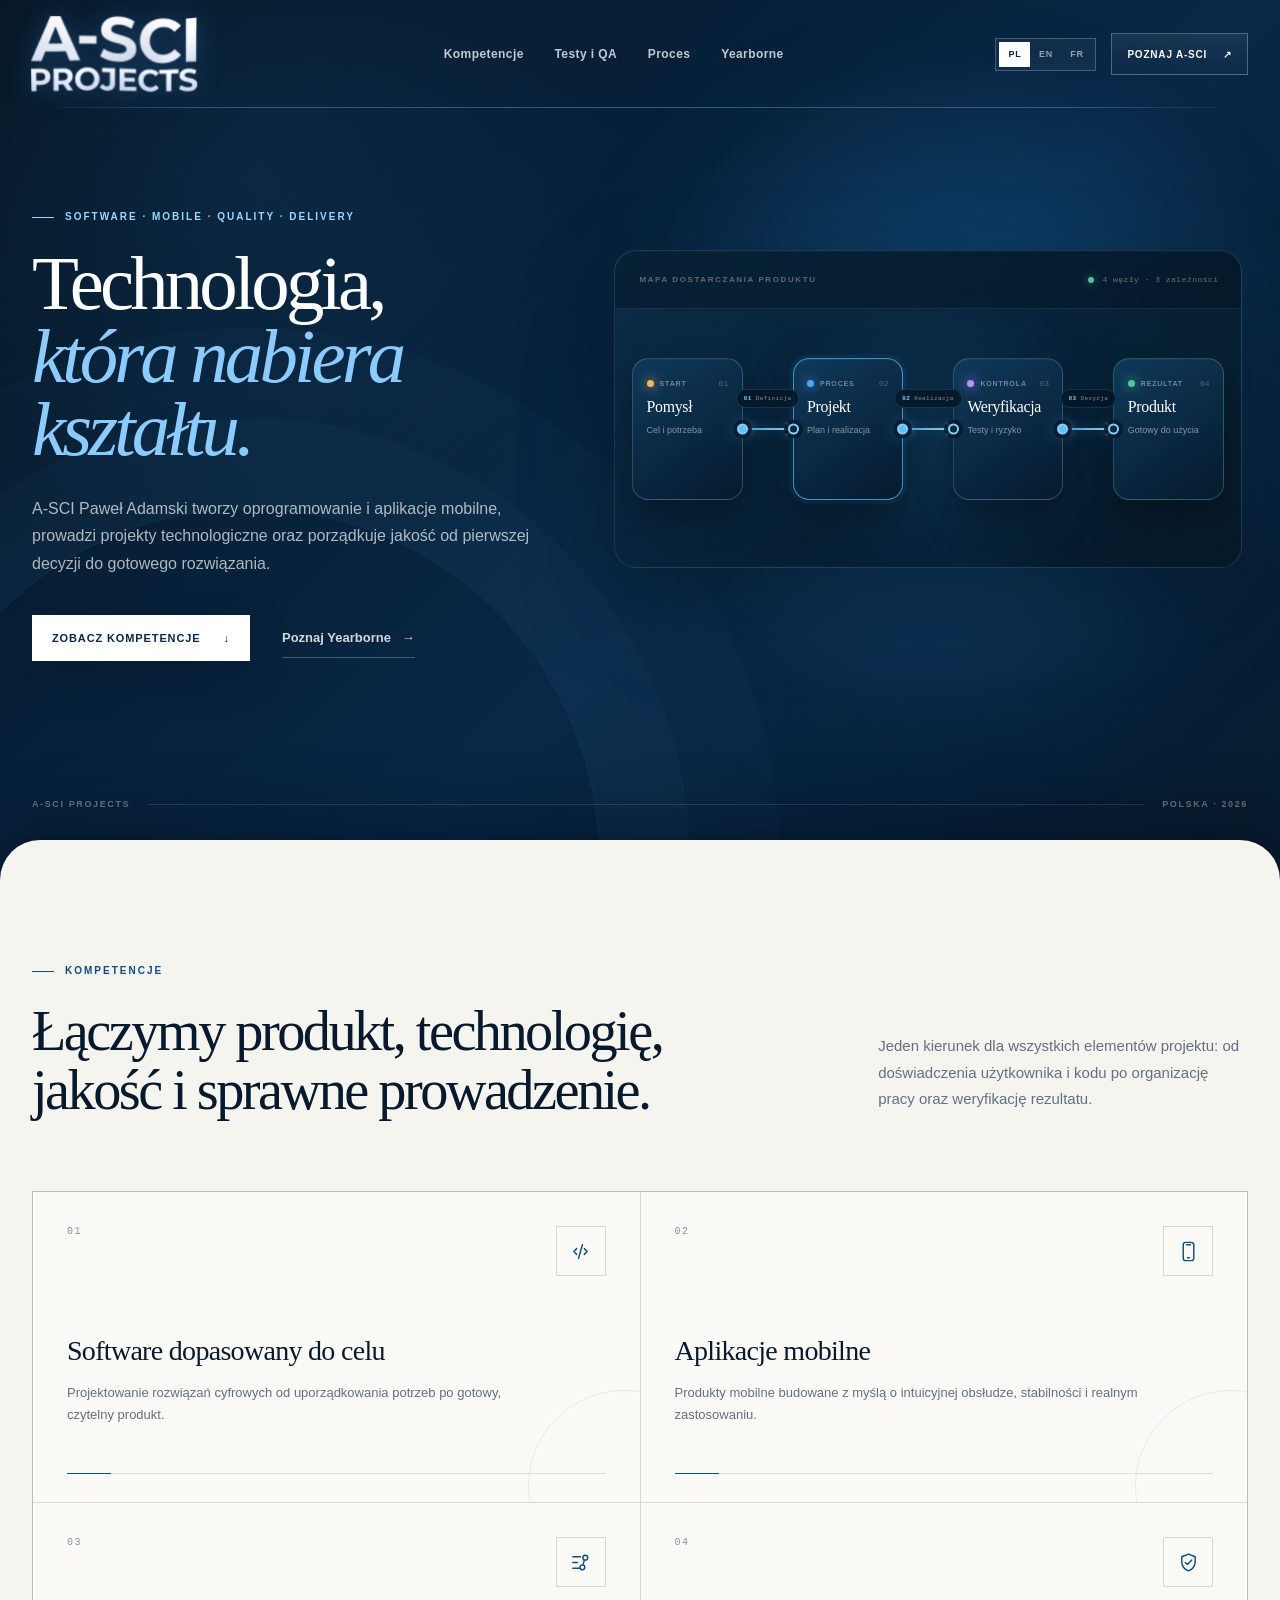
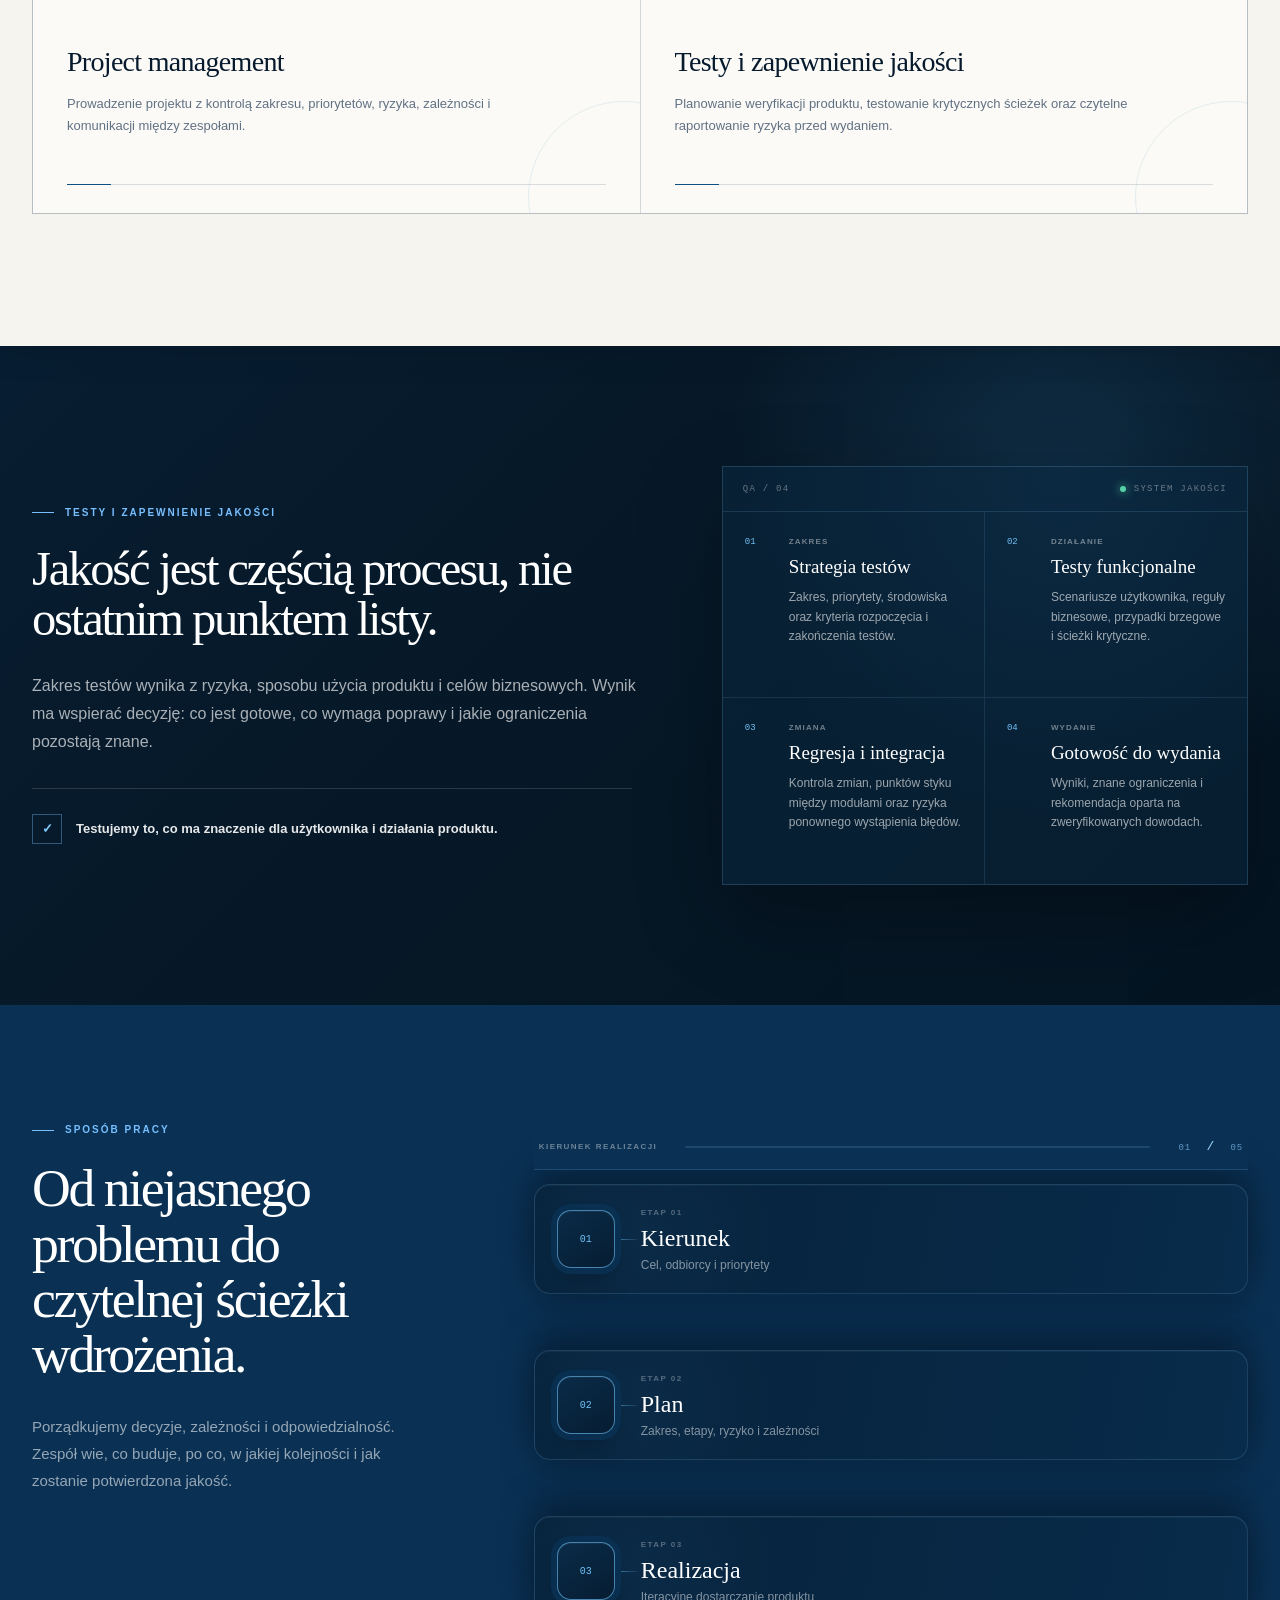
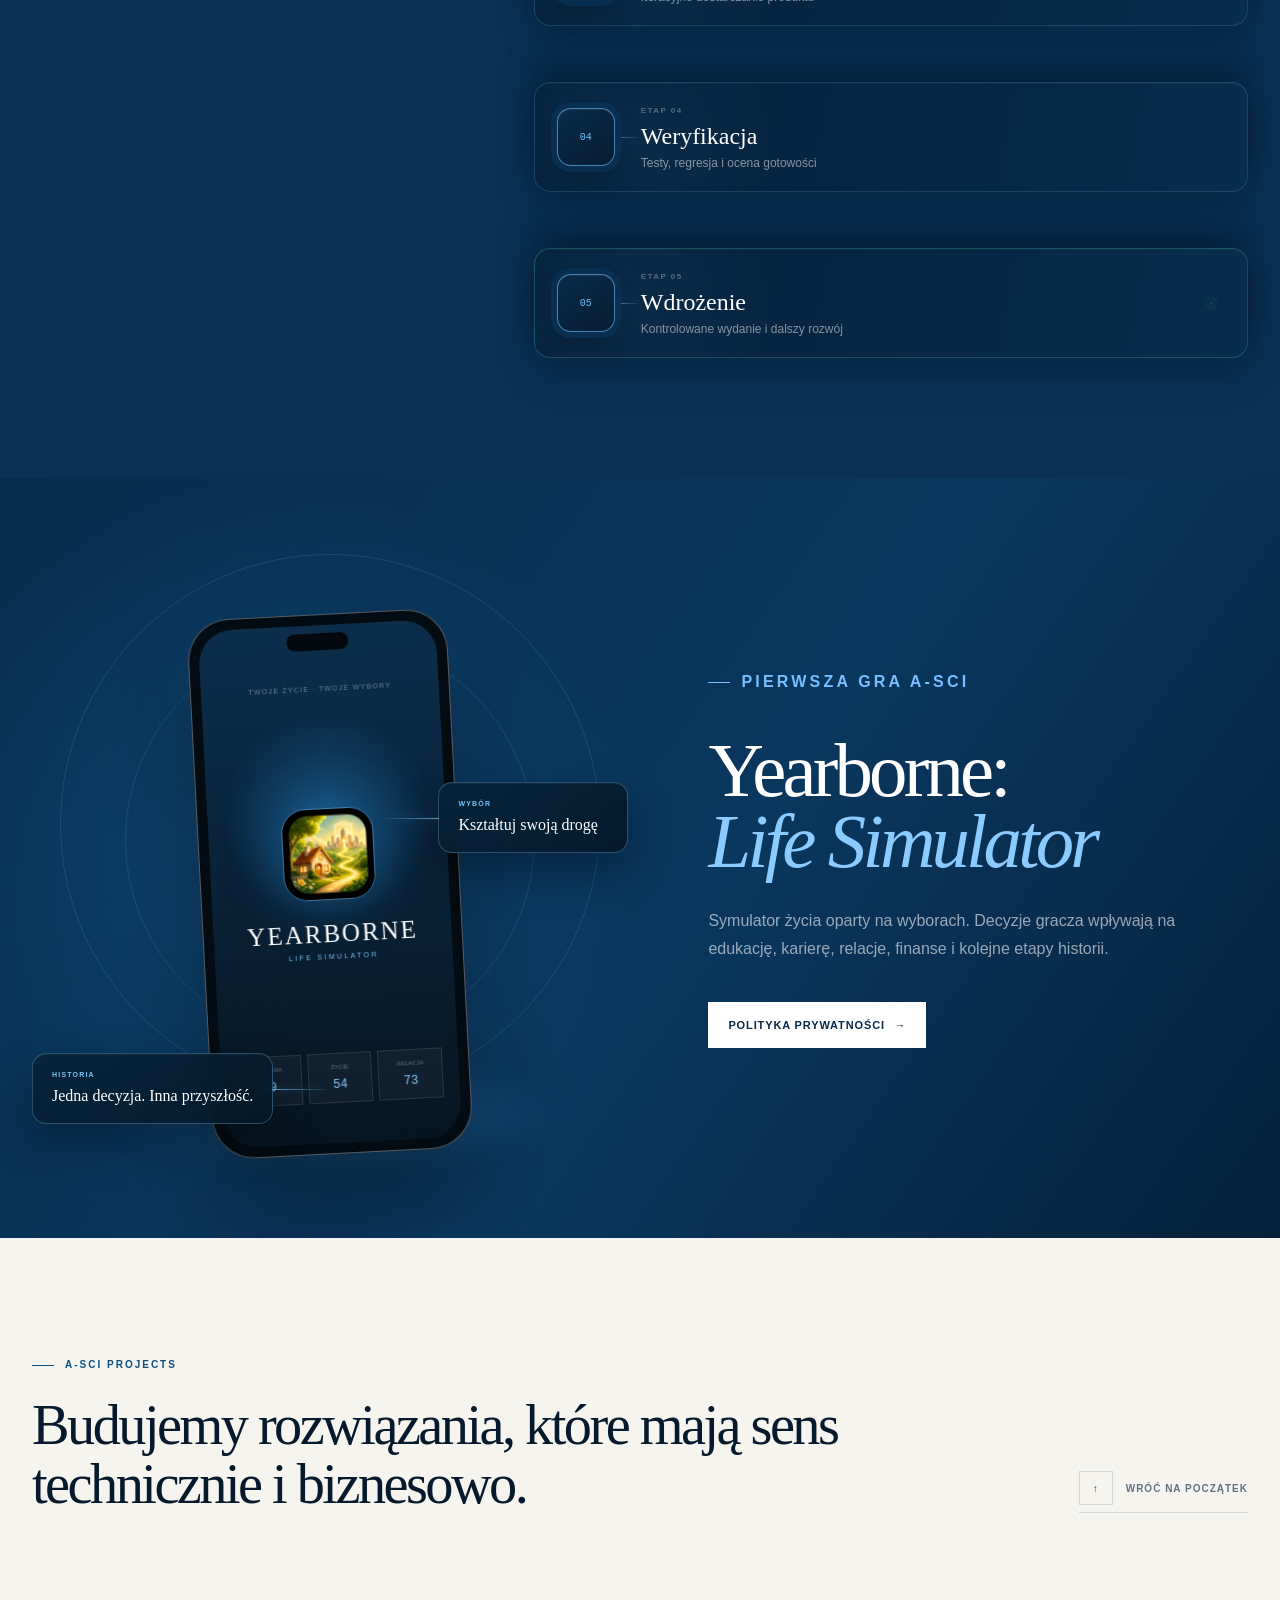
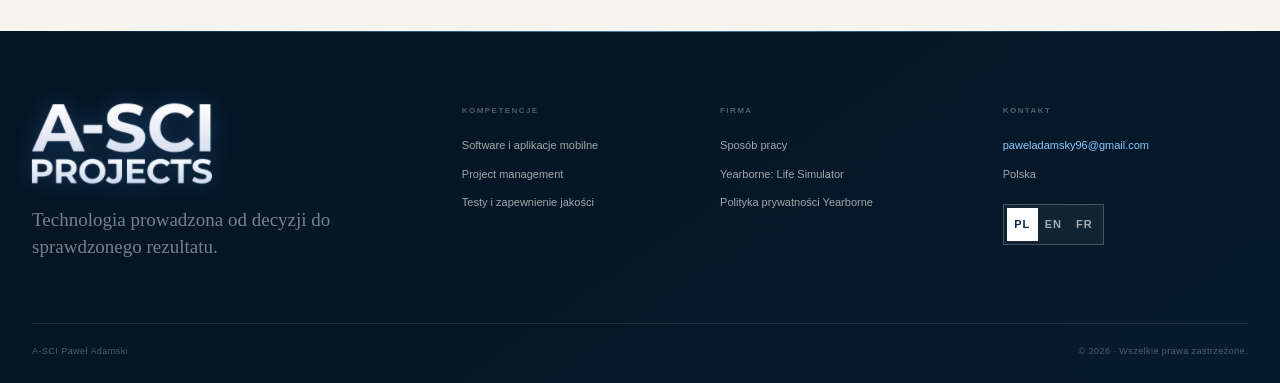
<file: index.html>
<!DOCTYPE html><html lang="pl"><head><meta charSet="utf-8"/><meta name="viewport" content="width=device-width, initial-scale=1"/><link rel="preload" href="/assets/a-sci-logo-white.svg" as="image"/><link rel="preload" href="/assets/yearborne-icon-384.jpg" as="image"/><title>A-SCI Paweł Adamski | Software, aplikacje mobilne, testy i project management</title><meta name="description" content="A-SCI Paweł Adamski tworzy oprogramowanie i aplikacje mobilne, prowadzi projekty technologiczne oraz wspiera testy i zapewnienie jakości."/><meta name="keywords" content="A-SCI,software,aplikacje mobilne,mobile apps,testing,quality assurance,project management,Yearborne"/><meta name="author" content="A-SCI Paweł Adamski"/><link rel="icon" type="image/svg+xml" href="/favicon.svg"/><link rel="canonical" href="/"/><link rel="alternate" hrefLang="pl" href="/"/><link rel="alternate" hrefLang="en" href="/en/"/><link rel="alternate" hrefLang="fr" href="/fr/"/>
<link rel="stylesheet" href="/assets/site.css?v=r9"/><script src="/assets/a-sci-premium.js?v=r9" defer></script></head><body><main lang="pl"><header class="site-header"><span class="hdr-fx" aria-hidden="true"><span class="hdr-glass"></span><span class="hdr-line"><i></i></span></span><a class="brand" href="/#start" data-asci="mark" aria-label="A-SCI Projects - strona główna"><img src="/assets/a-sci-logo-white.svg" alt="A-SCI Projects" width="590" height="263"/></a><nav aria-label="Nawigacja główna"><a href="#kompetencje">Kompetencje</a><a href="#jakosc">Testy i QA</a><a href="#proces">Proces</a><a href="#yearborne">Yearborne</a></nav><div class="header-tools"><div class="language-switcher" aria-label="Wybierz język"><a href="/" hrefLang="pl" lang="pl" aria-current="page">PL</a><a href="/en/" hrefLang="en" lang="en">EN</a><a href="/fr/" hrefLang="fr" lang="fr">FR</a></div><a class="header-cta" href="#kompetencje">Poznaj A-SCI<span aria-hidden="true">↗</span></a></div></header><section class="hero" id="start"><div class="hero-glow" aria-hidden="true"></div><div class="hero-copy"><p class="eyebrow"><span></span> Software · Mobile · Quality · Delivery</p><h1>Technologia,<br/><em>która nabiera kształtu.</em></h1><p class="hero-lead">A-SCI Paweł Adamski tworzy oprogramowanie i aplikacje mobilne, prowadzi projekty technologiczne oraz porządkuje jakość od pierwszej decyzji do gotowego rozwiązania.</p><div class="hero-actions"><a class="button button-primary" href="#kompetencje">Zobacz kompetencje<span aria-hidden="true">↓</span></a><a class="text-link" href="#yearborne">Poznaj Yearborne <span aria-hidden="true">→</span></a></div></div><div class="flow-stage" aria-label="Schemat procesu od pomysłu, przez projekt i weryfikację, do produktu"><div class="flow-stage-head"><div class="flow-caption">Mapa dostarczania produktu</div><div class="flow-meta"><i></i> 4 węzły · 3 zależności</div></div><div class="flow-grid" aria-hidden="true"></div><div class="flow-track"><div class="flow-track-item"><article class="flow-node flow-node-1"><div class="node-head"><span class="node-dot node-dot-1"></span><small>START</small><span class="node-number">01</span></div><strong>Pomysł</strong><p>Cel i potrzeba</p><i class="node-port node-port-in"></i><i class="node-port node-port-out"></i></article><div class="flow-bridge flow-bridge-1" aria-hidden="true"><span class="flow-bridge-label"><b>01</b>Definicja</span><span class="flow-bridge-line"><i></i></span></div></div><div class="flow-track-item"><article class="flow-node flow-node-2 active"><div class="node-head"><span class="node-dot node-dot-2"></span><small>PROCES</small><span class="node-number">02</span></div><strong>Projekt</strong><p>Plan i realizacja</p><i class="node-port node-port-in"></i><i class="node-port node-port-out"></i></article><div class="flow-bridge flow-bridge-2" aria-hidden="true"><span class="flow-bridge-label"><b>02</b>Realizacja</span><span class="flow-bridge-line"><i></i></span></div></div><div class="flow-track-item"><article class="flow-node flow-node-3"><div class="node-head"><span class="node-dot node-dot-3"></span><small>KONTROLA</small><span class="node-number">03</span></div><strong>Weryfikacja</strong><p>Testy i ryzyko</p><i class="node-port node-port-in"></i><i class="node-port node-port-out"></i></article><div class="flow-bridge flow-bridge-3" aria-hidden="true"><span class="flow-bridge-label"><b>03</b>Decyzja</span><span class="flow-bridge-line"><i></i></span></div></div><div class="flow-track-item"><article class="flow-node flow-node-4"><div class="node-head"><span class="node-dot node-dot-4"></span><small>REZULTAT</small><span class="node-number">04</span></div><strong>Produkt</strong><p>Gotowy do użycia</p><i class="node-port node-port-in"></i><i class="node-port node-port-out"></i></article></div></div></div><div class="hero-footer"><span>A-SCI Projects</span><span class="hero-footer-line"></span><span>Polska · 2026</span></div></section><section class="services section" id="kompetencje"><div class="section-heading"><p class="eyebrow dark"><span></span> Kompetencje</p><h2>Łączymy produkt, technologię, jakość i sprawne prowadzenie.</h2><p class="section-intro">Jeden kierunek dla wszystkich elementów projektu: od doświadczenia użytkownika i kodu po organizację pracy oraz weryfikację rezultatu.</p></div><div class="services-grid"><article class="service-card"><div class="card-top"><span>01</span><div class="service-icon"><svg viewBox="0 0 24 24" aria-hidden="true"><path d="m8 9-3 3 3 3M16 9l3 3-3 3M14 5l-4 14"></path></svg></div></div><h3>Software dopasowany do celu</h3><p>Projektowanie rozwiązań cyfrowych od uporządkowania potrzeb po gotowy, czytelny produkt.</p><div class="card-rule"></div></article><article class="service-card"><div class="card-top"><span>02</span><div class="service-icon"><svg viewBox="0 0 24 24" aria-hidden="true"><rect x="6.5" y="2.5" width="11" height="19" rx="2.5"></rect><path d="M10 5h4M11 18.5h2"></path></svg></div></div><h3>Aplikacje mobilne</h3><p>Produkty mobilne budowane z myślą o intuicyjnej obsłudze, stabilności i realnym zastosowaniu.</p><div class="card-rule"></div></article><article class="service-card"><div class="card-top"><span>03</span><div class="service-icon"><svg viewBox="0 0 24 24" aria-hidden="true"><path d="M4 6h8M4 12h5M4 18h7"></path><circle cx="17" cy="7" r="2.5"></circle><circle cx="14" cy="17" r="2.5"></circle><path d="m16 9.5-1.4 5"></path></svg></div></div><h3>Project management</h3><p>Prowadzenie projektu z kontrolą zakresu, priorytetów, ryzyka, zależności i komunikacji między zespołami.</p><div class="card-rule"></div></article><article class="service-card"><div class="card-top"><span>04</span><div class="service-icon"><svg viewBox="0 0 24 24" aria-hidden="true"><path d="M12 3.2 19 6v5.2c0 4.3-2.8 7.8-7 9.6-4.2-1.8-7-5.3-7-9.6V6l7-2.8Z"></path><path d="m8.7 12 2.1 2.1 4.6-4.8"></path></svg></div></div><h3>Testy i zapewnienie jakości</h3><p>Planowanie weryfikacji produktu, testowanie krytycznych ścieżek oraz czytelne raportowanie ryzyka przed wydaniem.</p><div class="card-rule"></div></article></div></section><section class="quality section" id="jakosc"><div class="quality-copy"><p class="eyebrow light"><span></span> Testy i zapewnienie jakości</p><h2>Jakość jest częścią procesu, nie ostatnim punktem listy.</h2><p>Zakres testów wynika z ryzyka, sposobu użycia produktu i celów biznesowych. Wynik ma wspierać decyzję: co jest gotowe, co wymaga poprawy i jakie ograniczenia pozostają znane.</p><div class="quality-statement"><span aria-hidden="true">✓</span>Testujemy to, co ma znaczenie dla użytkownika i działania produktu.</div></div><div class="quality-panel"><div class="quality-panel-head"><span>QA / 04</span><span class="quality-status"><i></i> SYSTEM JAKOŚCI</span></div><div class="quality-grid"><article class="quality-item"><div class="quality-index">01</div><div><small>ZAKRES</small><h3>Strategia testów</h3><p>Zakres, priorytety, środowiska oraz kryteria rozpoczęcia i zakończenia testów.</p></div></article><article class="quality-item"><div class="quality-index">02</div><div><small>DZIAŁANIE</small><h3>Testy funkcjonalne</h3><p>Scenariusze użytkownika, reguły biznesowe, przypadki brzegowe i ścieżki krytyczne.</p></div></article><article class="quality-item"><div class="quality-index">03</div><div><small>ZMIANA</small><h3>Regresja i integracja</h3><p>Kontrola zmian, punktów styku między modułami oraz ryzyka ponownego wystąpienia błędów.</p></div></article><article class="quality-item"><div class="quality-index">04</div><div><small>WYDANIE</small><h3>Gotowość do wydania</h3><p>Wyniki, znane ograniczenia i rekomendacja oparta na zweryfikowanych dowodach.</p></div></article></div></div></section><section class="process section" id="proces"><div class="process-copy"><p class="eyebrow light"><span></span> Sposób pracy</p><h2>Od niejasnego problemu do czytelnej ścieżki wdrożenia.</h2><p>Porządkujemy decyzje, zależności i odpowiedzialność. Zespół wie, co buduje, po co, w jakiej kolejności i jak zostanie potwierdzona jakość.</p></div><div class="process-flow"><div class="process-flow-head"><span>Kierunek realizacji</span><b>01 <i aria-hidden="true">→</i> 05</b></div><article class="process-step"><div class="step-port"><span>01</span></div><div class="step-content"><small>Etap 01</small><h3>Kierunek</h3><p>Cel, odbiorcy i priorytety</p></div><span class="process-connector" aria-hidden="true"><i></i></span></article><article class="process-step"><div class="step-port"><span>02</span></div><div class="step-content"><small>Etap 02</small><h3>Plan</h3><p>Zakres, etapy, ryzyko i zależności</p></div><span class="process-connector" aria-hidden="true"><i></i></span></article><article class="process-step"><div class="step-port"><span>03</span></div><div class="step-content"><small>Etap 03</small><h3>Realizacja</h3><p>Iteracyjne dostarczanie produktu</p></div><span class="process-connector" aria-hidden="true"><i></i></span></article><article class="process-step"><div class="step-port"><span>04</span></div><div class="step-content"><small>Etap 04</small><h3>Weryfikacja</h3><p>Testy, regresja i ocena gotowości</p></div><span class="process-connector" aria-hidden="true"><i></i></span></article><article class="process-step"><div class="step-port"><span>05</span></div><div class="step-content"><small>Etap 05</small><h3>Wdrożenie</h3><p>Kontrolowane wydanie i dalszy rozwój</p></div><span class="process-complete" aria-hidden="true">✓</span></article></div></section><section class="yearborne section" id="yearborne"><div class="yearborne-visual" aria-hidden="true"><div class="orbit orbit-one"></div><div class="orbit orbit-two"></div><div class="phone"><div class="phone-speaker"></div><div class="phone-screen"><div class="game-kicker">TWOJE ŻYCIE · TWOJE WYBORY</div><div class="game-mark"><img src="/assets/yearborne-icon-384.jpg" alt="" width="384" height="384" loading="lazy" decoding="async"/></div><div class="game-title">YEARBORNE</div><div class="game-subtitle">LIFE SIMULATOR</div><div class="game-stats"><span><b>Kariera</b><i>78</i></span><span><b>Życie</b><i>64</i></span><span><b>Relacja</b><i>91</i></span></div></div></div><div class="float-card float-one"><span>WYBÓR</span><b>Kształtuj swoją drogę</b></div><div class="float-card float-two"><span>HISTORIA</span><b>Jedna decyzja. Inna przyszłość.</b></div></div><div class="yearborne-copy"><p class="eyebrow light"><span></span> Pierwsza gra A-SCI</p><h2>Yearborne:<br/><em>Life Simulator</em></h2><p>Symulator życia oparty na wyborach. Decyzje gracza wpływają na edukację, karierę, relacje, finanse i kolejne etapy historii.</p><div class="yearborne-links"><a class="button button-light" href="/privacy-policy/">Polityka prywatności<span aria-hidden="true">→</span></a></div></div></section><section class="closing section"><div><p class="eyebrow dark"><span></span> A-SCI Projects</p><h2>Budujemy rozwiązania, które mają sens technicznie i biznesowo.</h2></div><a class="closing-link" href="#start" aria-label="Wróć na początek strony"><span>↑</span>Wróć na początek</a></section><footer class="site-footer"><div class="footer-main"><div class="footer-identity"><a class="footer-brand" href="#top" data-asci="mark" data-wave="0" aria-label="A-SCI Projects – wróć na początek strony"><img src="/assets/a-sci-logo-white.svg" alt="A-SCI Projects" width="590" height="263"/><span class="brand-top-hint" aria-hidden="true"><svg viewBox="0 0 24 24" aria-hidden="true" focusable="false"><path d="M12 19V5M5.5 11.5 12 5l6.5 6.5"/></svg></span></a><p>Technologia prowadzona od decyzji do sprawdzonego rezultatu.</p></div><div class="footer-column"><h3>Kompetencje</h3><a href="#kompetencje">Software i aplikacje mobilne</a><a href="#kompetencje">Project management</a><a href="#jakosc">Testy i zapewnienie jakości</a></div><div class="footer-column"><h3>Firma</h3><a href="#proces">Sposób pracy</a><a href="#yearborne">Yearborne: Life Simulator</a><a href="/privacy-policy/">Polityka prywatności Yearborne</a></div><div class="footer-column footer-contact"><h3>Kontakt</h3><a href="mailto:paweladamsky96@gmail.com">paweladamsky96@gmail.com</a><span>Polska</span><div class="language-switcher language-switcher-compact" aria-label="Wybierz język"><a href="/" hrefLang="pl" lang="pl" aria-current="page">PL</a><a href="/en/" hrefLang="en" lang="en">EN</a><a href="/fr/" hrefLang="fr" lang="fr">FR</a></div></div></div><div class="footer-bottom"><span>A-SCI Paweł Adamski</span><span>© 2026 · Wszelkie prawa zastrzeżone.</span></div></footer></main><a class="asci-top" href="#top" aria-label="Wróć na początek strony" aria-hidden="true" tabindex="-1"><span class="asci-top-card"><span class="asci-top-fallback"><img src="/assets/a-sci-logo-white.svg" alt="" width="590" height="263"/></span></span><span class="asci-top-arrow" aria-hidden="true"><svg viewBox="0 0 24 24" aria-hidden="true" focusable="false"><path d="M12 19V5M5.5 11.5 12 5l6.5 6.5"/></svg></span><span class="asci-top-label" aria-hidden="true">Na górę</span></a></body></html>
</file>
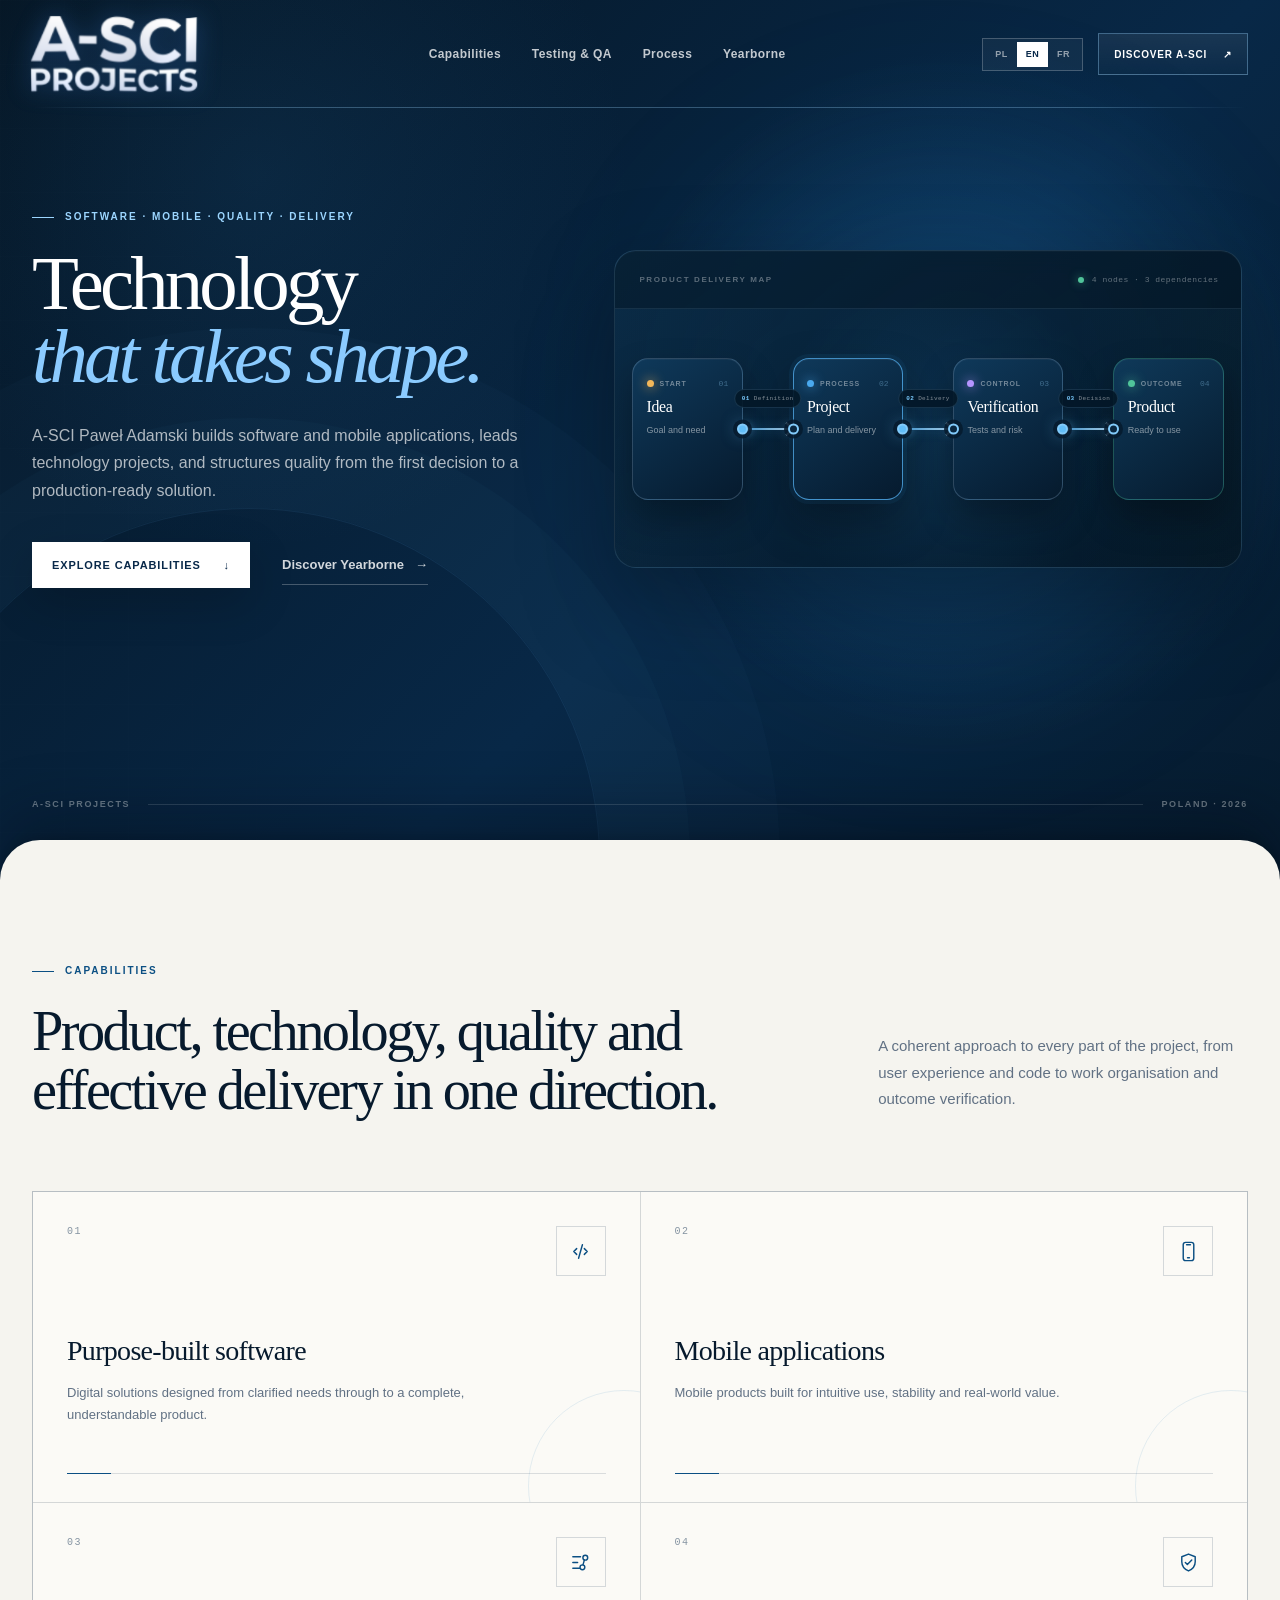
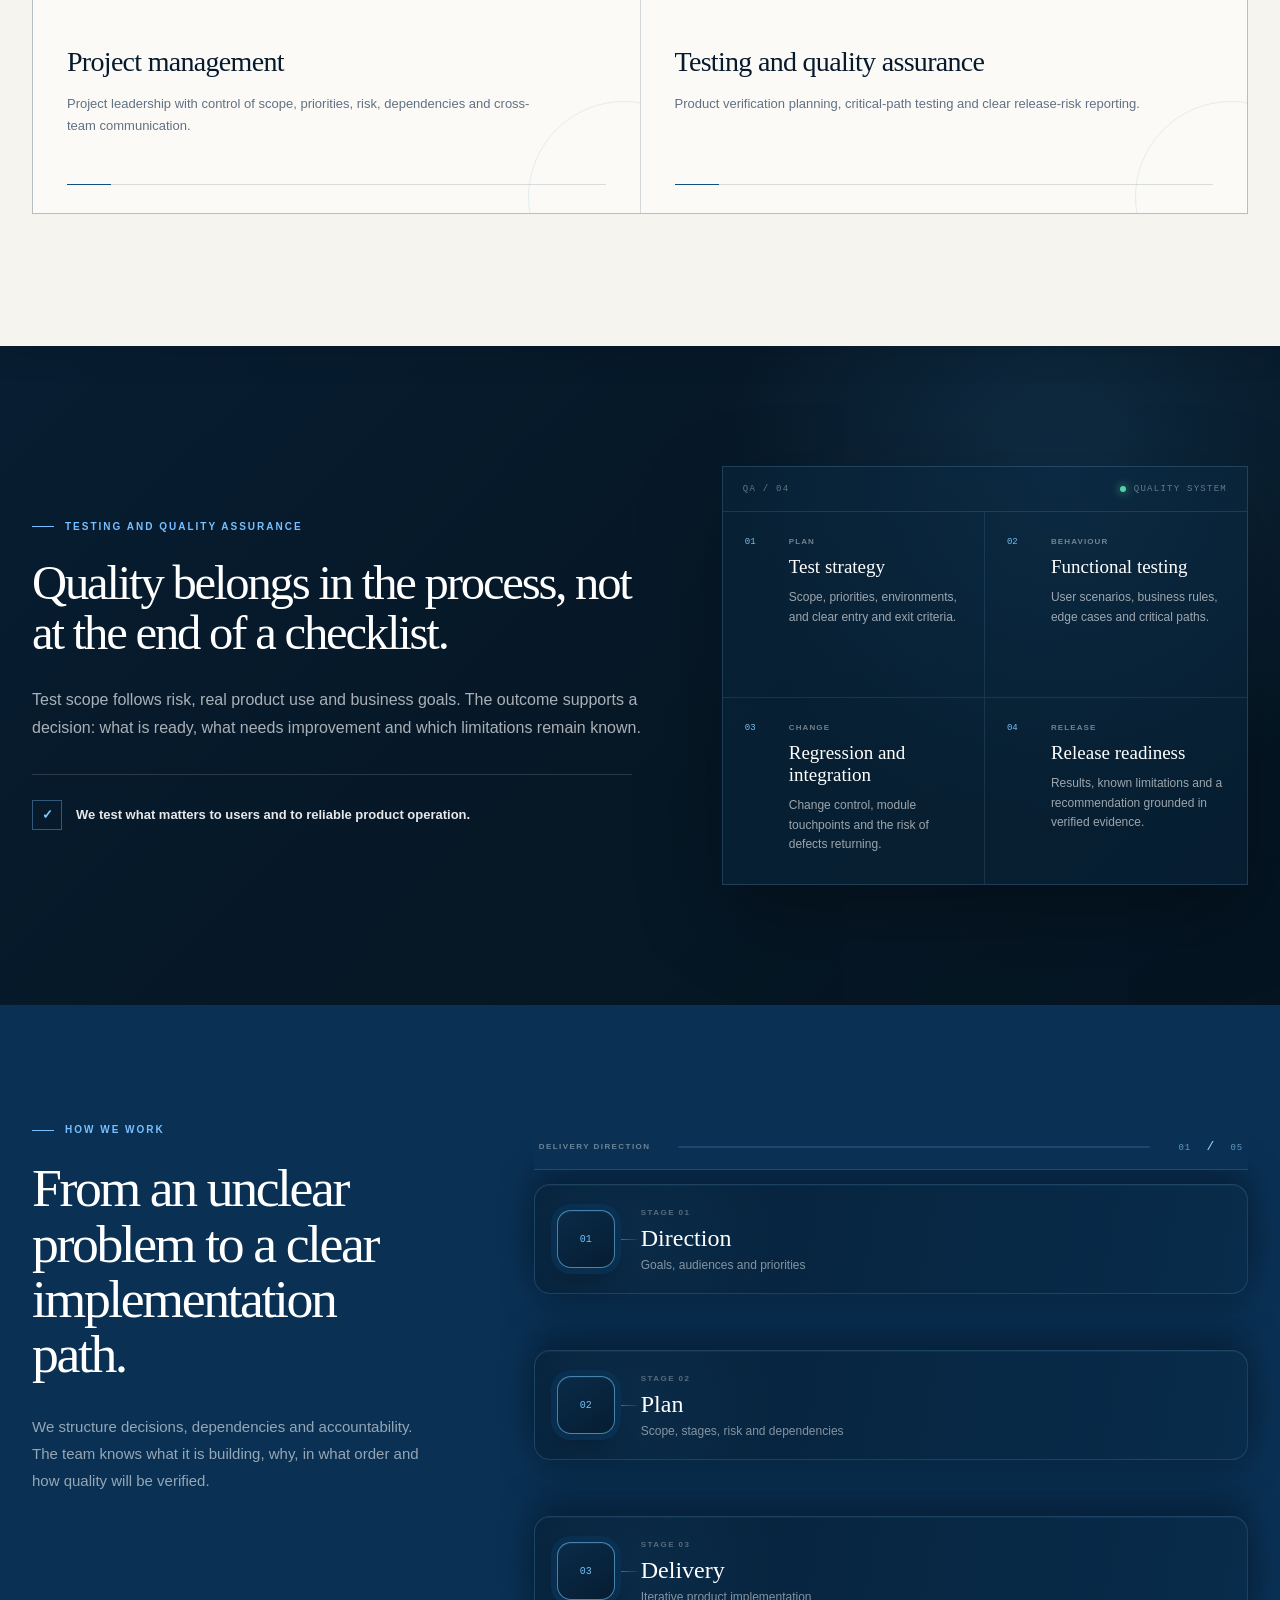
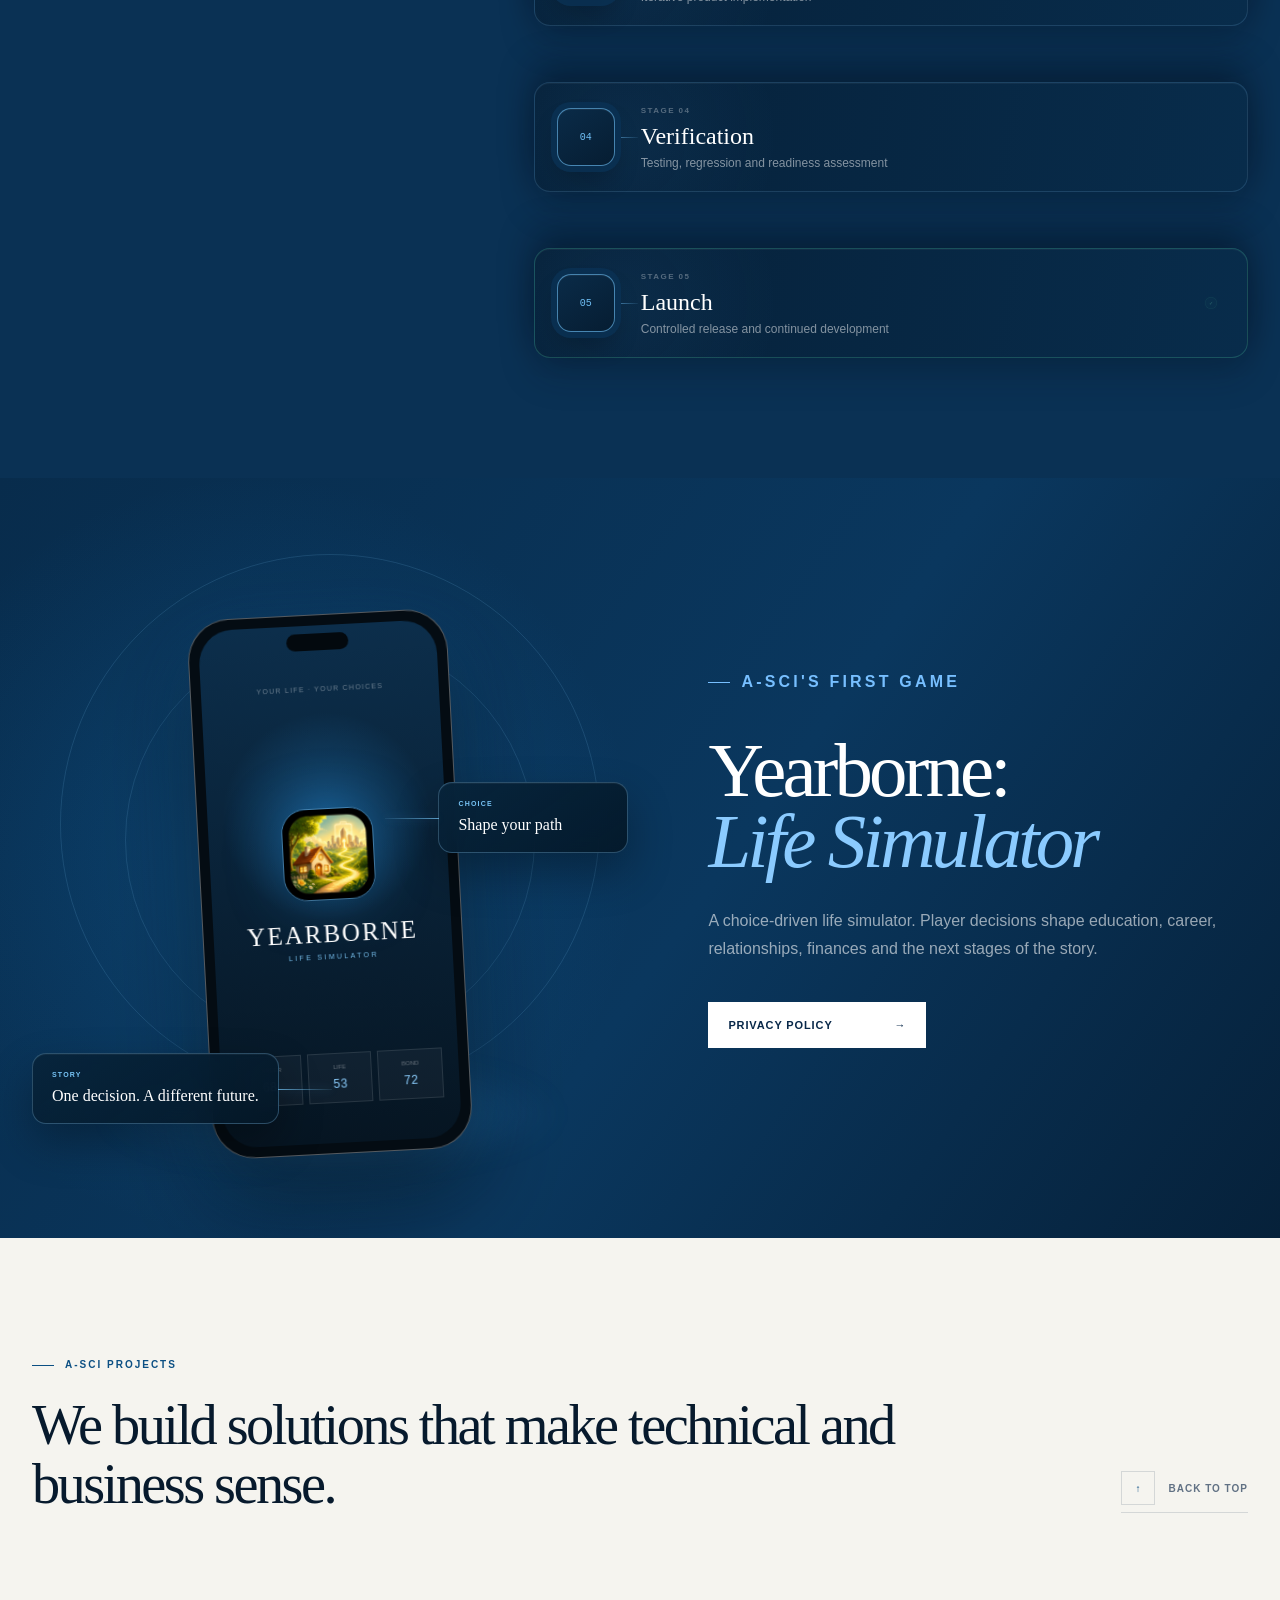
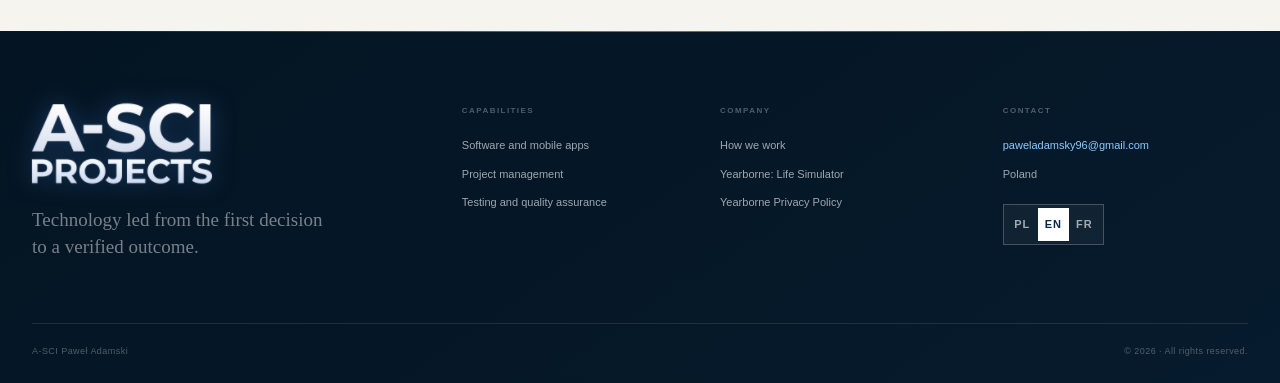
<file: en/index.html>
<!DOCTYPE html><html lang="en"><head><meta charSet="utf-8"/><meta name="viewport" content="width=device-width, initial-scale=1"/><link rel="preload" href="/assets/a-sci-logo-white.svg" as="image"/><link rel="preload" href="/assets/yearborne-icon-384.jpg" as="image"/><title>A-SCI Paweł Adamski | Software, mobile apps, testing and project management</title><meta name="description" content="A-SCI Paweł Adamski builds software and mobile applications, leads technology projects, and supports testing and quality assurance."/><meta name="keywords" content="A-SCI,software,aplikacje mobilne,mobile apps,testing,quality assurance,project management,Yearborne"/><meta name="author" content="A-SCI Paweł Adamski"/><link rel="icon" type="image/svg+xml" href="/favicon.svg"/><link rel="canonical" href="/en/"/><link rel="alternate" hrefLang="pl" href="/"/><link rel="alternate" hrefLang="en" href="/en/"/><link rel="alternate" hrefLang="fr" href="/fr/"/>
<link rel="stylesheet" href="/assets/site.css?v=r9"/><script src="/assets/a-sci-premium.js?v=r9" defer></script></head><body><main lang="en"><header class="site-header"><span class="hdr-fx" aria-hidden="true"><span class="hdr-glass"></span><span class="hdr-line"><i></i></span></span><a class="brand" href="/en/#start" data-asci="mark" aria-label="A-SCI Projects - home page"><img src="/assets/a-sci-logo-white.svg" alt="A-SCI Projects" width="590" height="263"/></a><nav aria-label="Main navigation"><a href="#kompetencje">Capabilities</a><a href="#jakosc">Testing &amp; QA</a><a href="#proces">Process</a><a href="#yearborne">Yearborne</a></nav><div class="header-tools"><div class="language-switcher" aria-label="Choose language"><a href="/" hrefLang="pl" lang="pl">PL</a><a href="/en/" hrefLang="en" lang="en" aria-current="page">EN</a><a href="/fr/" hrefLang="fr" lang="fr">FR</a></div><a class="header-cta" href="#kompetencje">Discover A-SCI<span aria-hidden="true">↗</span></a></div></header><section class="hero" id="start"><div class="hero-glow" aria-hidden="true"></div><div class="hero-copy"><p class="eyebrow"><span></span> Software · Mobile · Quality · Delivery</p><h1>Technology<br/><em>that takes shape.</em></h1><p class="hero-lead">A-SCI Paweł Adamski builds software and mobile applications, leads technology projects, and structures quality from the first decision to a production-ready solution.</p><div class="hero-actions"><a class="button button-primary" href="#kompetencje">Explore capabilities<span aria-hidden="true">↓</span></a><a class="text-link" href="#yearborne">Discover Yearborne <span aria-hidden="true">→</span></a></div></div><div class="flow-stage" aria-label="Process map from idea through project and verification to product"><div class="flow-stage-head"><div class="flow-caption">Product delivery map</div><div class="flow-meta"><i></i> 4 nodes · 3 dependencies</div></div><div class="flow-grid" aria-hidden="true"></div><div class="flow-track"><div class="flow-track-item"><article class="flow-node flow-node-1"><div class="node-head"><span class="node-dot node-dot-1"></span><small>START</small><span class="node-number">01</span></div><strong>Idea</strong><p>Goal and need</p><i class="node-port node-port-in"></i><i class="node-port node-port-out"></i></article><div class="flow-bridge flow-bridge-1" aria-hidden="true"><span class="flow-bridge-label"><b>01</b>Definition</span><span class="flow-bridge-line"><i></i></span></div></div><div class="flow-track-item"><article class="flow-node flow-node-2 active"><div class="node-head"><span class="node-dot node-dot-2"></span><small>PROCESS</small><span class="node-number">02</span></div><strong>Project</strong><p>Plan and delivery</p><i class="node-port node-port-in"></i><i class="node-port node-port-out"></i></article><div class="flow-bridge flow-bridge-2" aria-hidden="true"><span class="flow-bridge-label"><b>02</b>Delivery</span><span class="flow-bridge-line"><i></i></span></div></div><div class="flow-track-item"><article class="flow-node flow-node-3"><div class="node-head"><span class="node-dot node-dot-3"></span><small>CONTROL</small><span class="node-number">03</span></div><strong>Verification</strong><p>Tests and risk</p><i class="node-port node-port-in"></i><i class="node-port node-port-out"></i></article><div class="flow-bridge flow-bridge-3" aria-hidden="true"><span class="flow-bridge-label"><b>03</b>Decision</span><span class="flow-bridge-line"><i></i></span></div></div><div class="flow-track-item"><article class="flow-node flow-node-4"><div class="node-head"><span class="node-dot node-dot-4"></span><small>OUTCOME</small><span class="node-number">04</span></div><strong>Product</strong><p>Ready to use</p><i class="node-port node-port-in"></i><i class="node-port node-port-out"></i></article></div></div></div><div class="hero-footer"><span>A-SCI Projects</span><span class="hero-footer-line"></span><span>Poland · 2026</span></div></section><section class="services section" id="kompetencje"><div class="section-heading"><p class="eyebrow dark"><span></span> Capabilities</p><h2>Product, technology, quality and effective delivery in one direction.</h2><p class="section-intro">A coherent approach to every part of the project, from user experience and code to work organisation and outcome verification.</p></div><div class="services-grid"><article class="service-card"><div class="card-top"><span>01</span><div class="service-icon"><svg viewBox="0 0 24 24" aria-hidden="true"><path d="m8 9-3 3 3 3M16 9l3 3-3 3M14 5l-4 14"></path></svg></div></div><h3>Purpose-built software</h3><p>Digital solutions designed from clarified needs through to a complete, understandable product.</p><div class="card-rule"></div></article><article class="service-card"><div class="card-top"><span>02</span><div class="service-icon"><svg viewBox="0 0 24 24" aria-hidden="true"><rect x="6.5" y="2.5" width="11" height="19" rx="2.5"></rect><path d="M10 5h4M11 18.5h2"></path></svg></div></div><h3>Mobile applications</h3><p>Mobile products built for intuitive use, stability and real-world value.</p><div class="card-rule"></div></article><article class="service-card"><div class="card-top"><span>03</span><div class="service-icon"><svg viewBox="0 0 24 24" aria-hidden="true"><path d="M4 6h8M4 12h5M4 18h7"></path><circle cx="17" cy="7" r="2.5"></circle><circle cx="14" cy="17" r="2.5"></circle><path d="m16 9.5-1.4 5"></path></svg></div></div><h3>Project management</h3><p>Project leadership with control of scope, priorities, risk, dependencies and cross-team communication.</p><div class="card-rule"></div></article><article class="service-card"><div class="card-top"><span>04</span><div class="service-icon"><svg viewBox="0 0 24 24" aria-hidden="true"><path d="M12 3.2 19 6v5.2c0 4.3-2.8 7.8-7 9.6-4.2-1.8-7-5.3-7-9.6V6l7-2.8Z"></path><path d="m8.7 12 2.1 2.1 4.6-4.8"></path></svg></div></div><h3>Testing and quality assurance</h3><p>Product verification planning, critical-path testing and clear release-risk reporting.</p><div class="card-rule"></div></article></div></section><section class="quality section" id="jakosc"><div class="quality-copy"><p class="eyebrow light"><span></span> Testing and quality assurance</p><h2>Quality belongs in the process, not at the end of a checklist.</h2><p>Test scope follows risk, real product use and business goals. The outcome supports a decision: what is ready, what needs improvement and which limitations remain known.</p><div class="quality-statement"><span aria-hidden="true">✓</span>We test what matters to users and to reliable product operation.</div></div><div class="quality-panel"><div class="quality-panel-head"><span>QA / 04</span><span class="quality-status"><i></i> QUALITY SYSTEM</span></div><div class="quality-grid"><article class="quality-item"><div class="quality-index">01</div><div><small>PLAN</small><h3>Test strategy</h3><p>Scope, priorities, environments, and clear entry and exit criteria.</p></div></article><article class="quality-item"><div class="quality-index">02</div><div><small>BEHAVIOUR</small><h3>Functional testing</h3><p>User scenarios, business rules, edge cases and critical paths.</p></div></article><article class="quality-item"><div class="quality-index">03</div><div><small>CHANGE</small><h3>Regression and integration</h3><p>Change control, module touchpoints and the risk of defects returning.</p></div></article><article class="quality-item"><div class="quality-index">04</div><div><small>RELEASE</small><h3>Release readiness</h3><p>Results, known limitations and a recommendation grounded in verified evidence.</p></div></article></div></div></section><section class="process section" id="proces"><div class="process-copy"><p class="eyebrow light"><span></span> How we work</p><h2>From an unclear problem to a clear implementation path.</h2><p>We structure decisions, dependencies and accountability. The team knows what it is building, why, in what order and how quality will be verified.</p></div><div class="process-flow"><div class="process-flow-head"><span>Delivery direction</span><b>01 <i aria-hidden="true">→</i> 05</b></div><article class="process-step"><div class="step-port"><span>01</span></div><div class="step-content"><small>Stage 01</small><h3>Direction</h3><p>Goals, audiences and priorities</p></div><span class="process-connector" aria-hidden="true"><i></i></span></article><article class="process-step"><div class="step-port"><span>02</span></div><div class="step-content"><small>Stage 02</small><h3>Plan</h3><p>Scope, stages, risk and dependencies</p></div><span class="process-connector" aria-hidden="true"><i></i></span></article><article class="process-step"><div class="step-port"><span>03</span></div><div class="step-content"><small>Stage 03</small><h3>Delivery</h3><p>Iterative product implementation</p></div><span class="process-connector" aria-hidden="true"><i></i></span></article><article class="process-step"><div class="step-port"><span>04</span></div><div class="step-content"><small>Stage 04</small><h3>Verification</h3><p>Testing, regression and readiness assessment</p></div><span class="process-connector" aria-hidden="true"><i></i></span></article><article class="process-step"><div class="step-port"><span>05</span></div><div class="step-content"><small>Stage 05</small><h3>Launch</h3><p>Controlled release and continued development</p></div><span class="process-complete" aria-hidden="true">✓</span></article></div></section><section class="yearborne section" id="yearborne"><div class="yearborne-visual" aria-hidden="true"><div class="orbit orbit-one"></div><div class="orbit orbit-two"></div><div class="phone"><div class="phone-speaker"></div><div class="phone-screen"><div class="game-kicker">YOUR LIFE · YOUR CHOICES</div><div class="game-mark"><img src="/assets/yearborne-icon-384.jpg" alt="" width="384" height="384" loading="lazy" decoding="async"/></div><div class="game-title">YEARBORNE</div><div class="game-subtitle">LIFE SIMULATOR</div><div class="game-stats"><span><b>Career</b><i>78</i></span><span><b>Life</b><i>64</i></span><span><b>Bond</b><i>91</i></span></div></div></div><div class="float-card float-one"><span>CHOICE</span><b>Shape your path</b></div><div class="float-card float-two"><span>STORY</span><b>One decision. A different future.</b></div></div><div class="yearborne-copy"><p class="eyebrow light"><span></span> A-SCI&#x27;s first game</p><h2>Yearborne:<br/><em>Life Simulator</em></h2><p>A choice-driven life simulator. Player decisions shape education, career, relationships, finances and the next stages of the story.</p><div class="yearborne-links"><a class="button button-light" href="/en/privacy-policy/">Privacy policy<span aria-hidden="true">→</span></a></div></div></section><section class="closing section"><div><p class="eyebrow dark"><span></span> A-SCI Projects</p><h2>We build solutions that make technical and business sense.</h2></div><a class="closing-link" href="#start" aria-label="Back to the top of the page"><span>↑</span>Back to top</a></section><footer class="site-footer"><div class="footer-main"><div class="footer-identity"><a class="footer-brand" href="#top" data-asci="mark" data-wave="0" aria-label="A-SCI Projects – back to the top of the page"><img src="/assets/a-sci-logo-white.svg" alt="A-SCI Projects" width="590" height="263"/><span class="brand-top-hint" aria-hidden="true"><svg viewBox="0 0 24 24" aria-hidden="true" focusable="false"><path d="M12 19V5M5.5 11.5 12 5l6.5 6.5"/></svg></span></a><p>Technology led from the first decision to a verified outcome.</p></div><div class="footer-column"><h3>Capabilities</h3><a href="#kompetencje">Software and mobile apps</a><a href="#kompetencje">Project management</a><a href="#jakosc">Testing and quality assurance</a></div><div class="footer-column"><h3>Company</h3><a href="#proces">How we work</a><a href="#yearborne">Yearborne: Life Simulator</a><a href="/en/privacy-policy/">Yearborne Privacy Policy</a></div><div class="footer-column footer-contact"><h3>Contact</h3><a href="mailto:paweladamsky96@gmail.com">paweladamsky96@gmail.com</a><span>Poland</span><div class="language-switcher language-switcher-compact" aria-label="Choose language"><a href="/" hrefLang="pl" lang="pl">PL</a><a href="/en/" hrefLang="en" lang="en" aria-current="page">EN</a><a href="/fr/" hrefLang="fr" lang="fr">FR</a></div></div></div><div class="footer-bottom"><span>A-SCI Paweł Adamski</span><span>© 2026 · All rights reserved.</span></div></footer></main><a class="asci-top" href="#top" aria-label="Back to the top of the page" aria-hidden="true" tabindex="-1"><span class="asci-top-card"><span class="asci-top-fallback"><img src="/assets/a-sci-logo-white.svg" alt="" width="590" height="263"/></span></span><span class="asci-top-arrow" aria-hidden="true"><svg viewBox="0 0 24 24" aria-hidden="true" focusable="false"><path d="M12 19V5M5.5 11.5 12 5l6.5 6.5"/></svg></span><span class="asci-top-label" aria-hidden="true">Back to top</span></a></body></html>
</file>
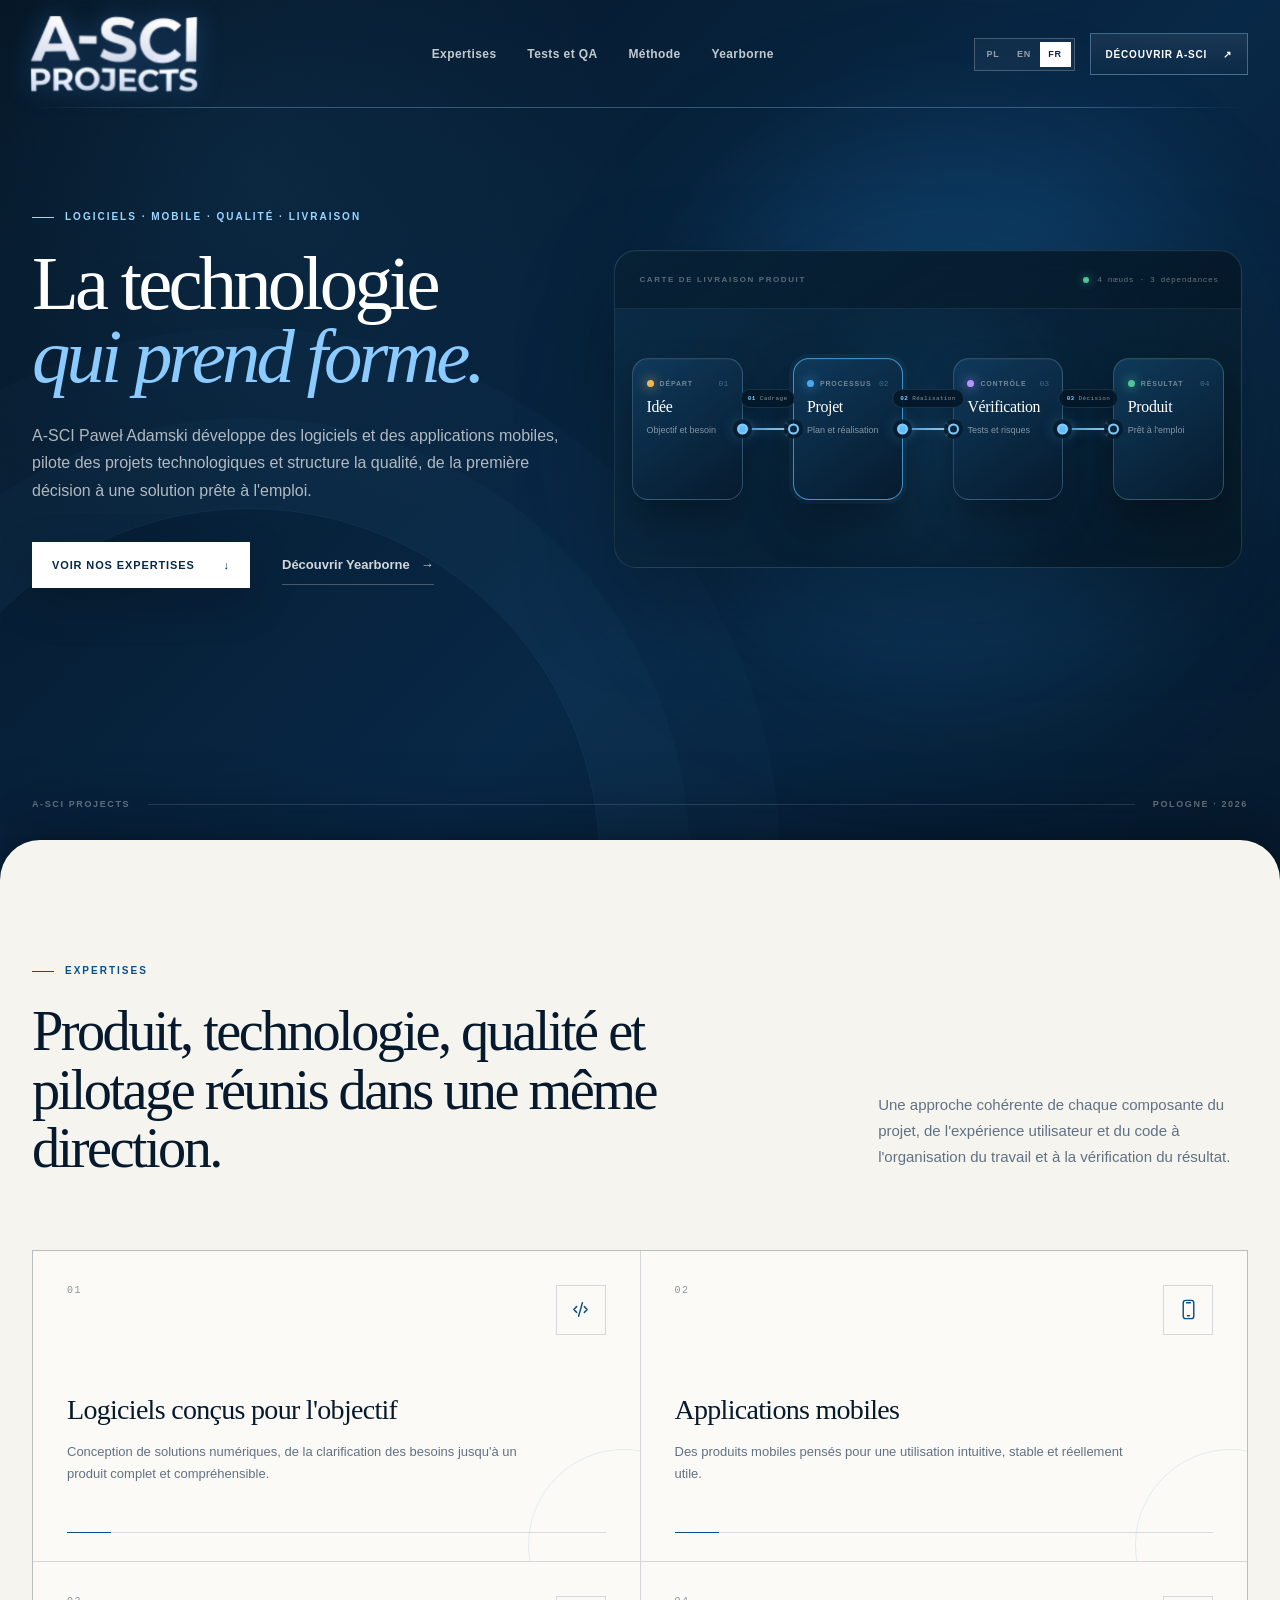
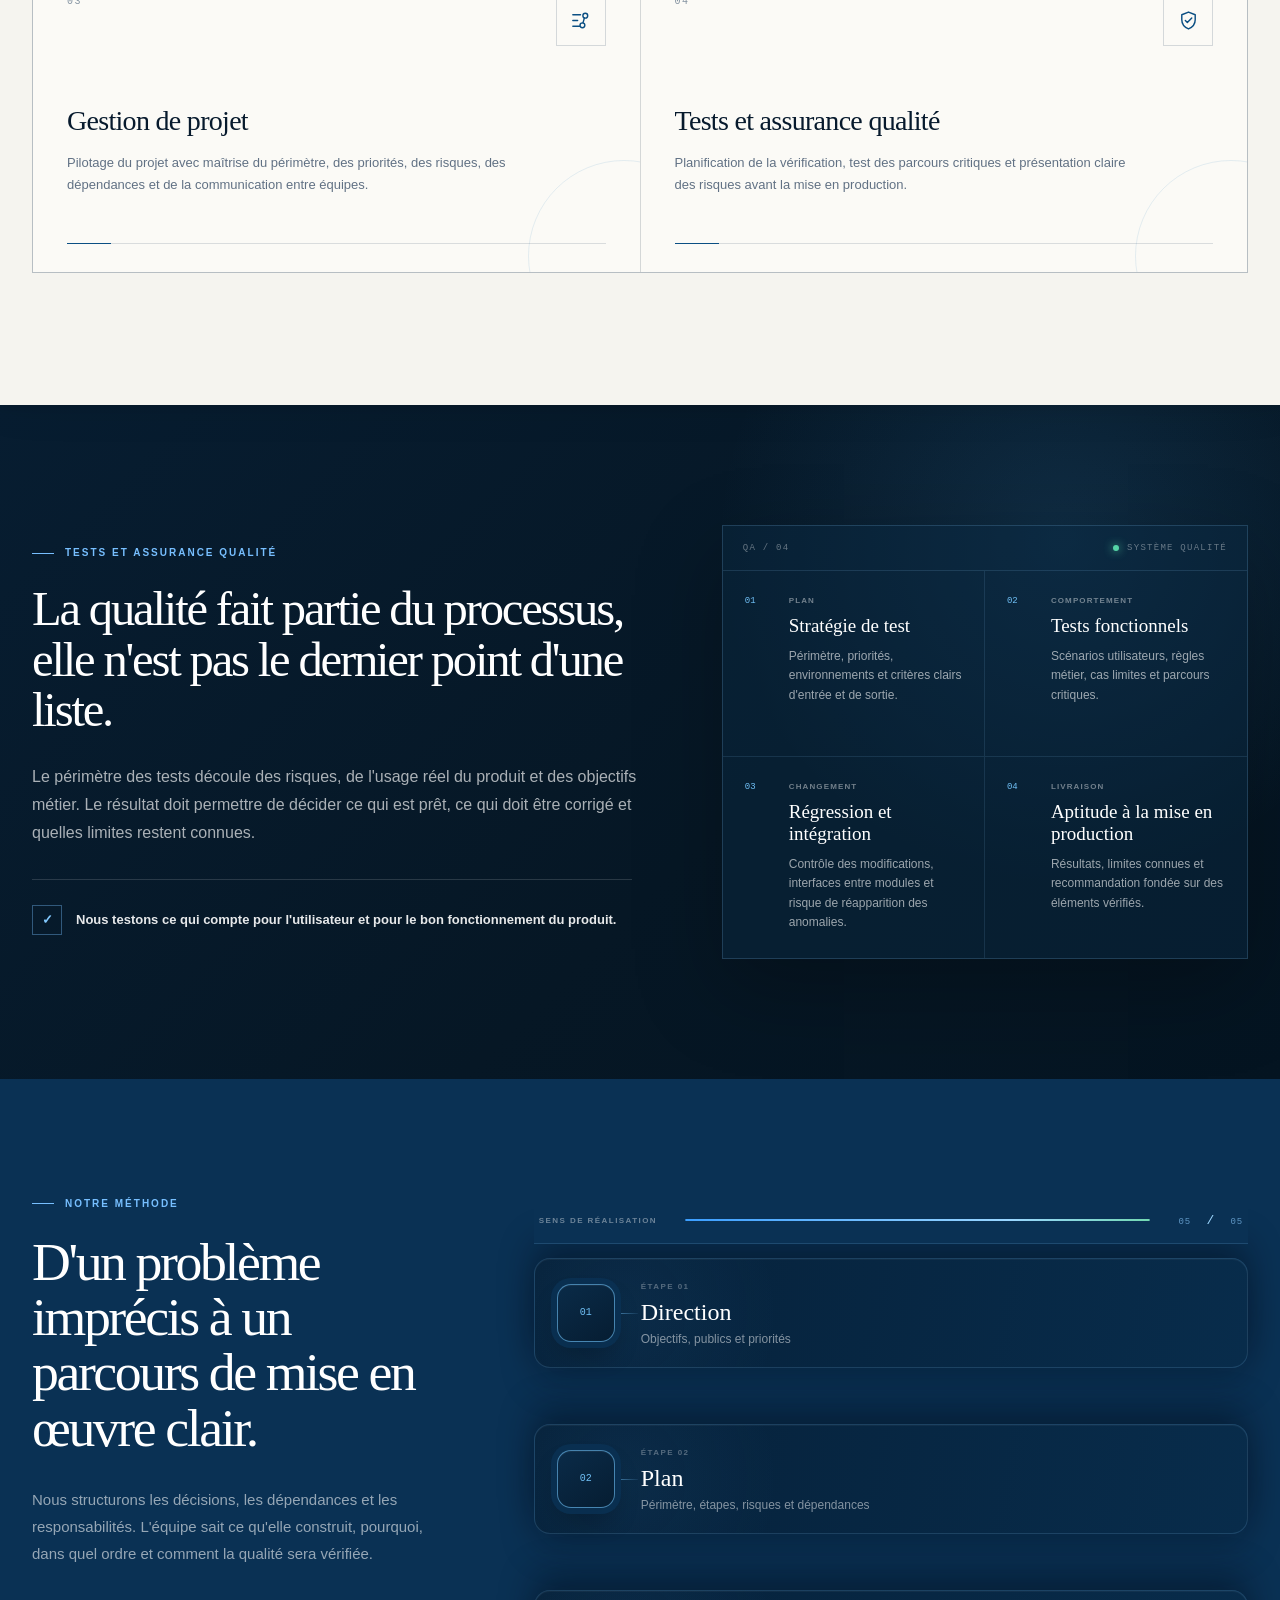
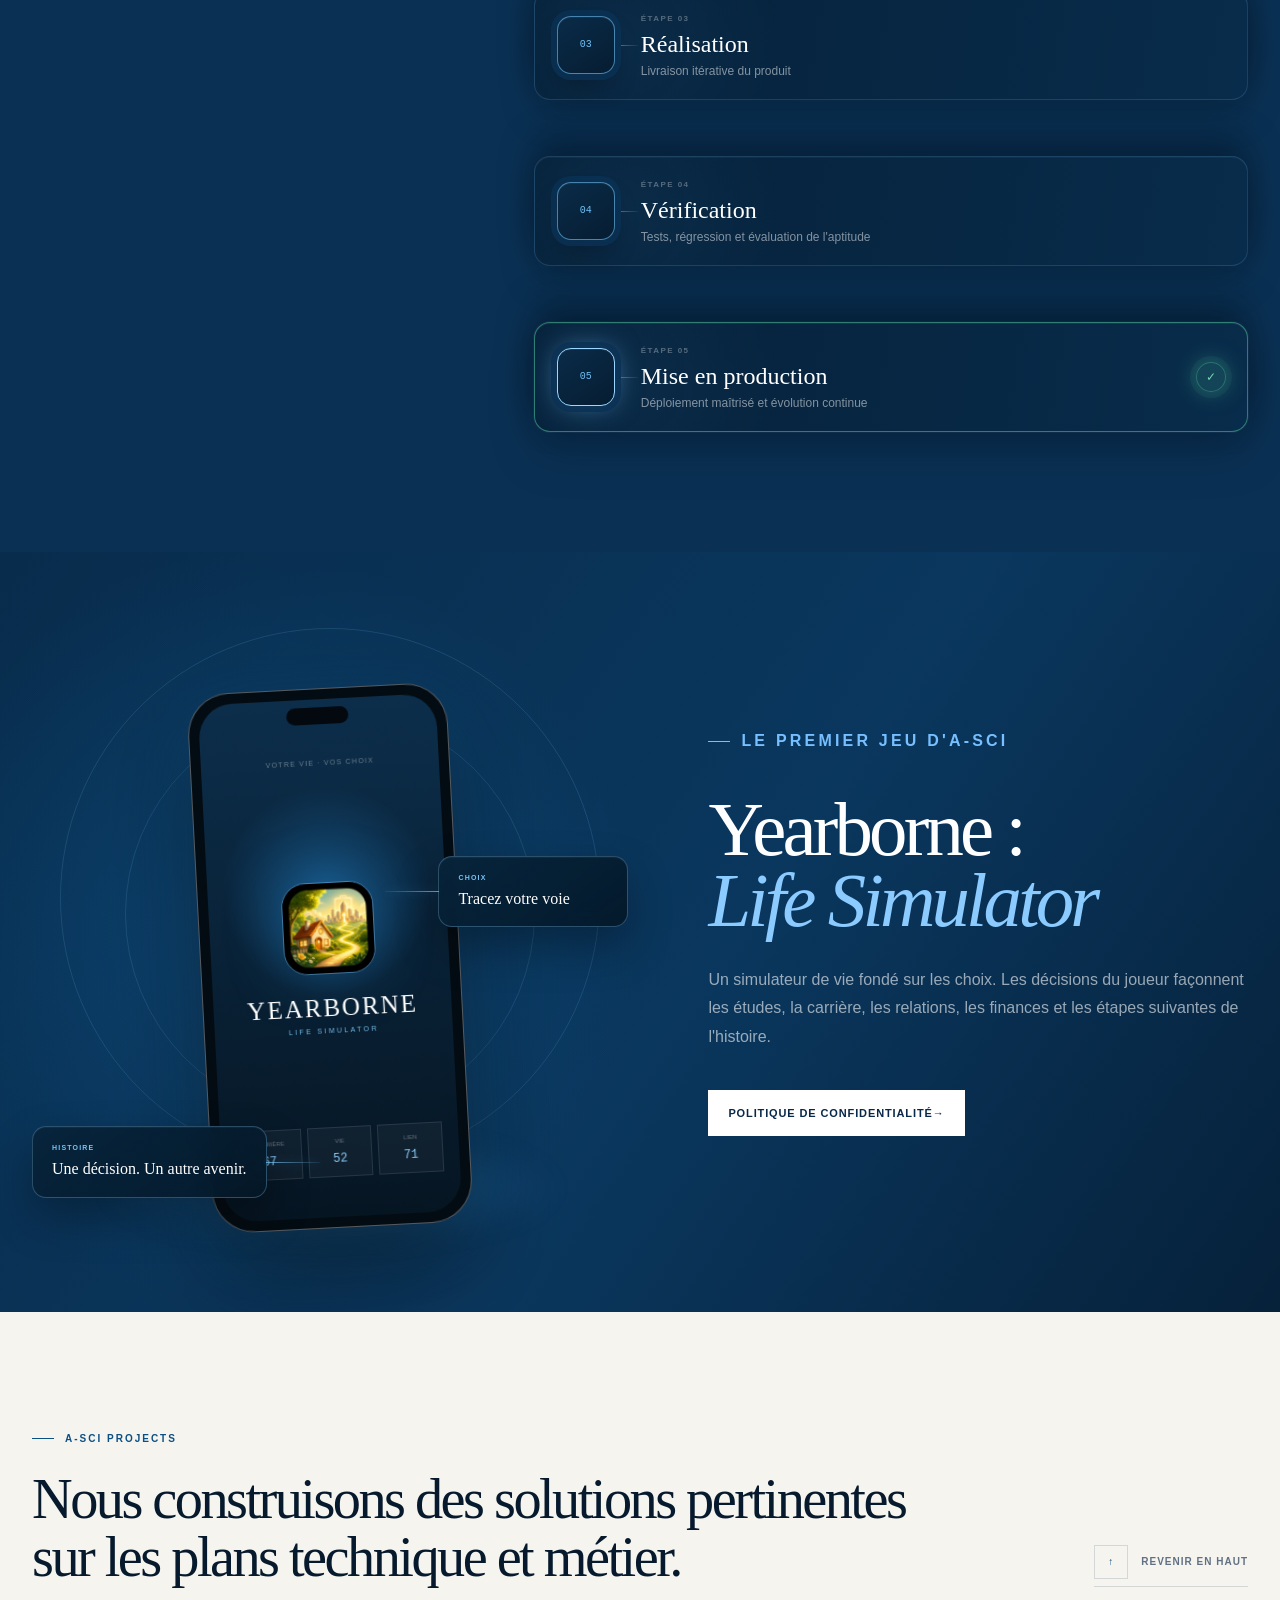
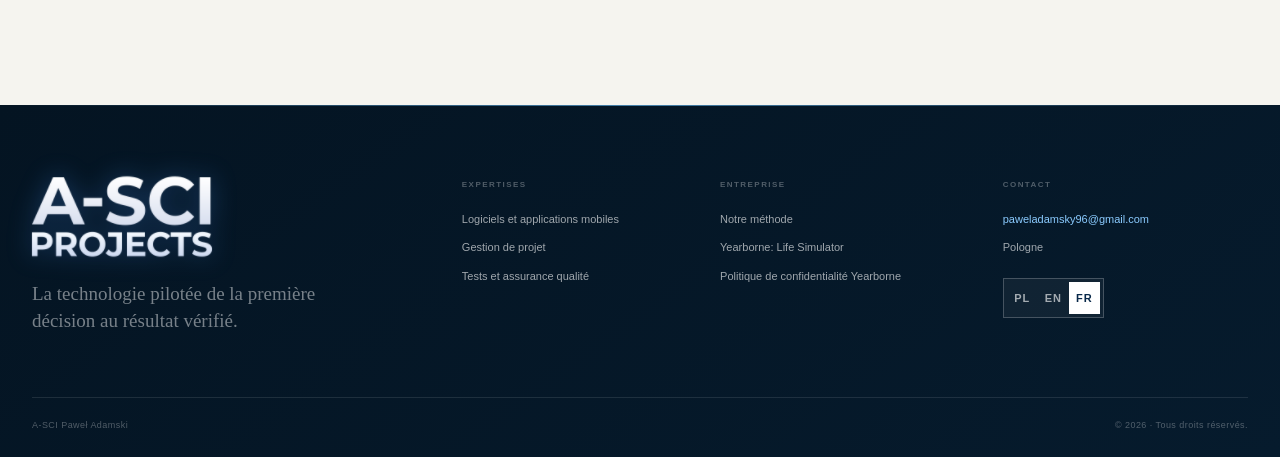
<file: fr/index.html>
<!DOCTYPE html><html lang="fr"><head><meta charSet="utf-8"/><meta name="viewport" content="width=device-width, initial-scale=1"/><link rel="preload" href="/assets/a-sci-logo-white.svg" as="image"/><link rel="preload" href="/assets/yearborne-icon-384.jpg" as="image"/><title>A-SCI Paweł Adamski | Logiciels, applications mobiles, tests et gestion de projet</title><meta name="description" content="A-SCI Paweł Adamski développe des logiciels et des applications mobiles, pilote des projets technologiques et accompagne les tests et l&#x27;assurance qualité."/><meta name="keywords" content="A-SCI,software,aplikacje mobilne,mobile apps,testing,quality assurance,project management,Yearborne"/><meta name="author" content="A-SCI Paweł Adamski"/><link rel="icon" type="image/svg+xml" href="/favicon.svg"/><link rel="canonical" href="/fr/"/><link rel="alternate" hrefLang="pl" href="/"/><link rel="alternate" hrefLang="en" href="/en/"/><link rel="alternate" hrefLang="fr" href="/fr/"/>
<link rel="stylesheet" href="/assets/site.css?v=r9"/><script src="/assets/a-sci-premium.js?v=r9" defer></script></head><body><main lang="fr"><header class="site-header"><span class="hdr-fx" aria-hidden="true"><span class="hdr-glass"></span><span class="hdr-line"><i></i></span></span><a class="brand" href="/fr/#start" data-asci="mark" aria-label="A-SCI Projects - page d&#x27;accueil"><img src="/assets/a-sci-logo-white.svg" alt="A-SCI Projects" width="590" height="263"/></a><nav aria-label="Navigation principale"><a href="#kompetencje">Expertises</a><a href="#jakosc">Tests et QA</a><a href="#proces">Méthode</a><a href="#yearborne">Yearborne</a></nav><div class="header-tools"><div class="language-switcher" aria-label="Choisir la langue"><a href="/" hrefLang="pl" lang="pl">PL</a><a href="/en/" hrefLang="en" lang="en">EN</a><a href="/fr/" hrefLang="fr" lang="fr" aria-current="page">FR</a></div><a class="header-cta" href="#kompetencje">Découvrir A-SCI<span aria-hidden="true">↗</span></a></div></header><section class="hero" id="start"><div class="hero-glow" aria-hidden="true"></div><div class="hero-copy"><p class="eyebrow"><span></span> Logiciels · Mobile · Qualité · Livraison</p><h1>La technologie<br/><em>qui prend forme.</em></h1><p class="hero-lead">A-SCI Paweł Adamski développe des logiciels et des applications mobiles, pilote des projets technologiques et structure la qualité, de la première décision à une solution prête à l&#x27;emploi.</p><div class="hero-actions"><a class="button button-primary" href="#kompetencje">Voir nos expertises<span aria-hidden="true">↓</span></a><a class="text-link" href="#yearborne">Découvrir Yearborne <span aria-hidden="true">→</span></a></div></div><div class="flow-stage" aria-label="Schéma du processus, de l&#x27;idée au produit en passant par le projet et la vérification"><div class="flow-stage-head"><div class="flow-caption">Carte de livraison produit</div><div class="flow-meta"><i></i> 4 nœuds · 3 dépendances</div></div><div class="flow-grid" aria-hidden="true"></div><div class="flow-track"><div class="flow-track-item"><article class="flow-node flow-node-1"><div class="node-head"><span class="node-dot node-dot-1"></span><small>DÉPART</small><span class="node-number">01</span></div><strong>Idée</strong><p>Objectif et besoin</p><i class="node-port node-port-in"></i><i class="node-port node-port-out"></i></article><div class="flow-bridge flow-bridge-1" aria-hidden="true"><span class="flow-bridge-label"><b>01</b>Cadrage</span><span class="flow-bridge-line"><i></i></span></div></div><div class="flow-track-item"><article class="flow-node flow-node-2 active"><div class="node-head"><span class="node-dot node-dot-2"></span><small>PROCESSUS</small><span class="node-number">02</span></div><strong>Projet</strong><p>Plan et réalisation</p><i class="node-port node-port-in"></i><i class="node-port node-port-out"></i></article><div class="flow-bridge flow-bridge-2" aria-hidden="true"><span class="flow-bridge-label"><b>02</b>Réalisation</span><span class="flow-bridge-line"><i></i></span></div></div><div class="flow-track-item"><article class="flow-node flow-node-3"><div class="node-head"><span class="node-dot node-dot-3"></span><small>CONTRÔLE</small><span class="node-number">03</span></div><strong>Vérification</strong><p>Tests et risques</p><i class="node-port node-port-in"></i><i class="node-port node-port-out"></i></article><div class="flow-bridge flow-bridge-3" aria-hidden="true"><span class="flow-bridge-label"><b>03</b>Décision</span><span class="flow-bridge-line"><i></i></span></div></div><div class="flow-track-item"><article class="flow-node flow-node-4"><div class="node-head"><span class="node-dot node-dot-4"></span><small>RÉSULTAT</small><span class="node-number">04</span></div><strong>Produit</strong><p>Prêt à l&#x27;emploi</p><i class="node-port node-port-in"></i><i class="node-port node-port-out"></i></article></div></div></div><div class="hero-footer"><span>A-SCI Projects</span><span class="hero-footer-line"></span><span>Pologne · 2026</span></div></section><section class="services section" id="kompetencje"><div class="section-heading"><p class="eyebrow dark"><span></span> Expertises</p><h2>Produit, technologie, qualité et pilotage réunis dans une même direction.</h2><p class="section-intro">Une approche cohérente de chaque composante du projet, de l&#x27;expérience utilisateur et du code à l&#x27;organisation du travail et à la vérification du résultat.</p></div><div class="services-grid"><article class="service-card"><div class="card-top"><span>01</span><div class="service-icon"><svg viewBox="0 0 24 24" aria-hidden="true"><path d="m8 9-3 3 3 3M16 9l3 3-3 3M14 5l-4 14"></path></svg></div></div><h3>Logiciels conçus pour l&#x27;objectif</h3><p>Conception de solutions numériques, de la clarification des besoins jusqu&#x27;à un produit complet et compréhensible.</p><div class="card-rule"></div></article><article class="service-card"><div class="card-top"><span>02</span><div class="service-icon"><svg viewBox="0 0 24 24" aria-hidden="true"><rect x="6.5" y="2.5" width="11" height="19" rx="2.5"></rect><path d="M10 5h4M11 18.5h2"></path></svg></div></div><h3>Applications mobiles</h3><p>Des produits mobiles pensés pour une utilisation intuitive, stable et réellement utile.</p><div class="card-rule"></div></article><article class="service-card"><div class="card-top"><span>03</span><div class="service-icon"><svg viewBox="0 0 24 24" aria-hidden="true"><path d="M4 6h8M4 12h5M4 18h7"></path><circle cx="17" cy="7" r="2.5"></circle><circle cx="14" cy="17" r="2.5"></circle><path d="m16 9.5-1.4 5"></path></svg></div></div><h3>Gestion de projet</h3><p>Pilotage du projet avec maîtrise du périmètre, des priorités, des risques, des dépendances et de la communication entre équipes.</p><div class="card-rule"></div></article><article class="service-card"><div class="card-top"><span>04</span><div class="service-icon"><svg viewBox="0 0 24 24" aria-hidden="true"><path d="M12 3.2 19 6v5.2c0 4.3-2.8 7.8-7 9.6-4.2-1.8-7-5.3-7-9.6V6l7-2.8Z"></path><path d="m8.7 12 2.1 2.1 4.6-4.8"></path></svg></div></div><h3>Tests et assurance qualité</h3><p>Planification de la vérification, test des parcours critiques et présentation claire des risques avant la mise en production.</p><div class="card-rule"></div></article></div></section><section class="quality section" id="jakosc"><div class="quality-copy"><p class="eyebrow light"><span></span> Tests et assurance qualité</p><h2>La qualité fait partie du processus, elle n&#x27;est pas le dernier point d&#x27;une liste.</h2><p>Le périmètre des tests découle des risques, de l&#x27;usage réel du produit et des objectifs métier. Le résultat doit permettre de décider ce qui est prêt, ce qui doit être corrigé et quelles limites restent connues.</p><div class="quality-statement"><span aria-hidden="true">✓</span>Nous testons ce qui compte pour l&#x27;utilisateur et pour le bon fonctionnement du produit.</div></div><div class="quality-panel"><div class="quality-panel-head"><span>QA / 04</span><span class="quality-status"><i></i> SYSTÈME QUALITÉ</span></div><div class="quality-grid"><article class="quality-item"><div class="quality-index">01</div><div><small>PLAN</small><h3>Stratégie de test</h3><p>Périmètre, priorités, environnements et critères clairs d&#x27;entrée et de sortie.</p></div></article><article class="quality-item"><div class="quality-index">02</div><div><small>COMPORTEMENT</small><h3>Tests fonctionnels</h3><p>Scénarios utilisateurs, règles métier, cas limites et parcours critiques.</p></div></article><article class="quality-item"><div class="quality-index">03</div><div><small>CHANGEMENT</small><h3>Régression et intégration</h3><p>Contrôle des modifications, interfaces entre modules et risque de réapparition des anomalies.</p></div></article><article class="quality-item"><div class="quality-index">04</div><div><small>LIVRAISON</small><h3>Aptitude à la mise en production</h3><p>Résultats, limites connues et recommandation fondée sur des éléments vérifiés.</p></div></article></div></div></section><section class="process section" id="proces"><div class="process-copy"><p class="eyebrow light"><span></span> Notre méthode</p><h2>D&#x27;un problème imprécis à un parcours de mise en œuvre clair.</h2><p>Nous structurons les décisions, les dépendances et les responsabilités. L&#x27;équipe sait ce qu&#x27;elle construit, pourquoi, dans quel ordre et comment la qualité sera vérifiée.</p></div><div class="process-flow"><div class="process-flow-head"><span>Sens de réalisation</span><b>01 <i aria-hidden="true">→</i> 05</b></div><article class="process-step"><div class="step-port"><span>01</span></div><div class="step-content"><small>Étape 01</small><h3>Direction</h3><p>Objectifs, publics et priorités</p></div><span class="process-connector" aria-hidden="true"><i></i></span></article><article class="process-step"><div class="step-port"><span>02</span></div><div class="step-content"><small>Étape 02</small><h3>Plan</h3><p>Périmètre, étapes, risques et dépendances</p></div><span class="process-connector" aria-hidden="true"><i></i></span></article><article class="process-step"><div class="step-port"><span>03</span></div><div class="step-content"><small>Étape 03</small><h3>Réalisation</h3><p>Livraison itérative du produit</p></div><span class="process-connector" aria-hidden="true"><i></i></span></article><article class="process-step"><div class="step-port"><span>04</span></div><div class="step-content"><small>Étape 04</small><h3>Vérification</h3><p>Tests, régression et évaluation de l&#x27;aptitude</p></div><span class="process-connector" aria-hidden="true"><i></i></span></article><article class="process-step"><div class="step-port"><span>05</span></div><div class="step-content"><small>Étape 05</small><h3>Mise en production</h3><p>Déploiement maîtrisé et évolution continue</p></div><span class="process-complete" aria-hidden="true">✓</span></article></div></section><section class="yearborne section" id="yearborne"><div class="yearborne-visual" aria-hidden="true"><div class="orbit orbit-one"></div><div class="orbit orbit-two"></div><div class="phone"><div class="phone-speaker"></div><div class="phone-screen"><div class="game-kicker">VOTRE VIE · VOS CHOIX</div><div class="game-mark"><img src="/assets/yearborne-icon-384.jpg" alt="" width="384" height="384" loading="lazy" decoding="async"/></div><div class="game-title">YEARBORNE</div><div class="game-subtitle">LIFE SIMULATOR</div><div class="game-stats"><span><b>Carrière</b><i>78</i></span><span><b>Vie</b><i>64</i></span><span><b>Lien</b><i>91</i></span></div></div></div><div class="float-card float-one"><span>CHOIX</span><b>Tracez votre voie</b></div><div class="float-card float-two"><span>HISTOIRE</span><b>Une décision. Un autre avenir.</b></div></div><div class="yearborne-copy"><p class="eyebrow light"><span></span> Le premier jeu d&#x27;A-SCI</p><h2>Yearborne :<br/><em>Life Simulator</em></h2><p>Un simulateur de vie fondé sur les choix. Les décisions du joueur façonnent les études, la carrière, les relations, les finances et les étapes suivantes de l&#x27;histoire.</p><div class="yearborne-links"><a class="button button-light" href="/fr/privacy-policy/">Politique de confidentialité<span aria-hidden="true">→</span></a></div></div></section><section class="closing section"><div><p class="eyebrow dark"><span></span> A-SCI Projects</p><h2>Nous construisons des solutions pertinentes sur les plans technique et métier.</h2></div><a class="closing-link" href="#start" aria-label="Revenir en haut de la page"><span>↑</span>Revenir en haut</a></section><footer class="site-footer"><div class="footer-main"><div class="footer-identity"><a class="footer-brand" href="#top" data-asci="mark" data-wave="0" aria-label="A-SCI Projects – revenir en haut de la page"><img src="/assets/a-sci-logo-white.svg" alt="A-SCI Projects" width="590" height="263"/><span class="brand-top-hint" aria-hidden="true"><svg viewBox="0 0 24 24" aria-hidden="true" focusable="false"><path d="M12 19V5M5.5 11.5 12 5l6.5 6.5"/></svg></span></a><p>La technologie pilotée de la première décision au résultat vérifié.</p></div><div class="footer-column"><h3>Expertises</h3><a href="#kompetencje">Logiciels et applications mobiles</a><a href="#kompetencje">Gestion de projet</a><a href="#jakosc">Tests et assurance qualité</a></div><div class="footer-column"><h3>Entreprise</h3><a href="#proces">Notre méthode</a><a href="#yearborne">Yearborne: Life Simulator</a><a href="/fr/privacy-policy/">Politique de confidentialité Yearborne</a></div><div class="footer-column footer-contact"><h3>Contact</h3><a href="mailto:paweladamsky96@gmail.com">paweladamsky96@gmail.com</a><span>Pologne</span><div class="language-switcher language-switcher-compact" aria-label="Choisir la langue"><a href="/" hrefLang="pl" lang="pl">PL</a><a href="/en/" hrefLang="en" lang="en">EN</a><a href="/fr/" hrefLang="fr" lang="fr" aria-current="page">FR</a></div></div></div><div class="footer-bottom"><span>A-SCI Paweł Adamski</span><span>© 2026 · Tous droits réservés.</span></div></footer></main><a class="asci-top" href="#top" aria-label="Revenir en haut de la page" aria-hidden="true" tabindex="-1"><span class="asci-top-card"><span class="asci-top-fallback"><img src="/assets/a-sci-logo-white.svg" alt="" width="590" height="263"/></span></span><span class="asci-top-arrow" aria-hidden="true"><svg viewBox="0 0 24 24" aria-hidden="true" focusable="false"><path d="M12 19V5M5.5 11.5 12 5l6.5 6.5"/></svg></span><span class="asci-top-label" aria-hidden="true">Haut de page</span></a></body></html>
</file>
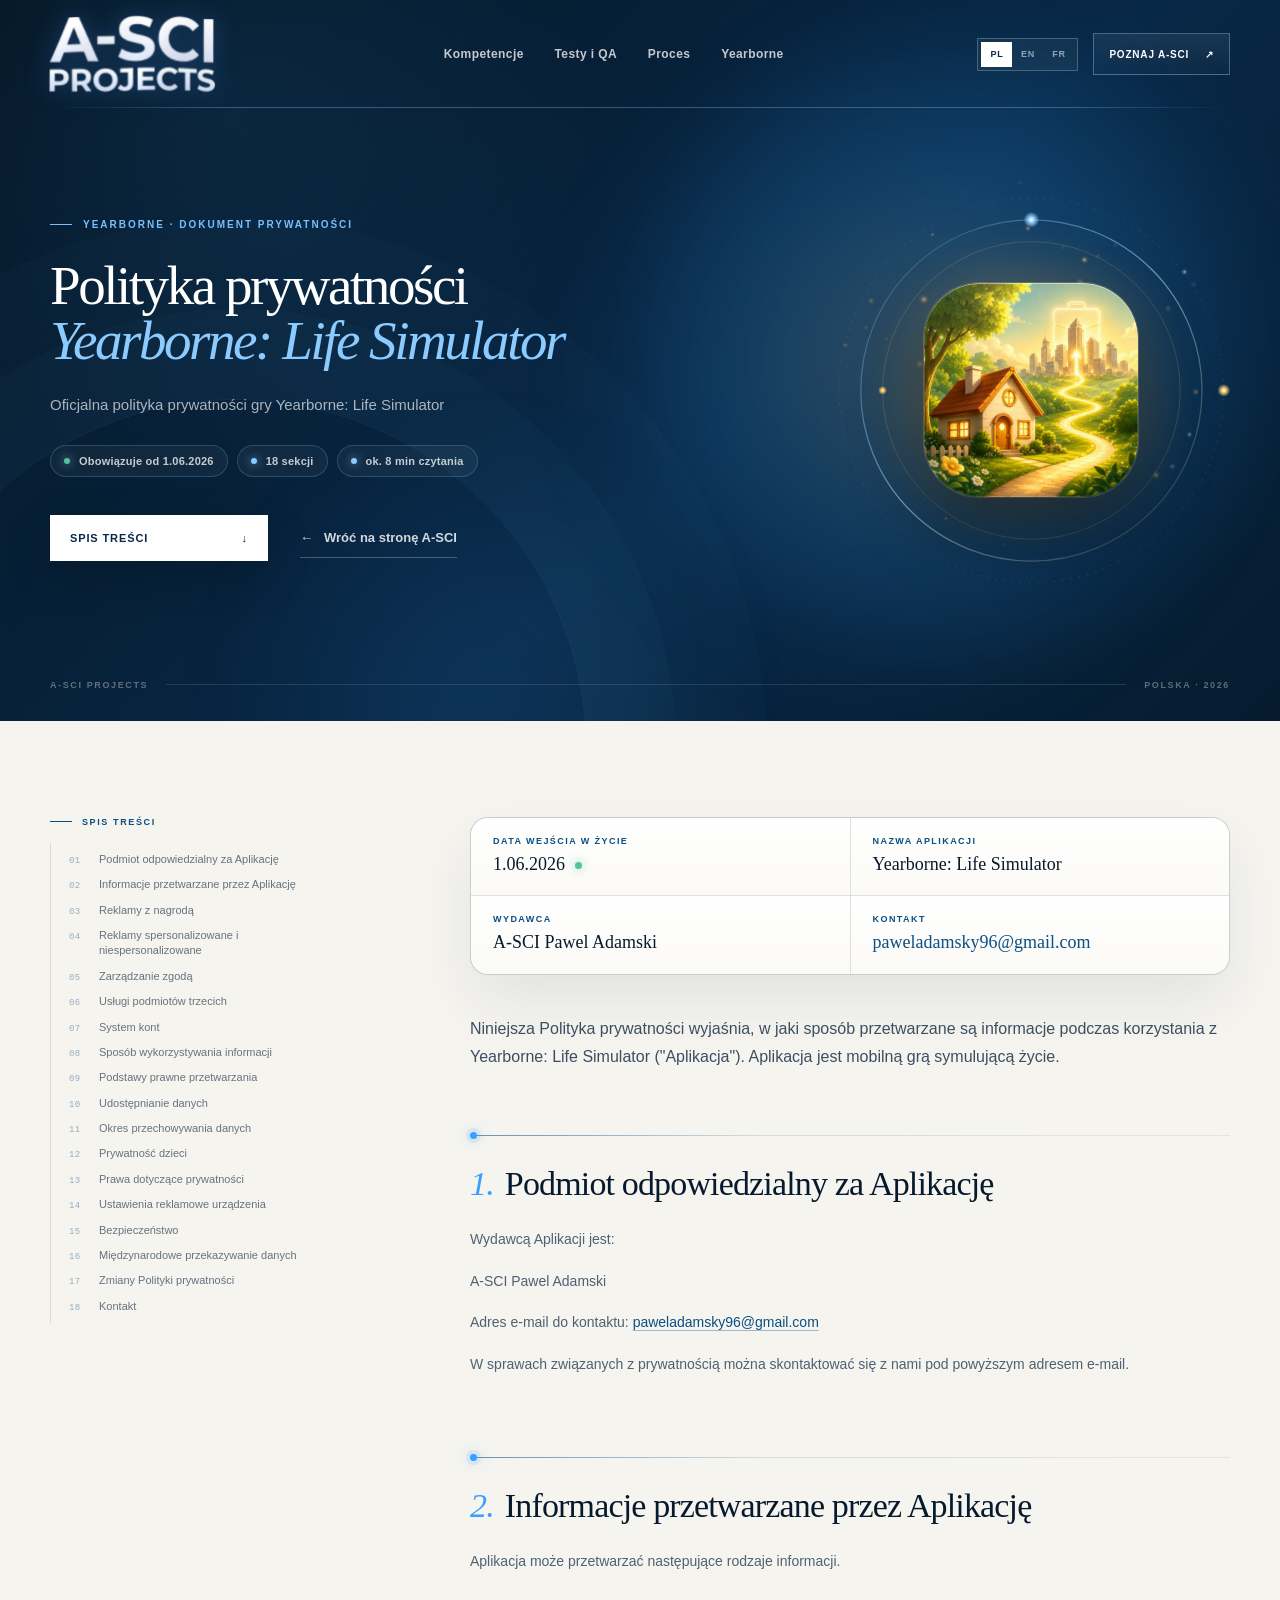
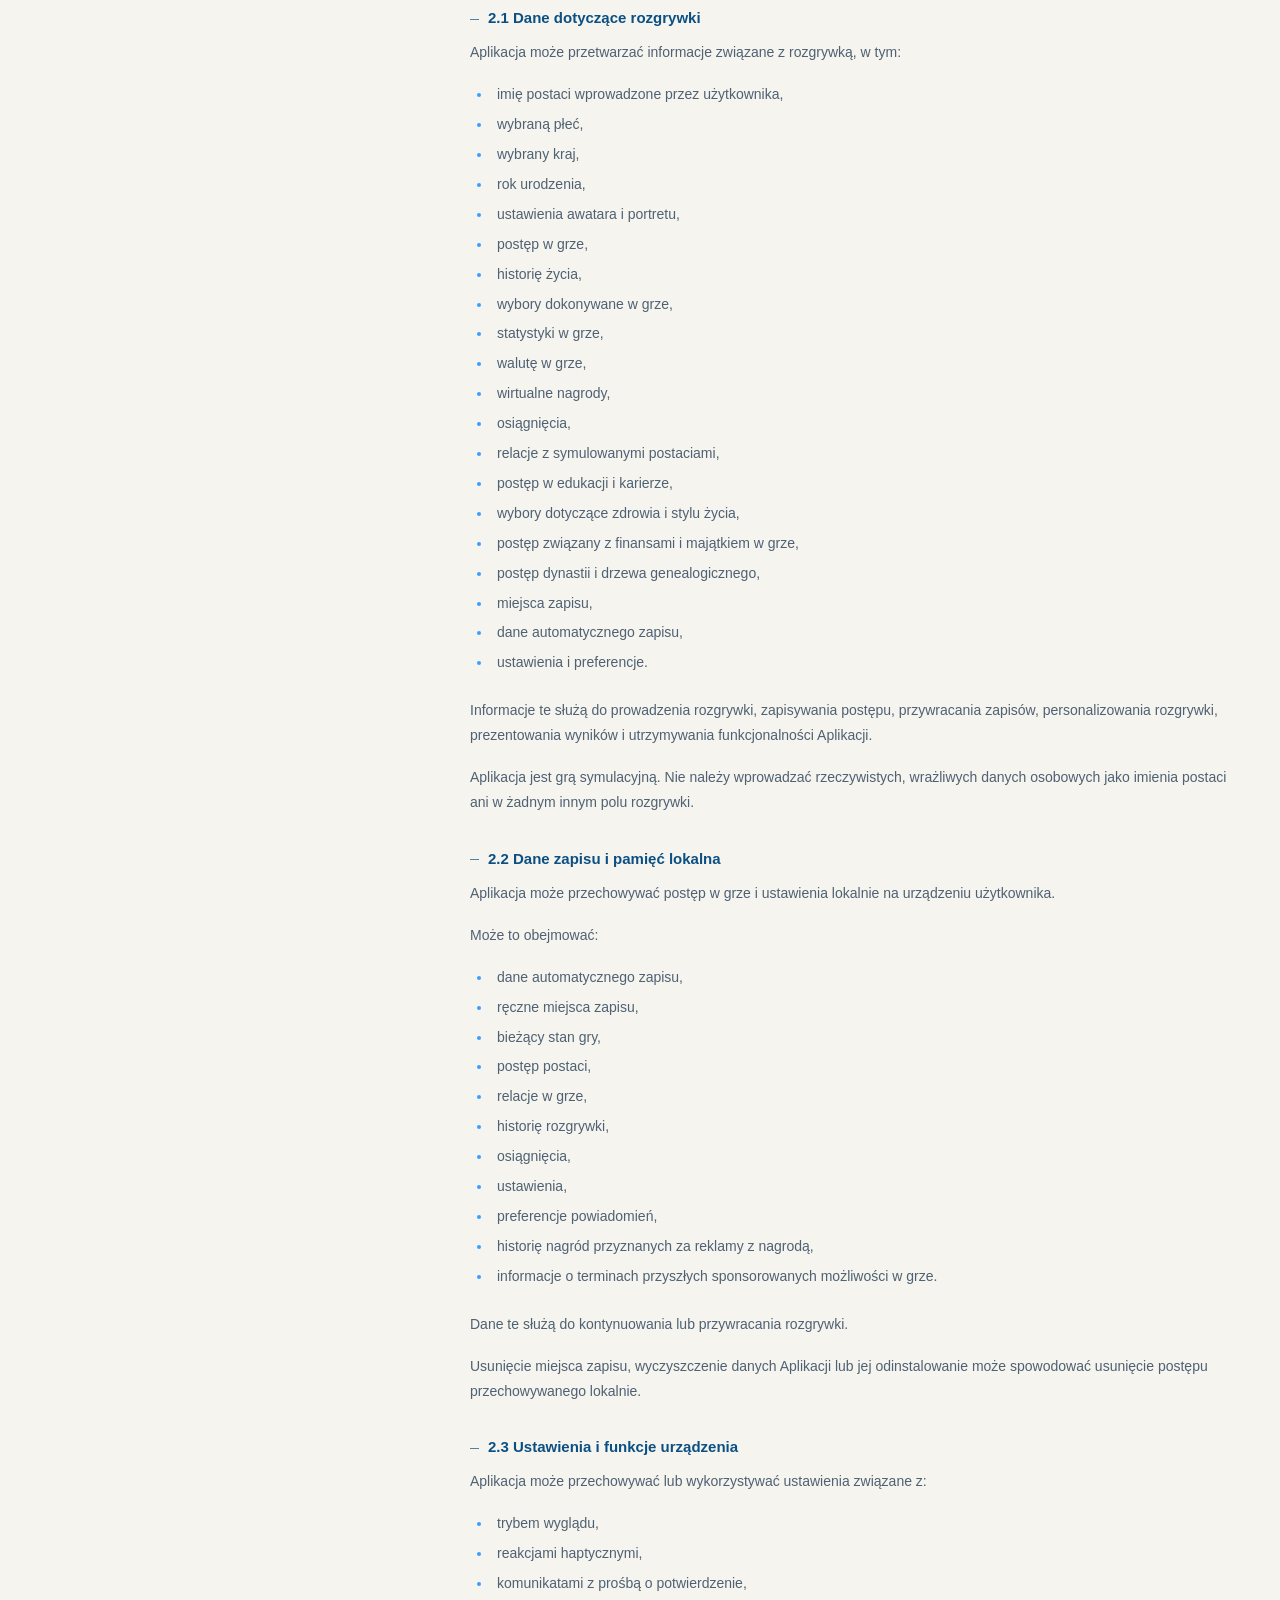
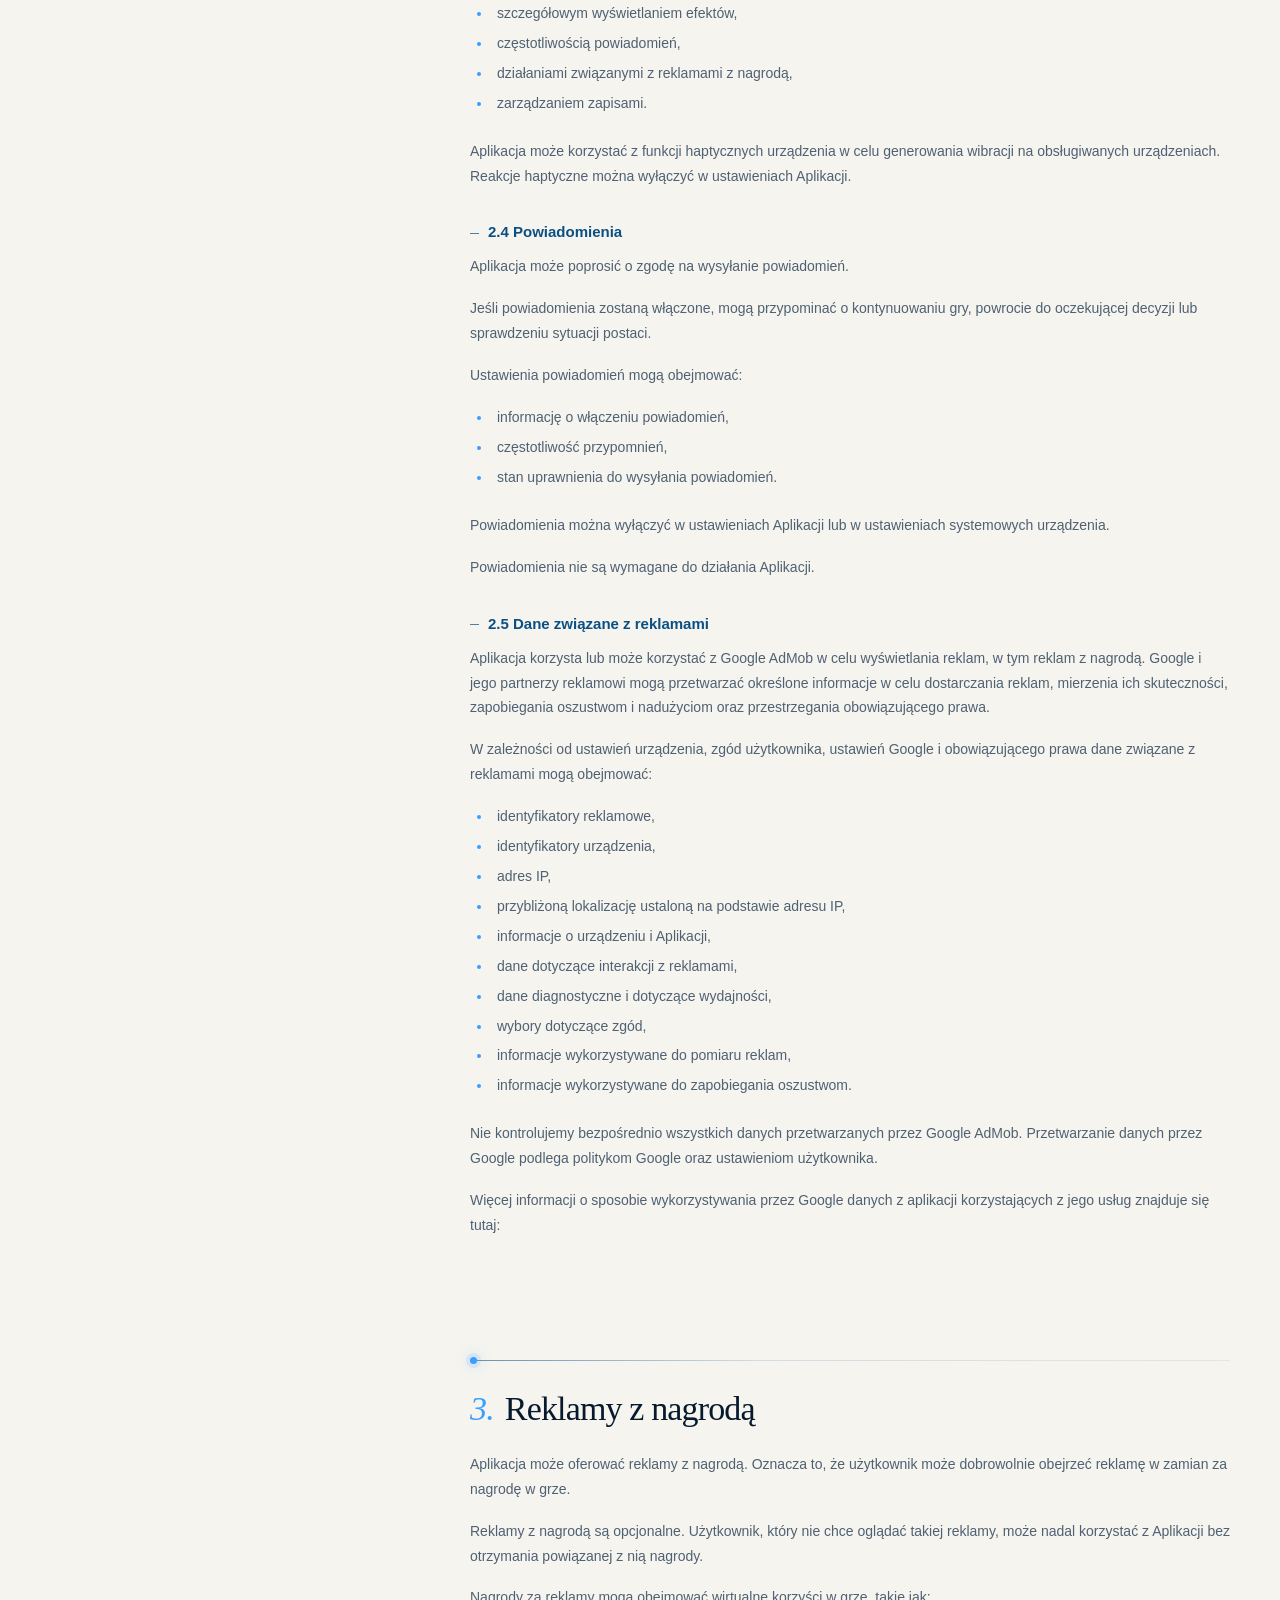
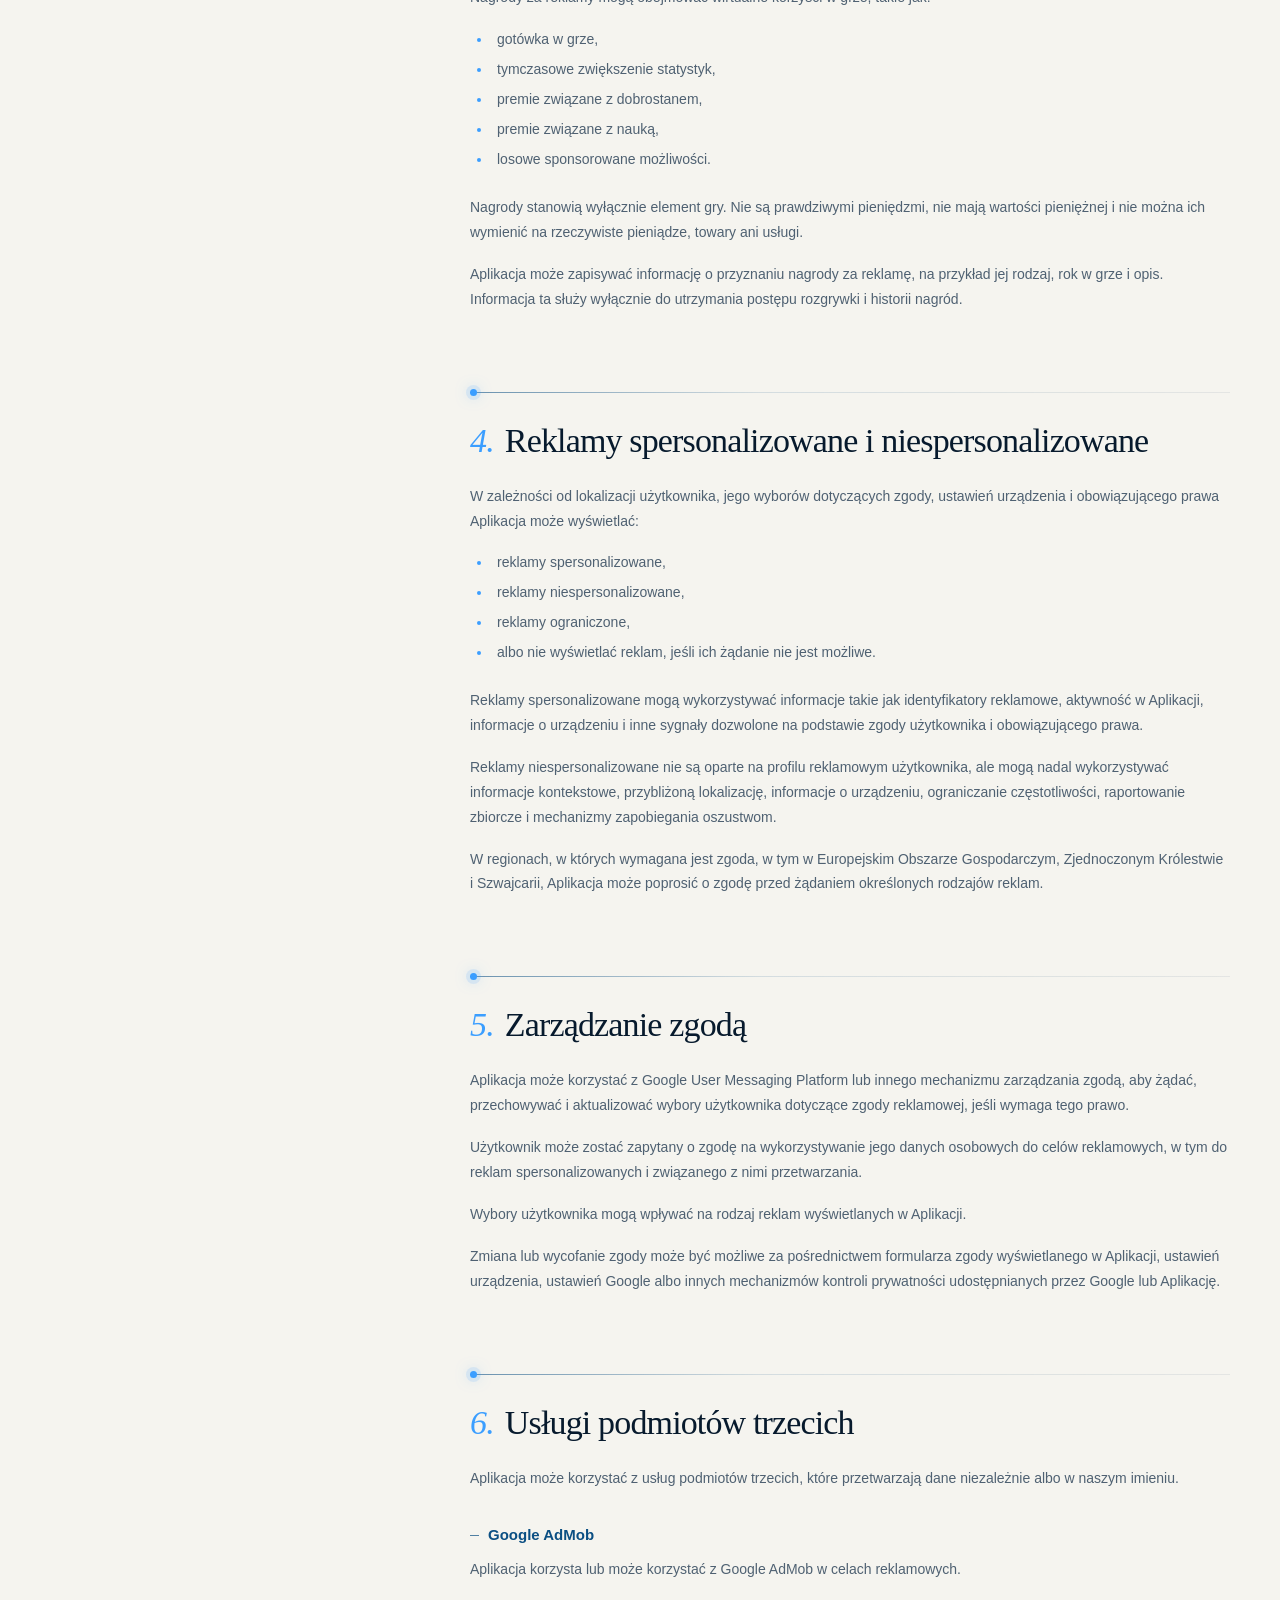
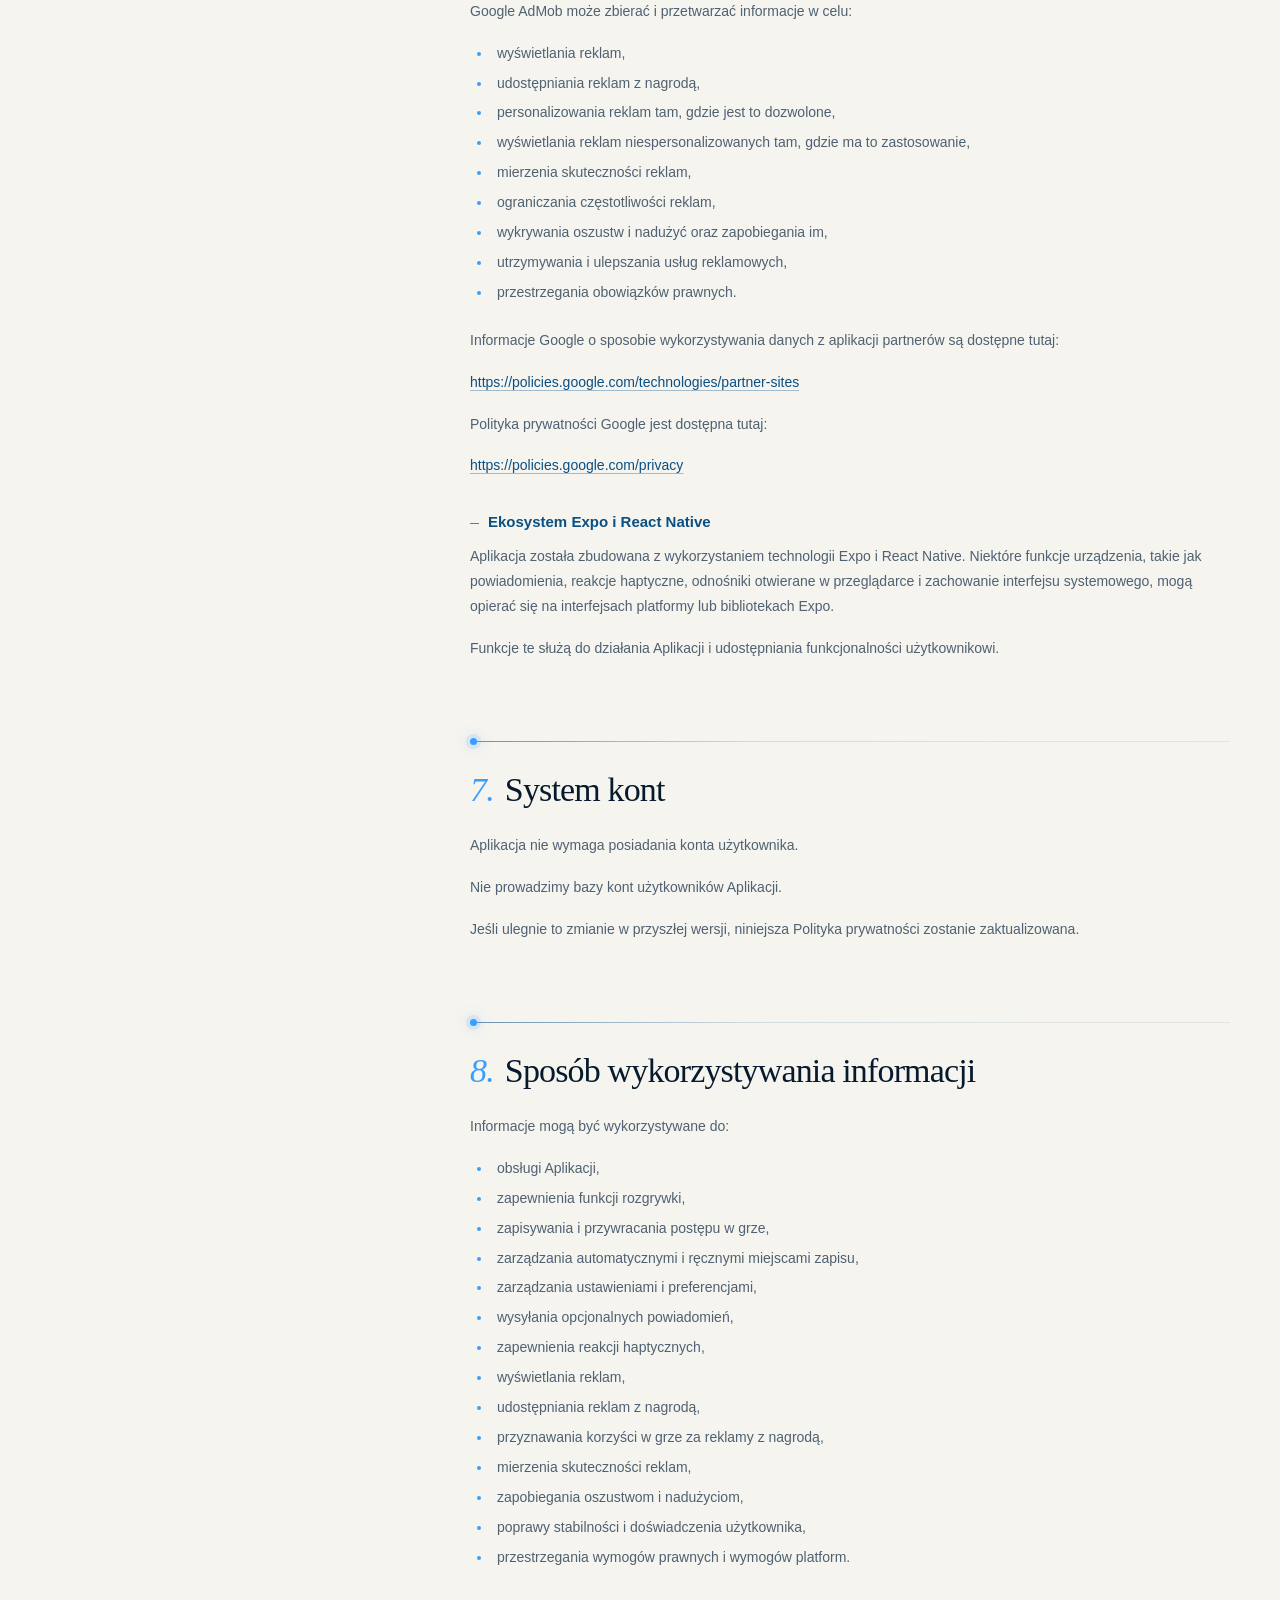
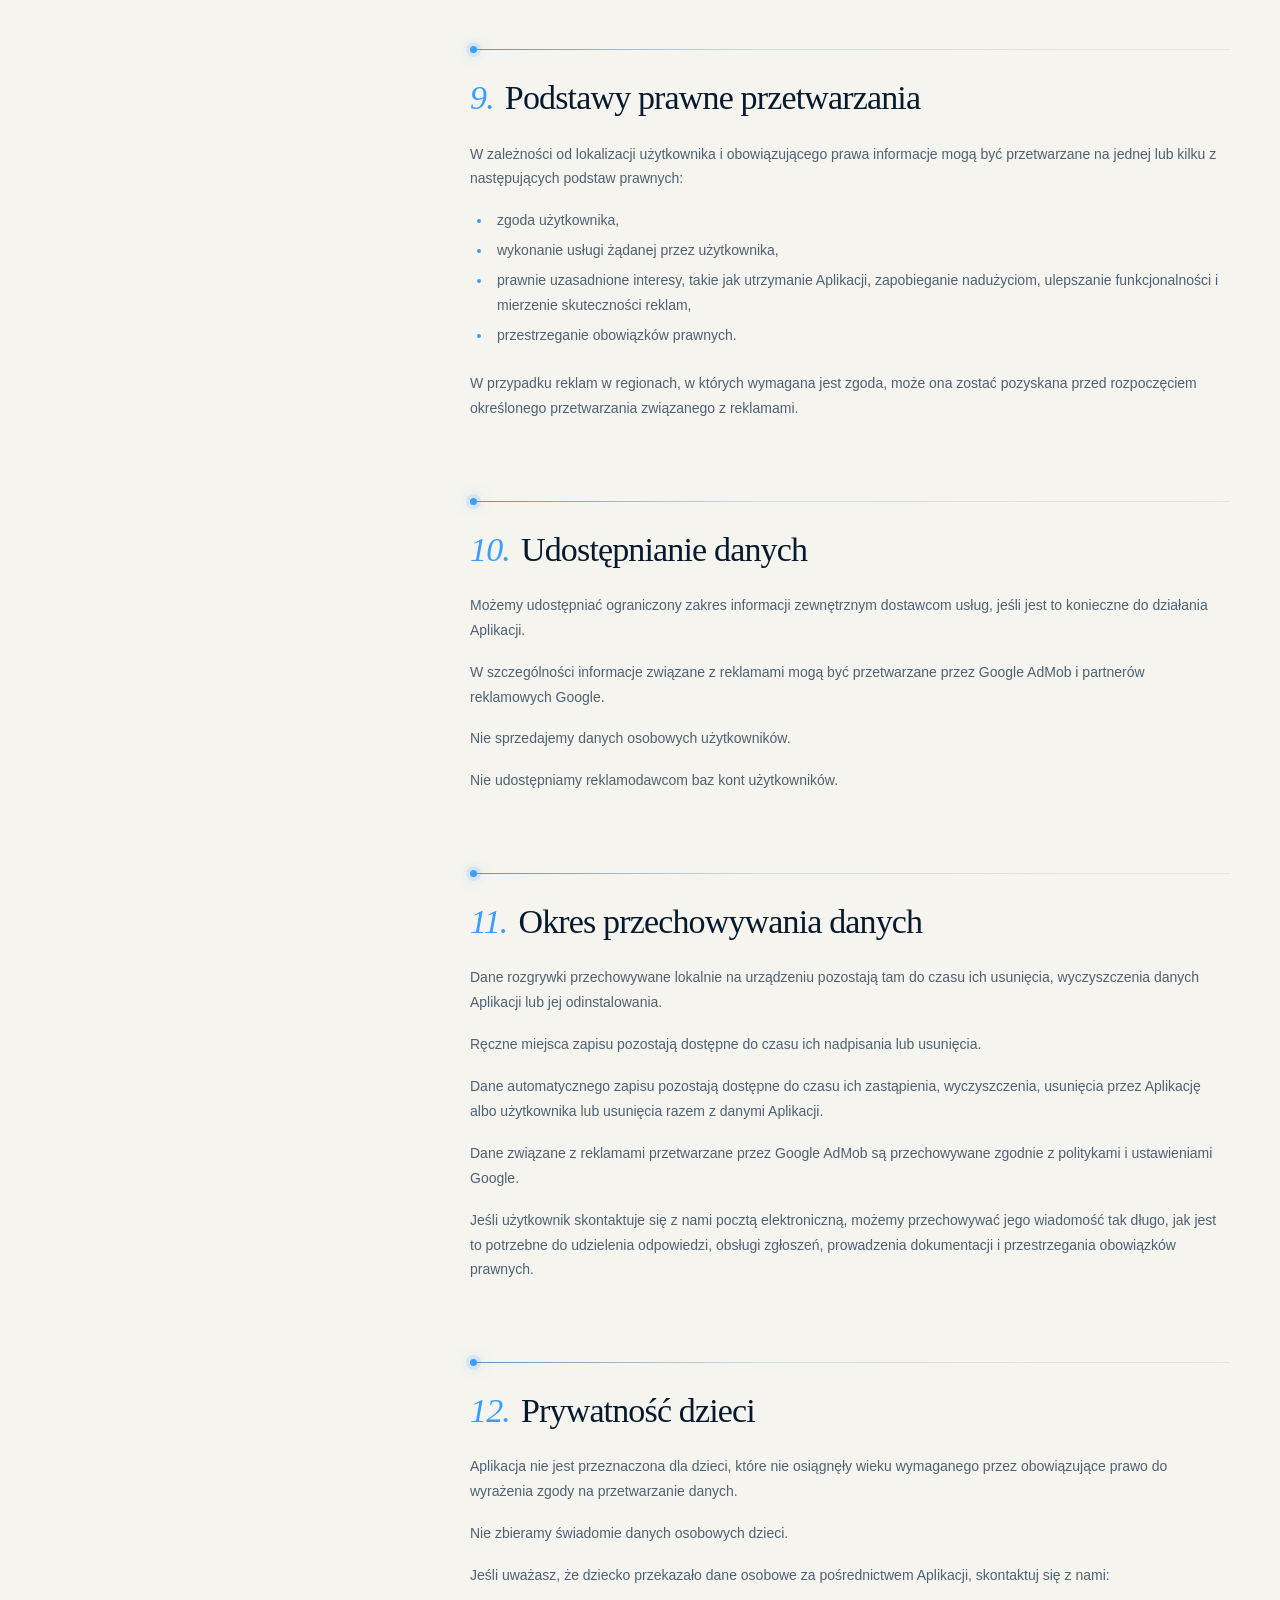
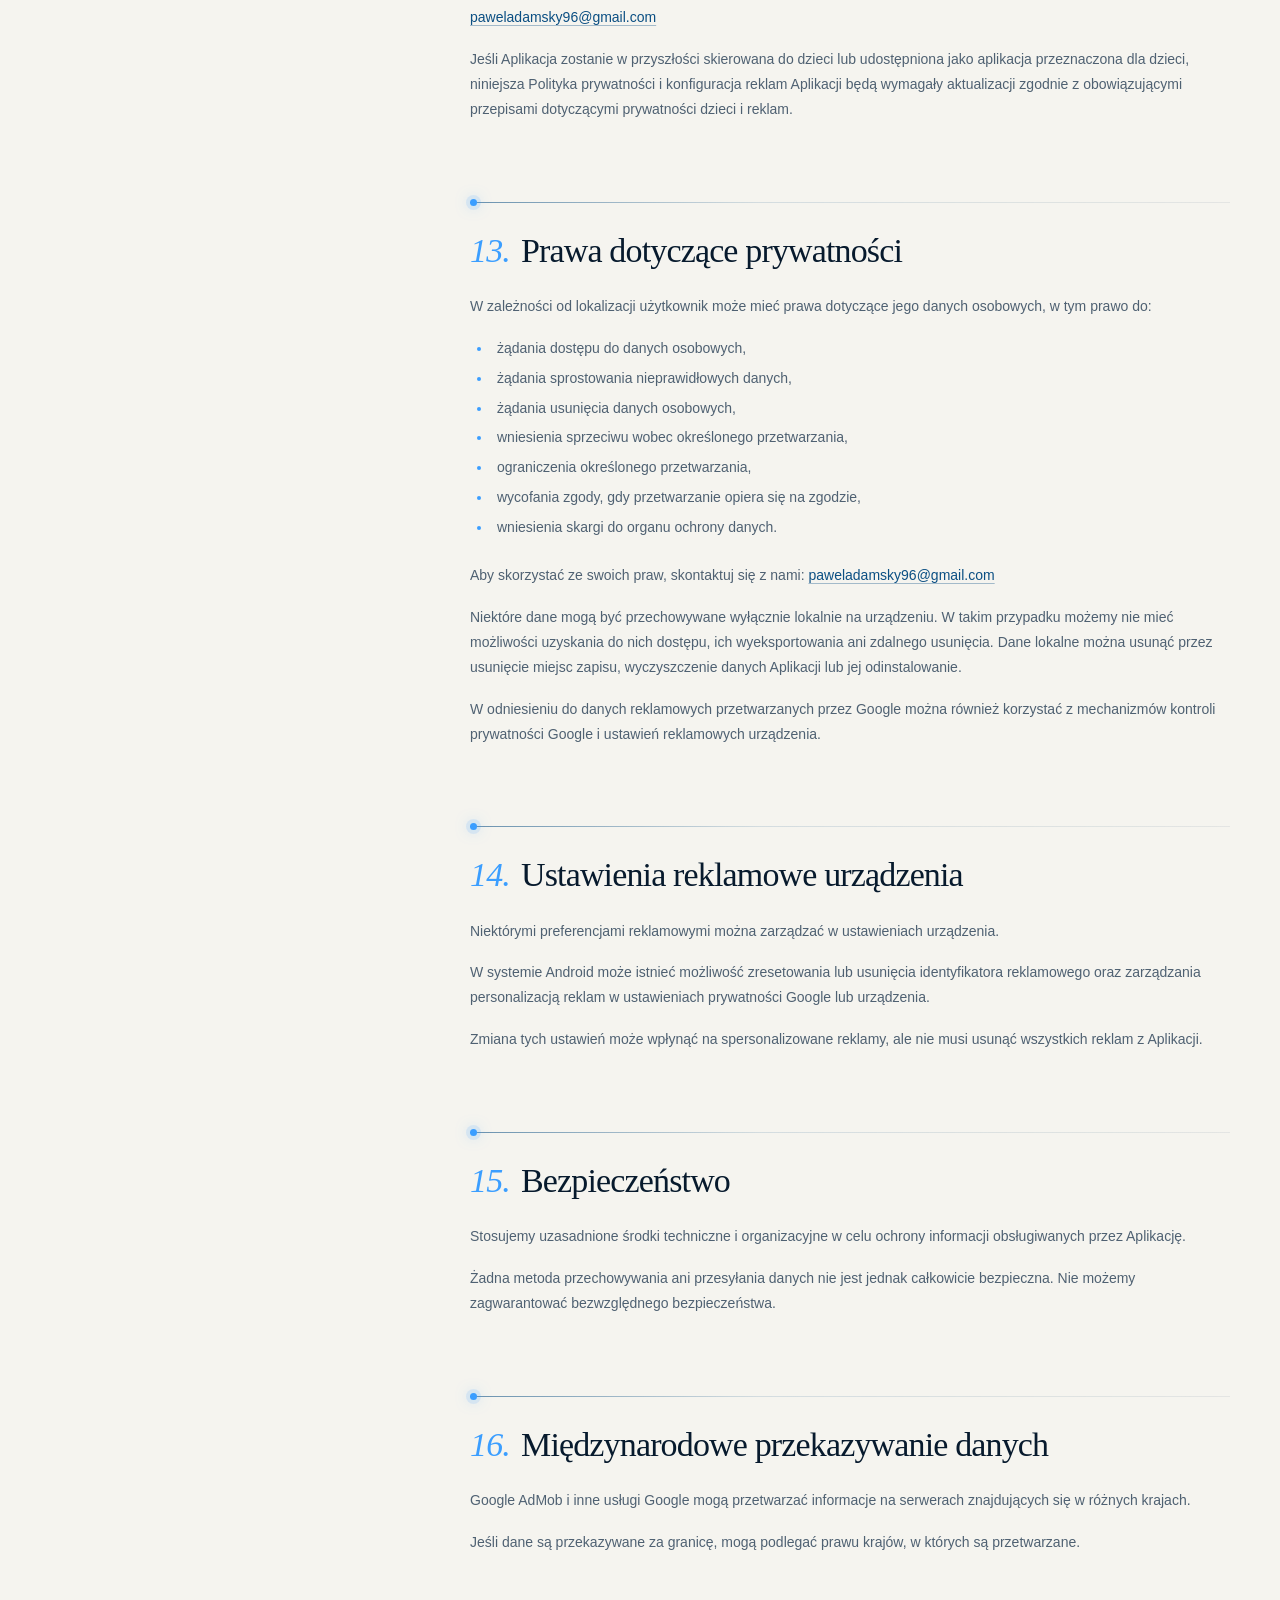
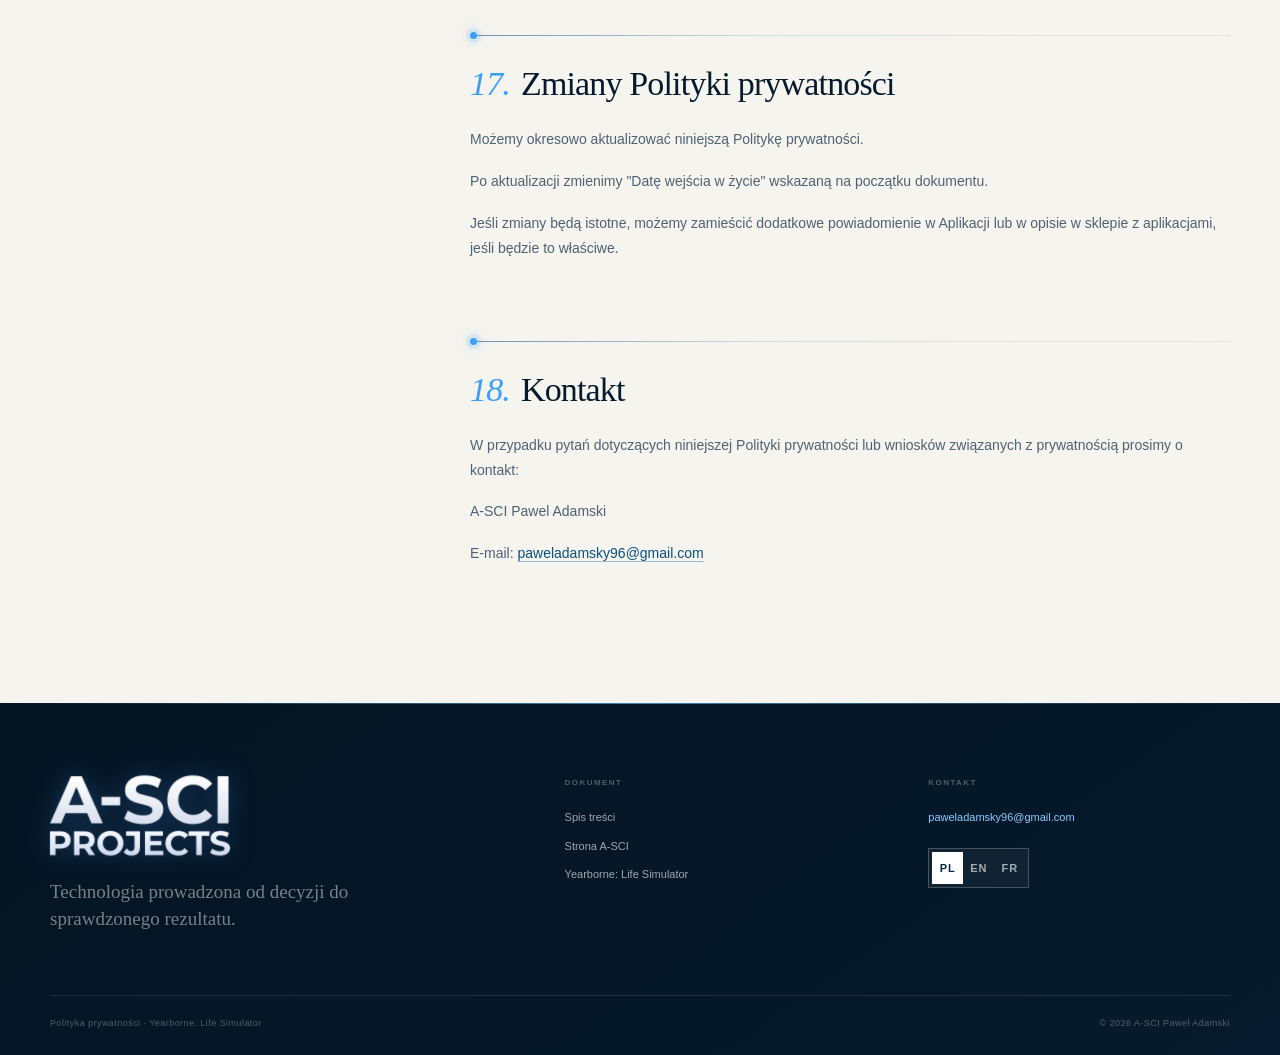
<file: privacy-policy/index.html>
<!DOCTYPE html><html lang="pl"><head><meta charSet="utf-8"/><meta name="viewport" content="width=device-width, initial-scale=1"/><link rel="preload" href="/assets/a-sci-logo-white.svg" as="image"/><link rel="preload" href="/assets/yearborne-icon-hero.jpg" as="image"/><title>Polityka prywatności Yearborne: Life Simulator | A-SCI</title><meta name="description" content="Polityka prywatności gry mobilnej Yearborne: Life Simulator."/><meta name="keywords" content="A-SCI,software,aplikacje mobilne,mobile apps,testing,quality assurance,project management,Yearborne"/><meta name="author" content="A-SCI Paweł Adamski"/><link rel="icon" type="image/svg+xml" href="/favicon.svg"/><link rel="canonical" href="/privacy-policy/"/><link rel="alternate" hrefLang="pl" href="/privacy-policy/"/><link rel="alternate" hrefLang="en" href="/en/privacy-policy/"/><link rel="alternate" hrefLang="fr" href="/fr/privacy-policy/"/>
<link rel="stylesheet" href="/assets/site.css?v=r9"/><script src="/assets/a-sci-premium.js?v=r9" defer></script></head><body><main class="privacy-page" lang="pl"><header class="site-header"><span class="hdr-fx" aria-hidden="true"><span class="hdr-glass"></span><span class="hdr-line"><i></i></span></span><a class="brand" href="/" data-asci="mark" aria-label="A-SCI Projects - strona główna"><img src="/assets/a-sci-logo-white.svg" alt="A-SCI Projects" width="590" height="263"/></a><nav aria-label="Nawigacja główna"><a href="/#kompetencje">Kompetencje</a><a href="/#jakosc">Testy i QA</a><a href="/#proces">Proces</a><a href="/#yearborne">Yearborne</a></nav><div class="header-tools"><div class="language-switcher" aria-label="Wybierz język"><a href="/privacy-policy/" hrefLang="pl" lang="pl" aria-current="page">PL</a><a href="/en/privacy-policy/" hrefLang="en" lang="en">EN</a><a href="/fr/privacy-policy/" hrefLang="fr" lang="fr">FR</a></div><a class="header-cta" href="/#kompetencje">Poznaj A-SCI<span aria-hidden="true">↗</span></a></div></header><section class="privacy-hero"><div class="pv-bg" aria-hidden="true"><span class="pv-aurora"></span><span class="pv-aurora pv-aurora-b"></span></div><div class="pv-copy"><p class="eyebrow light"><span></span> Yearborne · Dokument prywatności</p><h1>Polityka prywatności <br/><em>Yearborne: Life Simulator</em></h1><p class="pv-lead">Oficjalna polityka prywatności gry Yearborne: Life Simulator</p><ul class="pv-chips" aria-label="Informacje o dokumencie"><li class="pv-chip-live">Obowiązuje od 1.06.2026</li><li>18 sekcji</li><li>ok. 8 min czytania</li></ul><div class="hero-actions"><a class="button button-primary" href="#toc">Spis treści<span aria-hidden="true">↓</span></a><a class="text-link" href="/"><span aria-hidden="true">←</span> Wróć na stronę A-SCI</a></div></div><figure class="pv-art"><span class="pv-glow" aria-hidden="true"></span><svg class="pv-orbits" viewBox="0 0 400 400" aria-hidden="true" focusable="false"><defs><linearGradient id="pv-ring" x1="0" y1="0" x2="1" y2="1"><stop offset="0" stop-color="#9cd6ff" stop-opacity="0"/><stop offset=".48" stop-color="#9cd6ff" stop-opacity=".62"/><stop offset="1" stop-color="#ffd27a" stop-opacity="0"/></linearGradient><radialGradient id="pv-dot-b"><stop offset="0" stop-color="#ffffff"/><stop offset=".32" stop-color="#9cd6ff"/><stop offset="1" stop-color="#9cd6ff" stop-opacity="0"/></radialGradient><radialGradient id="pv-dot-g"><stop offset="0" stop-color="#fff8e6"/><stop offset=".32" stop-color="#ffcf70"/><stop offset="1" stop-color="#ffcf70" stop-opacity="0"/></radialGradient></defs><g class="pv-o3"><circle cx="200" cy="200" r="150" fill="none" stroke="#ffd68c" stroke-opacity=".16" stroke-width="1"/><circle cx="50" cy="200" r="4.5" fill="url(#pv-dot-g)"/></g><g class="pv-o1"><circle cx="200" cy="200" r="172" fill="none" stroke="url(#pv-ring)" stroke-width="1.3"/><circle cx="200" cy="28" r="8" fill="url(#pv-dot-b)"/></g><g class="pv-o2"><circle cx="200" cy="200" r="194" fill="none" stroke="#9cd6ff" stroke-opacity=".17" stroke-width="1" stroke-dasharray="1.5 7"/><circle cx="394" cy="200" r="6.5" fill="url(#pv-dot-g)"/></g></svg><span class="pv-float"><span class="pv-icon"><img src="/assets/yearborne-icon-hero.jpg" alt="Yearborne: Life Simulator" width="512" height="512"/></span></span></figure><div class="hero-footer" aria-hidden="true"><span>A-SCI Projects</span><span class="hero-footer-line"></span><span>Polska · 2026</span></div></section><div class="privacy-layout"><aside class="privacy-toc" id="toc" aria-labelledby="toc-title"><p id="toc-title">Spis treści</p><ol><li><a href="#section-1">Podmiot odpowiedzialny za Aplikację</a></li><li><a href="#section-2">Informacje przetwarzane przez Aplikację</a></li><li><a href="#section-3">Reklamy z nagrodą</a></li><li><a href="#section-4">Reklamy spersonalizowane i niespersonalizowane</a></li><li><a href="#section-5">Zarządzanie zgodą</a></li><li><a href="#section-6">Usługi podmiotów trzecich</a></li><li><a href="#section-7">System kont</a></li><li><a href="#section-8">Sposób wykorzystywania informacji</a></li><li><a href="#section-9">Podstawy prawne przetwarzania</a></li><li><a href="#section-10">Udostępnianie danych</a></li><li><a href="#section-11">Okres przechowywania danych</a></li><li><a href="#section-12">Prywatność dzieci</a></li><li><a href="#section-13">Prawa dotyczące prywatności</a></li><li><a href="#section-14">Ustawienia reklamowe urządzenia</a></li><li><a href="#section-15">Bezpieczeństwo</a></li><li><a href="#section-16">Międzynarodowe przekazywanie danych</a></li><li><a href="#section-17">Zmiany Polityki prywatności</a></li><li><a href="#section-18">Kontakt</a></li></ol></aside><article class="privacy-document"><dl class="privacy-meta"><div><dt>Data wejścia w życie</dt><dd>1.06.2026</dd></div><div><dt>Nazwa aplikacji</dt><dd>Yearborne: Life Simulator</dd></div><div><dt>Wydawca</dt><dd>A-SCI Pawel Adamski</dd></div><div><dt>Kontakt</dt><dd><a href="mailto:paweladamsky96@gmail.com">paweladamsky96@gmail.com</a></dd></div></dl><p>Niniejsza Polityka prywatności wyjaśnia, w jaki sposób przetwarzane są informacje podczas korzystania z Yearborne: Life Simulator (&quot;Aplikacja&quot;). Aplikacja jest mobilną grą symulującą życie.</p><h2 id="section-1"><span class="sec-no">1.</span> Podmiot odpowiedzialny za Aplikację</h2><p>Wydawcą Aplikacji jest:</p><p>A-SCI Pawel Adamski</p><p>Adres e-mail do kontaktu: <a href="mailto:paweladamsky96@gmail.com">paweladamsky96@gmail.com</a></p><p>W sprawach związanych z prywatnością można skontaktować się z nami pod powyższym adresem e-mail.</p><h2 id="section-2"><span class="sec-no">2.</span> Informacje przetwarzane przez Aplikację</h2><p>Aplikacja może przetwarzać następujące rodzaje informacji.</p><h3>2.1 Dane dotyczące rozgrywki</h3><p>Aplikacja może przetwarzać informacje związane z rozgrywką, w tym:</p><ul><li>imię postaci wprowadzone przez użytkownika,</li><li>wybraną płeć,</li><li>wybrany kraj,</li><li>rok urodzenia,</li><li>ustawienia awatara i portretu,</li><li>postęp w grze,</li><li>historię życia,</li><li>wybory dokonywane w grze,</li><li>statystyki w grze,</li><li>walutę w grze,</li><li>wirtualne nagrody,</li><li>osiągnięcia,</li><li>relacje z symulowanymi postaciami,</li><li>postęp w edukacji i karierze,</li><li>wybory dotyczące zdrowia i stylu życia,</li><li>postęp związany z finansami i majątkiem w grze,</li><li>postęp dynastii i drzewa genealogicznego,</li><li>miejsca zapisu,</li><li>dane automatycznego zapisu,</li><li>ustawienia i preferencje.</li></ul><p>Informacje te służą do prowadzenia rozgrywki, zapisywania postępu, przywracania zapisów, personalizowania rozgrywki, prezentowania wyników i utrzymywania funkcjonalności Aplikacji.</p><p>Aplikacja jest grą symulacyjną. Nie należy wprowadzać rzeczywistych, wrażliwych danych osobowych jako imienia postaci ani w żadnym innym polu rozgrywki.</p><h3>2.2 Dane zapisu i pamięć lokalna</h3><p>Aplikacja może przechowywać postęp w grze i ustawienia lokalnie na urządzeniu użytkownika.</p><p>Może to obejmować:</p><ul><li>dane automatycznego zapisu,</li><li>ręczne miejsca zapisu,</li><li>bieżący stan gry,</li><li>postęp postaci,</li><li>relacje w grze,</li><li>historię rozgrywki,</li><li>osiągnięcia,</li><li>ustawienia,</li><li>preferencje powiadomień,</li><li>historię nagród przyznanych za reklamy z nagrodą,</li><li>informacje o terminach przyszłych sponsorowanych możliwości w grze.</li></ul><p>Dane te służą do kontynuowania lub przywracania rozgrywki.</p><p>Usunięcie miejsca zapisu, wyczyszczenie danych Aplikacji lub jej odinstalowanie może spowodować usunięcie postępu przechowywanego lokalnie.</p><h3>2.3 Ustawienia i funkcje urządzenia</h3><p>Aplikacja może przechowywać lub wykorzystywać ustawienia związane z:</p><ul><li>trybem wyglądu,</li><li>reakcjami haptycznymi,</li><li>komunikatami z prośbą o potwierdzenie,</li><li>szczegółowym wyświetlaniem efektów,</li><li>częstotliwością powiadomień,</li><li>działaniami związanymi z reklamami z nagrodą,</li><li>zarządzaniem zapisami.</li></ul><p>Aplikacja może korzystać z funkcji haptycznych urządzenia w celu generowania wibracji na obsługiwanych urządzeniach. Reakcje haptyczne można wyłączyć w ustawieniach Aplikacji.</p><h3>2.4 Powiadomienia</h3><p>Aplikacja może poprosić o zgodę na wysyłanie powiadomień.</p><p>Jeśli powiadomienia zostaną włączone, mogą przypominać o kontynuowaniu gry, powrocie do oczekującej decyzji lub sprawdzeniu sytuacji postaci.</p><p>Ustawienia powiadomień mogą obejmować:</p><ul><li>informację o włączeniu powiadomień,</li><li>częstotliwość przypomnień,</li><li>stan uprawnienia do wysyłania powiadomień.</li></ul><p>Powiadomienia można wyłączyć w ustawieniach Aplikacji lub w ustawieniach systemowych urządzenia.</p><p>Powiadomienia nie są wymagane do działania Aplikacji.</p><h3>2.5 Dane związane z reklamami</h3><p>Aplikacja korzysta lub może korzystać z Google AdMob w celu wyświetlania reklam, w tym reklam z nagrodą. Google i jego partnerzy reklamowi mogą przetwarzać określone informacje w celu dostarczania reklam, mierzenia ich skuteczności, zapobiegania oszustwom i nadużyciom oraz przestrzegania obowiązującego prawa.</p><p>W zależności od ustawień urządzenia, zgód użytkownika, ustawień Google i obowiązującego prawa dane związane z reklamami mogą obejmować:</p><ul><li>identyfikatory reklamowe,</li><li>identyfikatory urządzenia,</li><li>adres IP,</li><li>przybliżoną lokalizację ustaloną na podstawie adresu IP,</li><li>informacje o urządzeniu i Aplikacji,</li><li>dane dotyczące interakcji z reklamami,</li><li>dane diagnostyczne i dotyczące wydajności,</li><li>wybory dotyczące zgód,</li><li>informacje wykorzystywane do pomiaru reklam,</li><li>informacje wykorzystywane do zapobiegania oszustwom.</li></ul><p>Nie kontrolujemy bezpośrednio wszystkich danych przetwarzanych przez Google AdMob. Przetwarzanie danych przez Google podlega politykom Google oraz ustawieniom użytkownika.</p><p>Więcej informacji o sposobie wykorzystywania przez Google danych z aplikacji korzystających z jego usług znajduje się tutaj:</p><p><a href="https://policies.google.com/technologies/partner-sites" target="_blank" rel="noreferrer">https://policies.google.com/technologies/partner-sites</a></p><h2 id="section-3"><span class="sec-no">3.</span> Reklamy z nagrodą</h2><p>Aplikacja może oferować reklamy z nagrodą. Oznacza to, że użytkownik może dobrowolnie obejrzeć reklamę w zamian za nagrodę w grze.</p><p>Reklamy z nagrodą są opcjonalne. Użytkownik, który nie chce oglądać takiej reklamy, może nadal korzystać z Aplikacji bez otrzymania powiązanej z nią nagrody.</p><p>Nagrody za reklamy mogą obejmować wirtualne korzyści w grze, takie jak:</p><ul><li>gotówka w grze,</li><li>tymczasowe zwiększenie statystyk,</li><li>premie związane z dobrostanem,</li><li>premie związane z nauką,</li><li>losowe sponsorowane możliwości.</li></ul><p>Nagrody stanowią wyłącznie element gry. Nie są prawdziwymi pieniędzmi, nie mają wartości pieniężnej i nie można ich wymienić na rzeczywiste pieniądze, towary ani usługi.</p><p>Aplikacja może zapisywać informację o przyznaniu nagrody za reklamę, na przykład jej rodzaj, rok w grze i opis. Informacja ta służy wyłącznie do utrzymania postępu rozgrywki i historii nagród.</p><h2 id="section-4"><span class="sec-no">4.</span> Reklamy spersonalizowane i niespersonalizowane</h2><p>W zależności od lokalizacji użytkownika, jego wyborów dotyczących zgody, ustawień urządzenia i obowiązującego prawa Aplikacja może wyświetlać:</p><ul><li>reklamy spersonalizowane,</li><li>reklamy niespersonalizowane,</li><li>reklamy ograniczone,</li><li>albo nie wyświetlać reklam, jeśli ich żądanie nie jest możliwe.</li></ul><p>Reklamy spersonalizowane mogą wykorzystywać informacje takie jak identyfikatory reklamowe, aktywność w Aplikacji, informacje o urządzeniu i inne sygnały dozwolone na podstawie zgody użytkownika i obowiązującego prawa.</p><p>Reklamy niespersonalizowane nie są oparte na profilu reklamowym użytkownika, ale mogą nadal wykorzystywać informacje kontekstowe, przybliżoną lokalizację, informacje o urządzeniu, ograniczanie częstotliwości, raportowanie zbiorcze i mechanizmy zapobiegania oszustwom.</p><p>W regionach, w których wymagana jest zgoda, w tym w Europejskim Obszarze Gospodarczym, Zjednoczonym Królestwie i Szwajcarii, Aplikacja może poprosić o zgodę przed żądaniem określonych rodzajów reklam.</p><h2 id="section-5"><span class="sec-no">5.</span> Zarządzanie zgodą</h2><p>Aplikacja może korzystać z Google User Messaging Platform lub innego mechanizmu zarządzania zgodą, aby żądać, przechowywać i aktualizować wybory użytkownika dotyczące zgody reklamowej, jeśli wymaga tego prawo.</p><p>Użytkownik może zostać zapytany o zgodę na wykorzystywanie jego danych osobowych do celów reklamowych, w tym do reklam spersonalizowanych i związanego z nimi przetwarzania.</p><p>Wybory użytkownika mogą wpływać na rodzaj reklam wyświetlanych w Aplikacji.</p><p>Zmiana lub wycofanie zgody może być możliwe za pośrednictwem formularza zgody wyświetlanego w Aplikacji, ustawień urządzenia, ustawień Google albo innych mechanizmów kontroli prywatności udostępnianych przez Google lub Aplikację.</p><h2 id="section-6"><span class="sec-no">6.</span> Usługi podmiotów trzecich</h2><p>Aplikacja może korzystać z usług podmiotów trzecich, które przetwarzają dane niezależnie albo w naszym imieniu.</p><h3>Google AdMob</h3><p>Aplikacja korzysta lub może korzystać z Google AdMob w celach reklamowych.</p><p>Google AdMob może zbierać i przetwarzać informacje w celu:</p><ul><li>wyświetlania reklam,</li><li>udostępniania reklam z nagrodą,</li><li>personalizowania reklam tam, gdzie jest to dozwolone,</li><li>wyświetlania reklam niespersonalizowanych tam, gdzie ma to zastosowanie,</li><li>mierzenia skuteczności reklam,</li><li>ograniczania częstotliwości reklam,</li><li>wykrywania oszustw i nadużyć oraz zapobiegania im,</li><li>utrzymywania i ulepszania usług reklamowych,</li><li>przestrzegania obowiązków prawnych.</li></ul><p>Informacje Google o sposobie wykorzystywania danych z aplikacji partnerów są dostępne tutaj:</p><p><a href="https://policies.google.com/technologies/partner-sites" target="_blank" rel="noreferrer">https://policies.google.com/technologies/partner-sites</a></p><p>Polityka prywatności Google jest dostępna tutaj:</p><p><a href="https://policies.google.com/privacy" target="_blank" rel="noreferrer">https://policies.google.com/privacy</a></p><h3>Ekosystem Expo i React Native</h3><p>Aplikacja została zbudowana z wykorzystaniem technologii Expo i React Native. Niektóre funkcje urządzenia, takie jak powiadomienia, reakcje haptyczne, odnośniki otwierane w przeglądarce i zachowanie interfejsu systemowego, mogą opierać się na interfejsach platformy lub bibliotekach Expo.</p><p>Funkcje te służą do działania Aplikacji i udostępniania funkcjonalności użytkownikowi.</p><h2 id="section-7"><span class="sec-no">7.</span> System kont</h2><p>Aplikacja nie wymaga posiadania konta użytkownika.</p><p>Nie prowadzimy bazy kont użytkowników Aplikacji.</p><p>Jeśli ulegnie to zmianie w przyszłej wersji, niniejsza Polityka prywatności zostanie zaktualizowana.</p><h2 id="section-8"><span class="sec-no">8.</span> Sposób wykorzystywania informacji</h2><p>Informacje mogą być wykorzystywane do:</p><ul><li>obsługi Aplikacji,</li><li>zapewnienia funkcji rozgrywki,</li><li>zapisywania i przywracania postępu w grze,</li><li>zarządzania automatycznymi i ręcznymi miejscami zapisu,</li><li>zarządzania ustawieniami i preferencjami,</li><li>wysyłania opcjonalnych powiadomień,</li><li>zapewnienia reakcji haptycznych,</li><li>wyświetlania reklam,</li><li>udostępniania reklam z nagrodą,</li><li>przyznawania korzyści w grze za reklamy z nagrodą,</li><li>mierzenia skuteczności reklam,</li><li>zapobiegania oszustwom i nadużyciom,</li><li>poprawy stabilności i doświadczenia użytkownika,</li><li>przestrzegania wymogów prawnych i wymogów platform.</li></ul><h2 id="section-9"><span class="sec-no">9.</span> Podstawy prawne przetwarzania</h2><p>W zależności od lokalizacji użytkownika i obowiązującego prawa informacje mogą być przetwarzane na jednej lub kilku z następujących podstaw prawnych:</p><ul><li>zgoda użytkownika,</li><li>wykonanie usługi żądanej przez użytkownika,</li><li>prawnie uzasadnione interesy, takie jak utrzymanie Aplikacji, zapobieganie nadużyciom, ulepszanie funkcjonalności i mierzenie skuteczności reklam,</li><li>przestrzeganie obowiązków prawnych.</li></ul><p>W przypadku reklam w regionach, w których wymagana jest zgoda, może ona zostać pozyskana przed rozpoczęciem określonego przetwarzania związanego z reklamami.</p><h2 id="section-10"><span class="sec-no">10.</span> Udostępnianie danych</h2><p>Możemy udostępniać ograniczony zakres informacji zewnętrznym dostawcom usług, jeśli jest to konieczne do działania Aplikacji.</p><p>W szczególności informacje związane z reklamami mogą być przetwarzane przez Google AdMob i partnerów reklamowych Google.</p><p>Nie sprzedajemy danych osobowych użytkowników.</p><p>Nie udostępniamy reklamodawcom baz kont użytkowników.</p><h2 id="section-11"><span class="sec-no">11.</span> Okres przechowywania danych</h2><p>Dane rozgrywki przechowywane lokalnie na urządzeniu pozostają tam do czasu ich usunięcia, wyczyszczenia danych Aplikacji lub jej odinstalowania.</p><p>Ręczne miejsca zapisu pozostają dostępne do czasu ich nadpisania lub usunięcia.</p><p>Dane automatycznego zapisu pozostają dostępne do czasu ich zastąpienia, wyczyszczenia, usunięcia przez Aplikację albo użytkownika lub usunięcia razem z danymi Aplikacji.</p><p>Dane związane z reklamami przetwarzane przez Google AdMob są przechowywane zgodnie z politykami i ustawieniami Google.</p><p>Jeśli użytkownik skontaktuje się z nami pocztą elektroniczną, możemy przechowywać jego wiadomość tak długo, jak jest to potrzebne do udzielenia odpowiedzi, obsługi zgłoszeń, prowadzenia dokumentacji i przestrzegania obowiązków prawnych.</p><h2 id="section-12"><span class="sec-no">12.</span> Prywatność dzieci</h2><p>Aplikacja nie jest przeznaczona dla dzieci, które nie osiągnęły wieku wymaganego przez obowiązujące prawo do wyrażenia zgody na przetwarzanie danych.</p><p>Nie zbieramy świadomie danych osobowych dzieci.</p><p>Jeśli uważasz, że dziecko przekazało dane osobowe za pośrednictwem Aplikacji, skontaktuj się z nami:</p><p><a href="mailto:paweladamsky96@gmail.com">paweladamsky96@gmail.com</a></p><p>Jeśli Aplikacja zostanie w przyszłości skierowana do dzieci lub udostępniona jako aplikacja przeznaczona dla dzieci, niniejsza Polityka prywatności i konfiguracja reklam Aplikacji będą wymagały aktualizacji zgodnie z obowiązującymi przepisami dotyczącymi prywatności dzieci i reklam.</p><h2 id="section-13"><span class="sec-no">13.</span> Prawa dotyczące prywatności</h2><p>W zależności od lokalizacji użytkownik może mieć prawa dotyczące jego danych osobowych, w tym prawo do:</p><ul><li>żądania dostępu do danych osobowych,</li><li>żądania sprostowania nieprawidłowych danych,</li><li>żądania usunięcia danych osobowych,</li><li>wniesienia sprzeciwu wobec określonego przetwarzania,</li><li>ograniczenia określonego przetwarzania,</li><li>wycofania zgody, gdy przetwarzanie opiera się na zgodzie,</li><li>wniesienia skargi do organu ochrony danych.</li></ul><p>Aby skorzystać ze swoich praw, skontaktuj się z nami: <a href="mailto:paweladamsky96@gmail.com">paweladamsky96@gmail.com</a></p><p>Niektóre dane mogą być przechowywane wyłącznie lokalnie na urządzeniu. W takim przypadku możemy nie mieć możliwości uzyskania do nich dostępu, ich wyeksportowania ani zdalnego usunięcia. Dane lokalne można usunąć przez usunięcie miejsc zapisu, wyczyszczenie danych Aplikacji lub jej odinstalowanie.</p><p>W odniesieniu do danych reklamowych przetwarzanych przez Google można również korzystać z mechanizmów kontroli prywatności Google i ustawień reklamowych urządzenia.</p><h2 id="section-14"><span class="sec-no">14.</span> Ustawienia reklamowe urządzenia</h2><p>Niektórymi preferencjami reklamowymi można zarządzać w ustawieniach urządzenia.</p><p>W systemie Android może istnieć możliwość zresetowania lub usunięcia identyfikatora reklamowego oraz zarządzania personalizacją reklam w ustawieniach prywatności Google lub urządzenia.</p><p>Zmiana tych ustawień może wpłynąć na spersonalizowane reklamy, ale nie musi usunąć wszystkich reklam z Aplikacji.</p><h2 id="section-15"><span class="sec-no">15.</span> Bezpieczeństwo</h2><p>Stosujemy uzasadnione środki techniczne i organizacyjne w celu ochrony informacji obsługiwanych przez Aplikację.</p><p>Żadna metoda przechowywania ani przesyłania danych nie jest jednak całkowicie bezpieczna. Nie możemy zagwarantować bezwzględnego bezpieczeństwa.</p><h2 id="section-16"><span class="sec-no">16.</span> Międzynarodowe przekazywanie danych</h2><p>Google AdMob i inne usługi Google mogą przetwarzać informacje na serwerach znajdujących się w różnych krajach.</p><p>Jeśli dane są przekazywane za granicę, mogą podlegać prawu krajów, w których są przetwarzane.</p><h2 id="section-17"><span class="sec-no">17.</span> Zmiany Polityki prywatności</h2><p>Możemy okresowo aktualizować niniejszą Politykę prywatności.</p><p>Po aktualizacji zmienimy &quot;Datę wejścia w życie&quot; wskazaną na początku dokumentu.</p><p>Jeśli zmiany będą istotne, możemy zamieścić dodatkowe powiadomienie w Aplikacji lub w opisie w sklepie z aplikacjami, jeśli będzie to właściwe.</p><h2 id="section-18"><span class="sec-no">18.</span> Kontakt</h2><p>W przypadku pytań dotyczących niniejszej Polityki prywatności lub wniosków związanych z prywatnością prosimy o kontakt:</p><p>A-SCI Pawel Adamski</p><p>E-mail: <a href="mailto:paweladamsky96@gmail.com">paweladamsky96@gmail.com</a></p></article></div><footer class="site-footer pv-footer"><div class="footer-main"><div class="footer-identity"><a class="footer-brand" href="#top" data-asci="mark" data-wave="0" aria-label="A-SCI Projects – wróć na początek strony"><img src="/assets/a-sci-logo-white.svg" alt="A-SCI Projects" width="590" height="263"/><span class="brand-top-hint" aria-hidden="true"><svg viewBox="0 0 24 24" aria-hidden="true" focusable="false"><path d="M12 19V5M5.5 11.5 12 5l6.5 6.5"/></svg></span></a><p>Technologia prowadzona od decyzji do sprawdzonego rezultatu.</p></div><div class="footer-column"><h3>Dokument</h3><a href="#toc">Spis treści</a><a href="/">Strona A-SCI</a><a href="/#yearborne">Yearborne: Life Simulator</a></div><div class="footer-column footer-contact"><h3>Kontakt</h3><a href="mailto:paweladamsky96@gmail.com">paweladamsky96@gmail.com</a><div class="language-switcher language-switcher-compact" aria-label="Wybierz język"><a href="/privacy-policy/" hrefLang="pl" lang="pl" aria-current="page">PL</a><a href="/en/privacy-policy/" hrefLang="en" lang="en">EN</a><a href="/fr/privacy-policy/" hrefLang="fr" lang="fr">FR</a></div></div></div><div class="footer-bottom"><span>Polityka prywatności · Yearborne: Life Simulator</span><span>© 2026 A-SCI Paweł Adamski</span></div></footer></main><a class="asci-top" href="#top" aria-label="Wróć na początek strony" aria-hidden="true" tabindex="-1"><span class="asci-top-card"><span class="asci-top-fallback"><img src="/assets/a-sci-logo-white.svg" alt="" width="590" height="263"/></span></span><span class="asci-top-arrow" aria-hidden="true"><svg viewBox="0 0 24 24" aria-hidden="true" focusable="false"><path d="M12 19V5M5.5 11.5 12 5l6.5 6.5"/></svg></span><span class="asci-top-label" aria-hidden="true">Na górę</span></a></body></html>
</file>
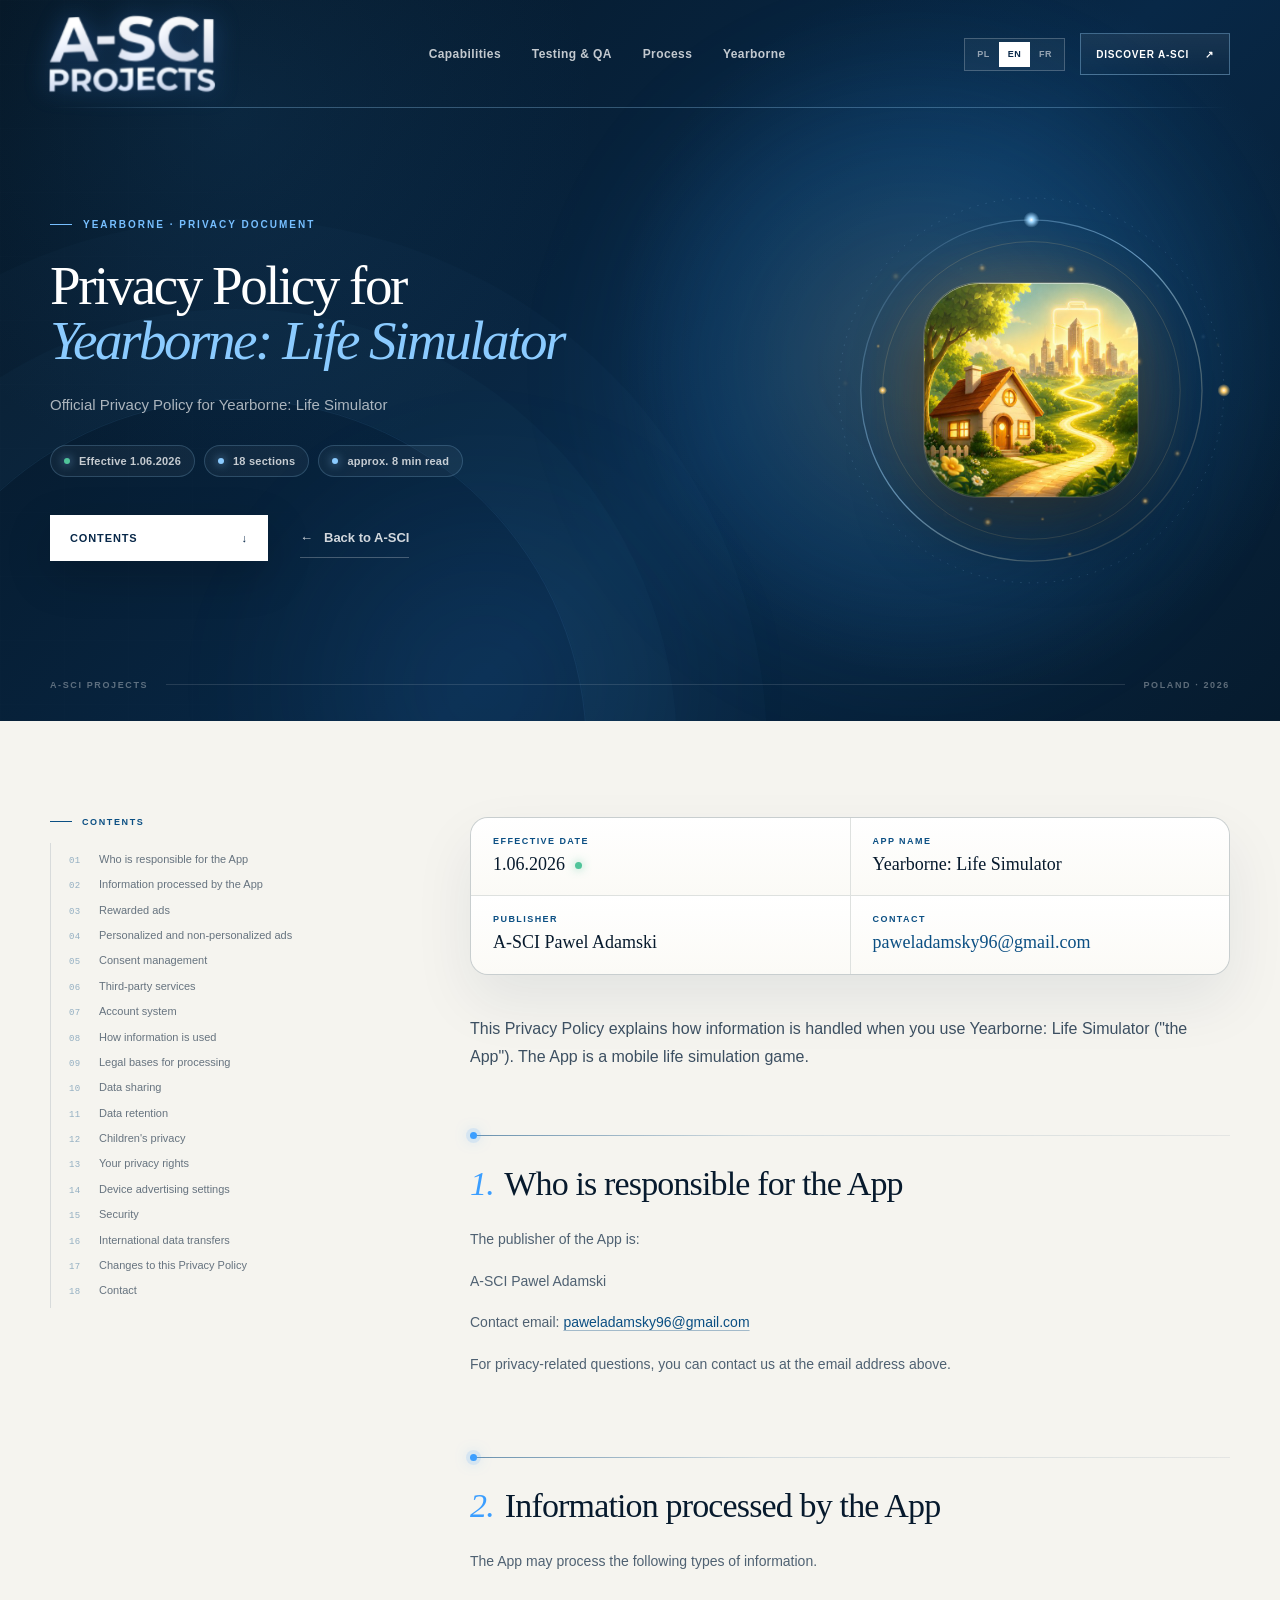
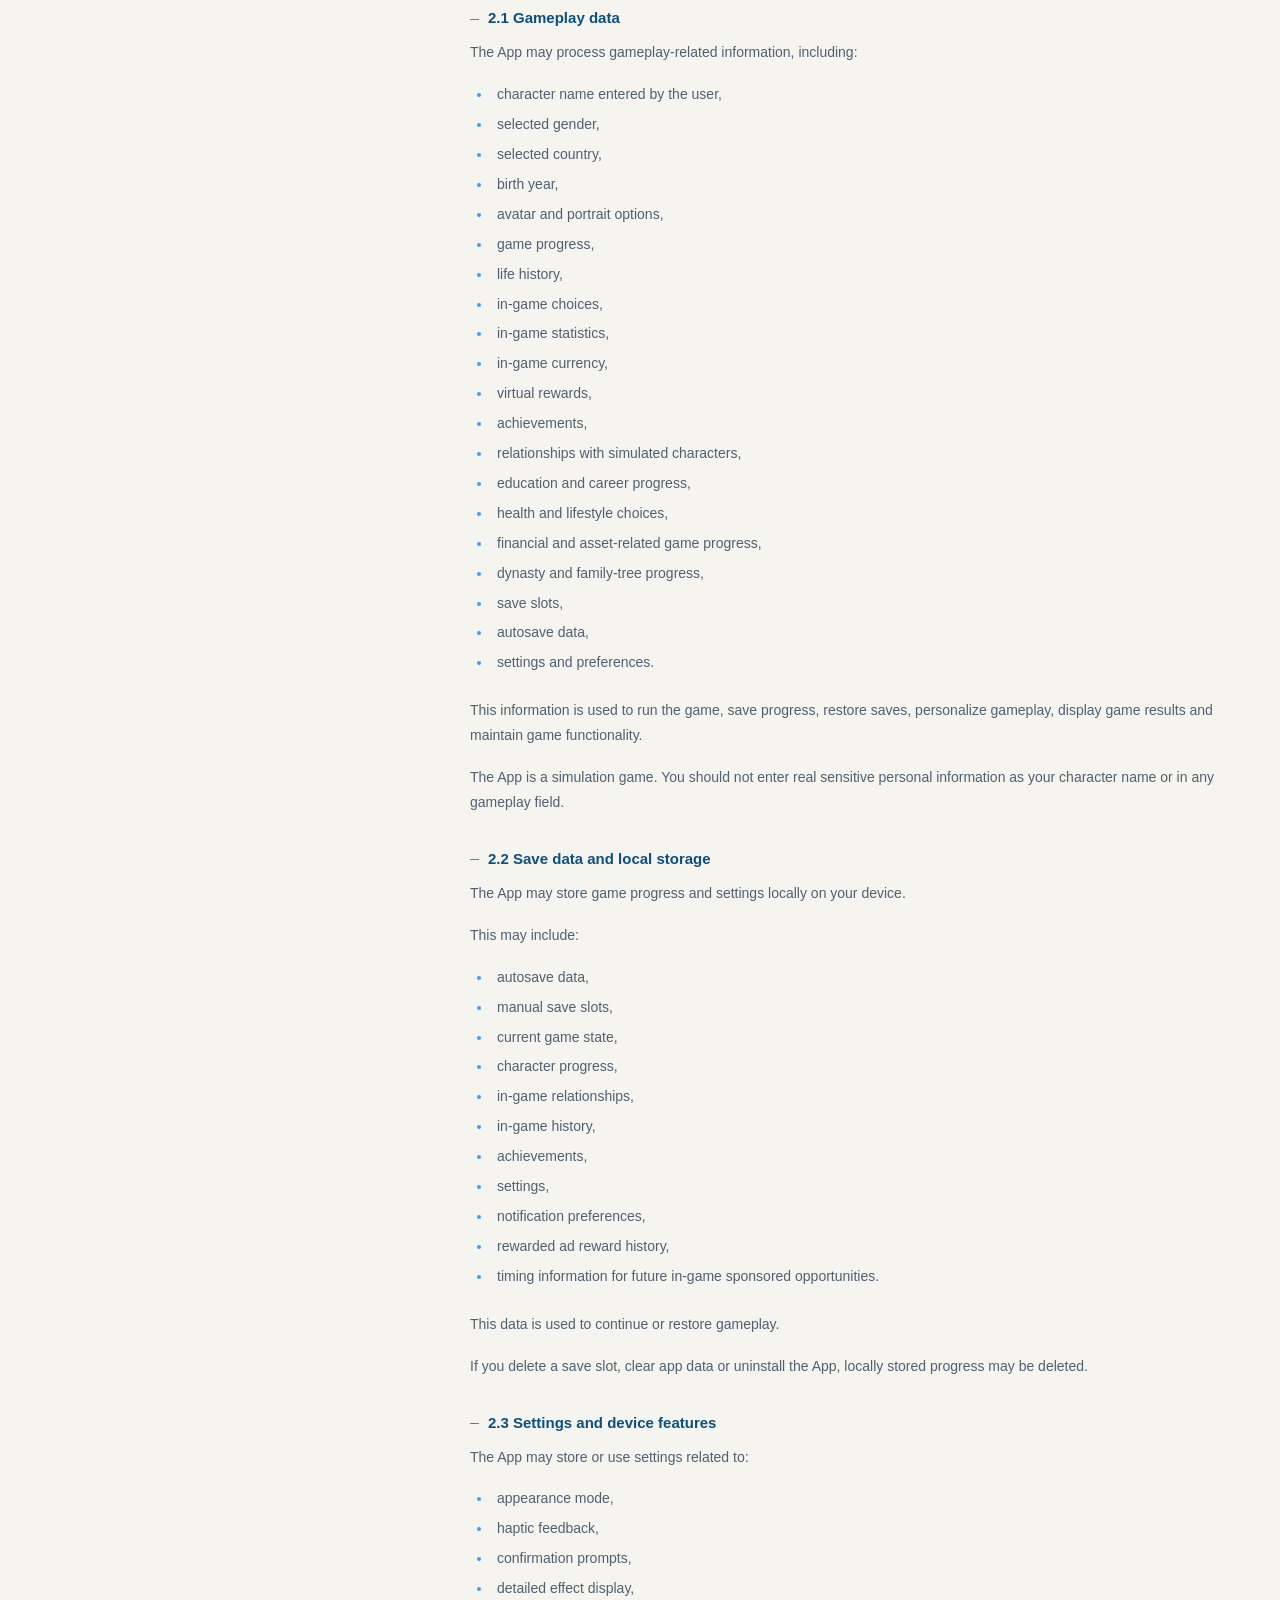
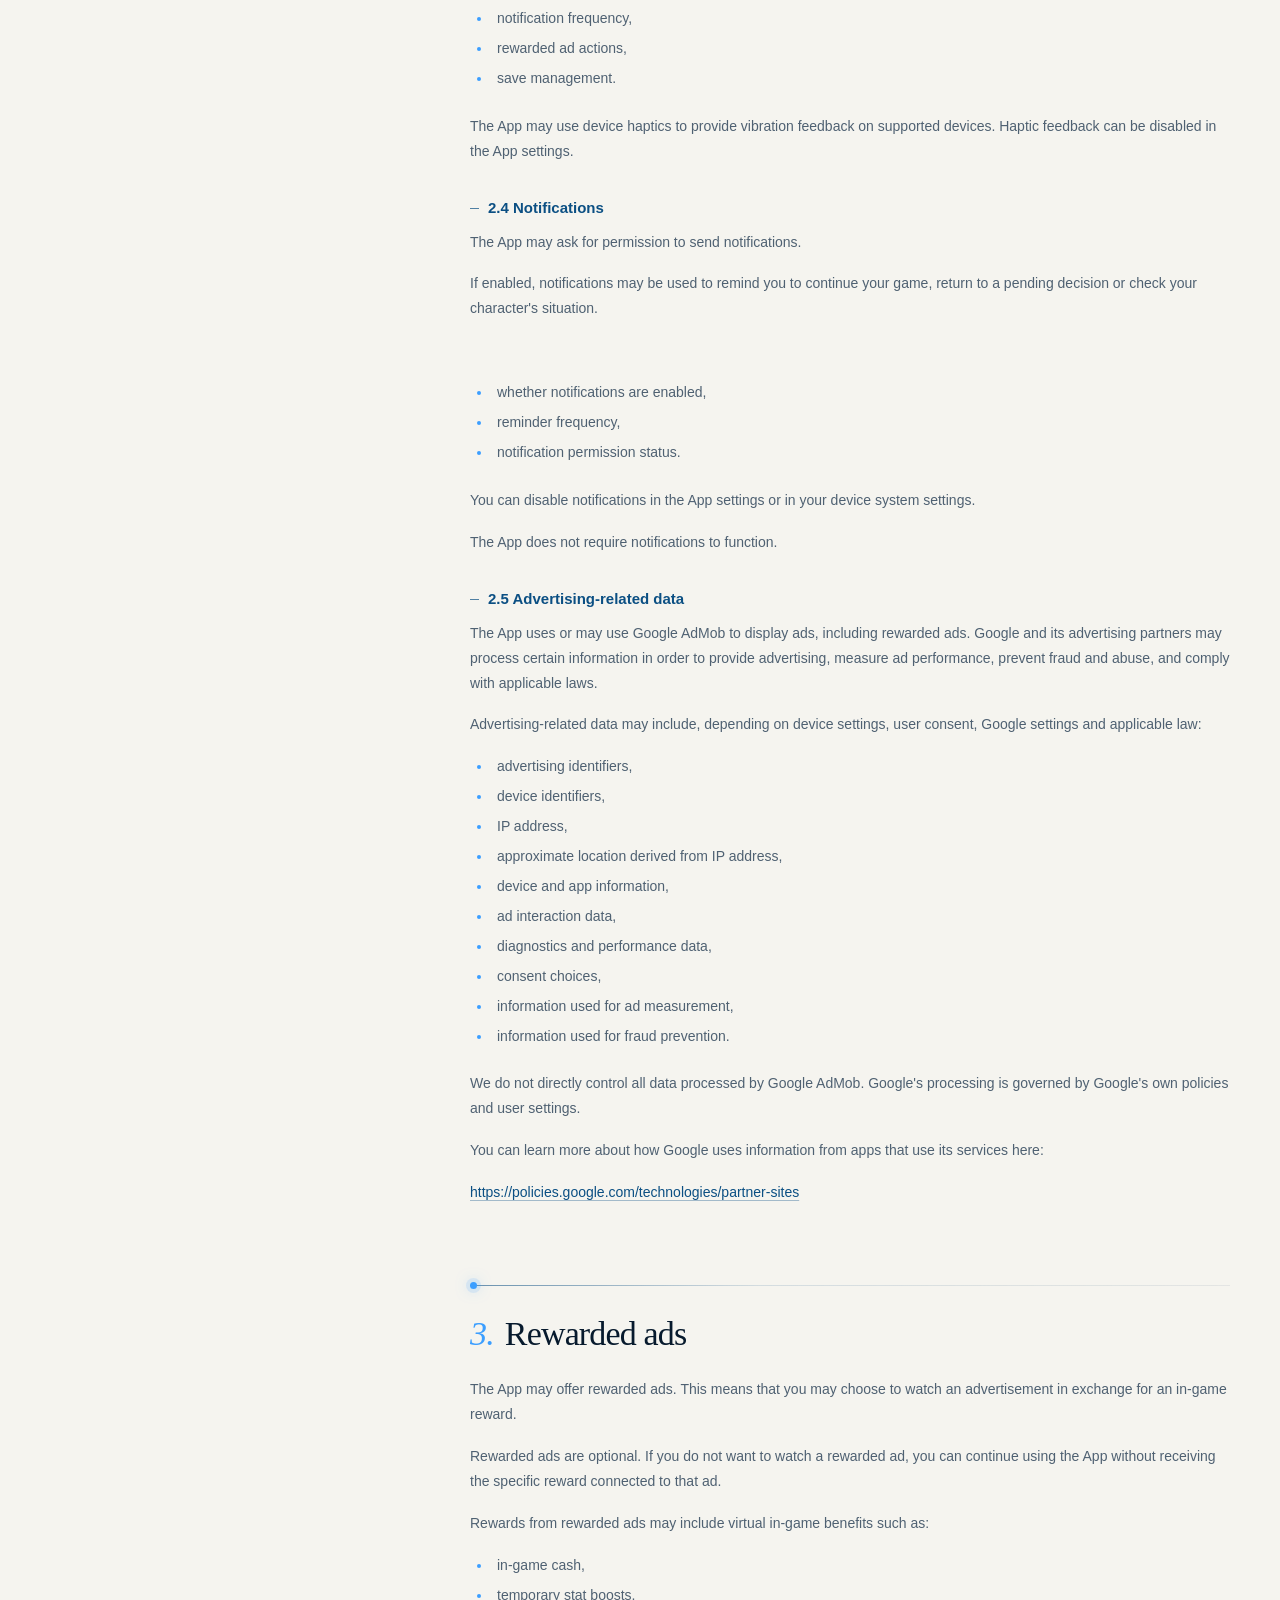
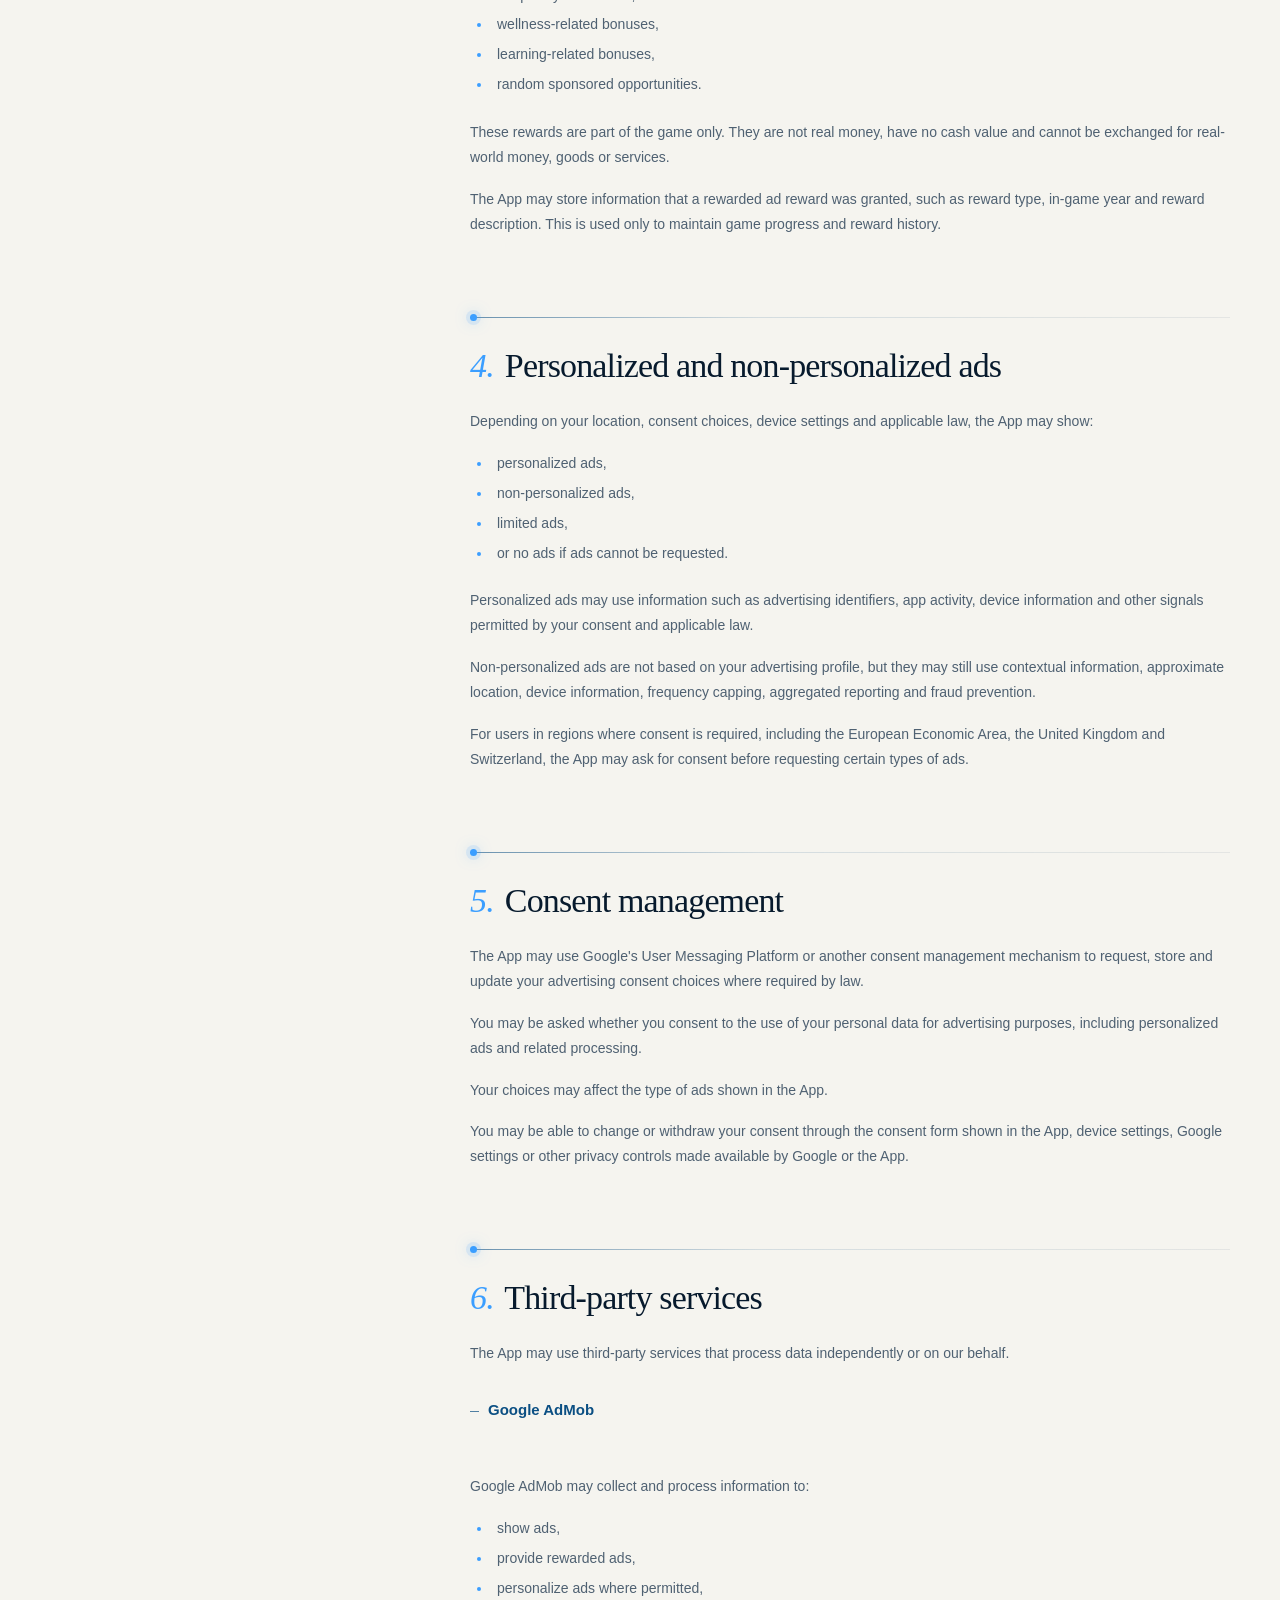
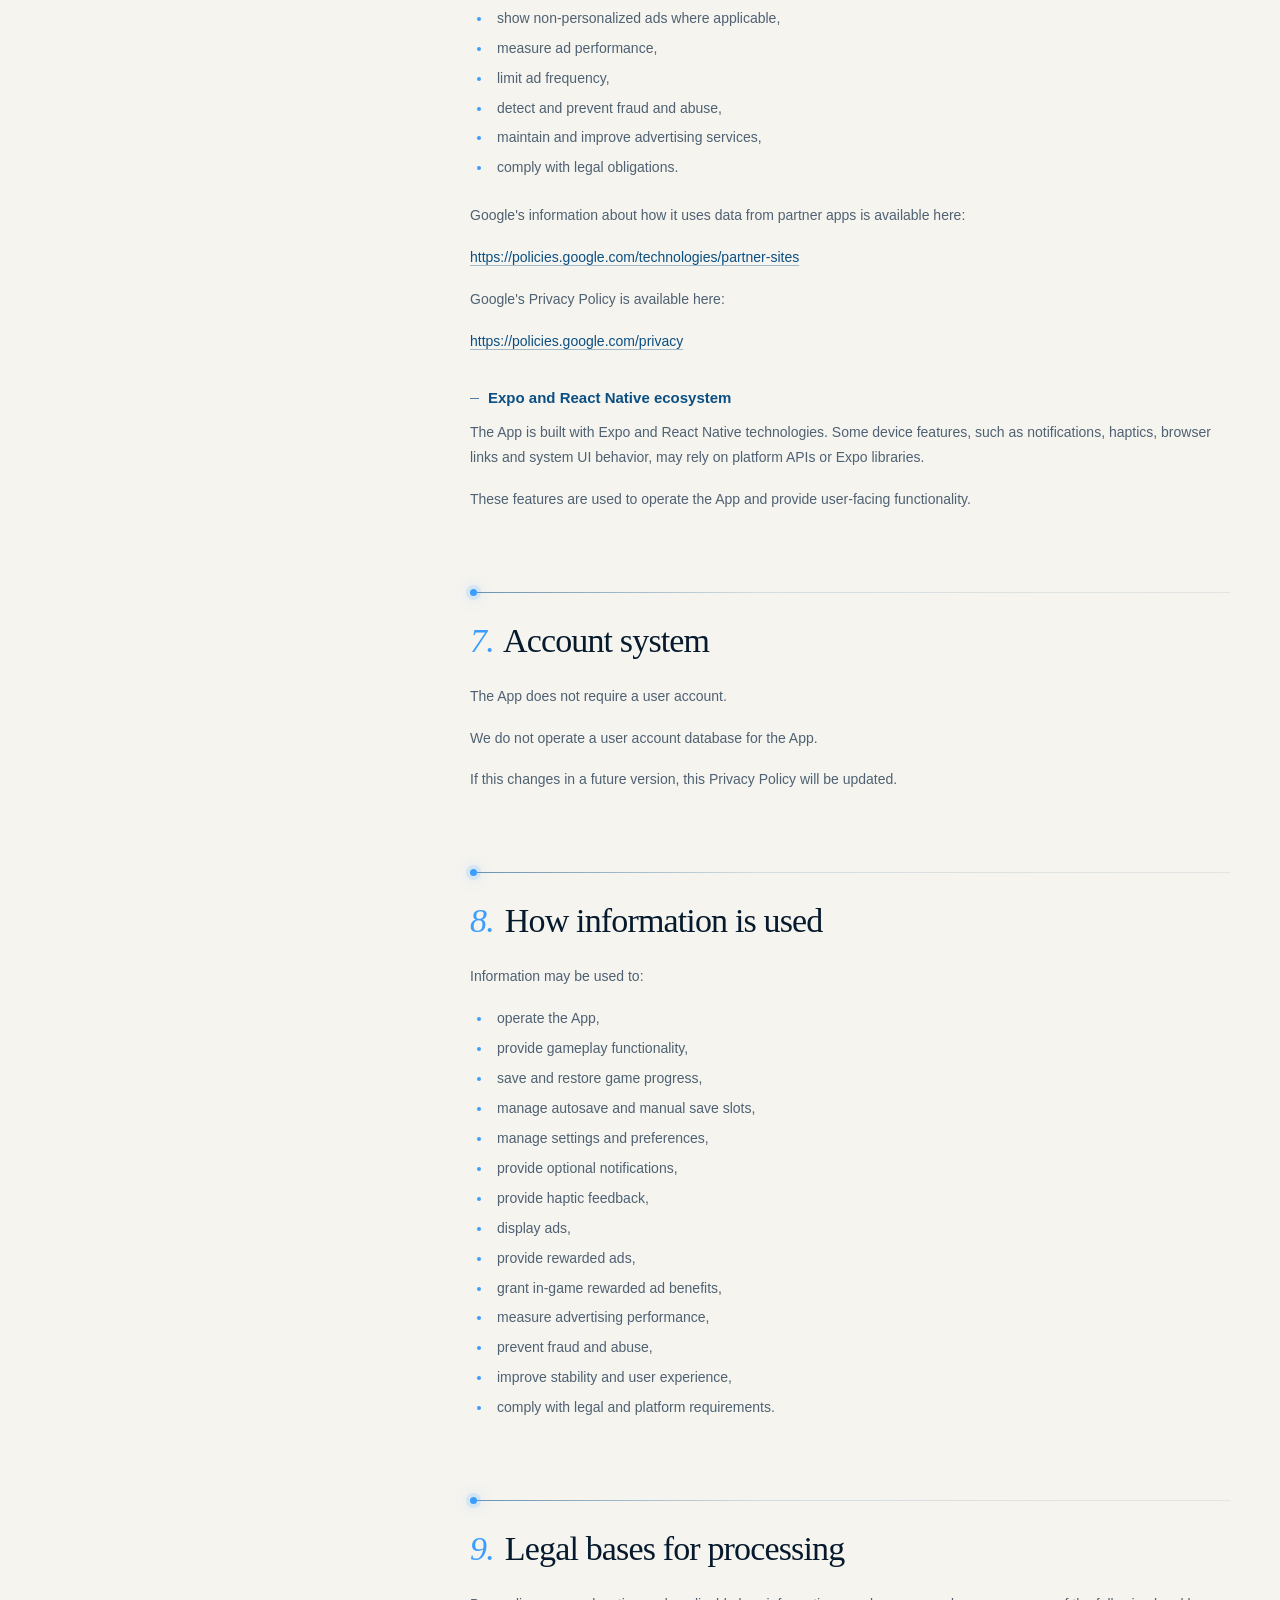
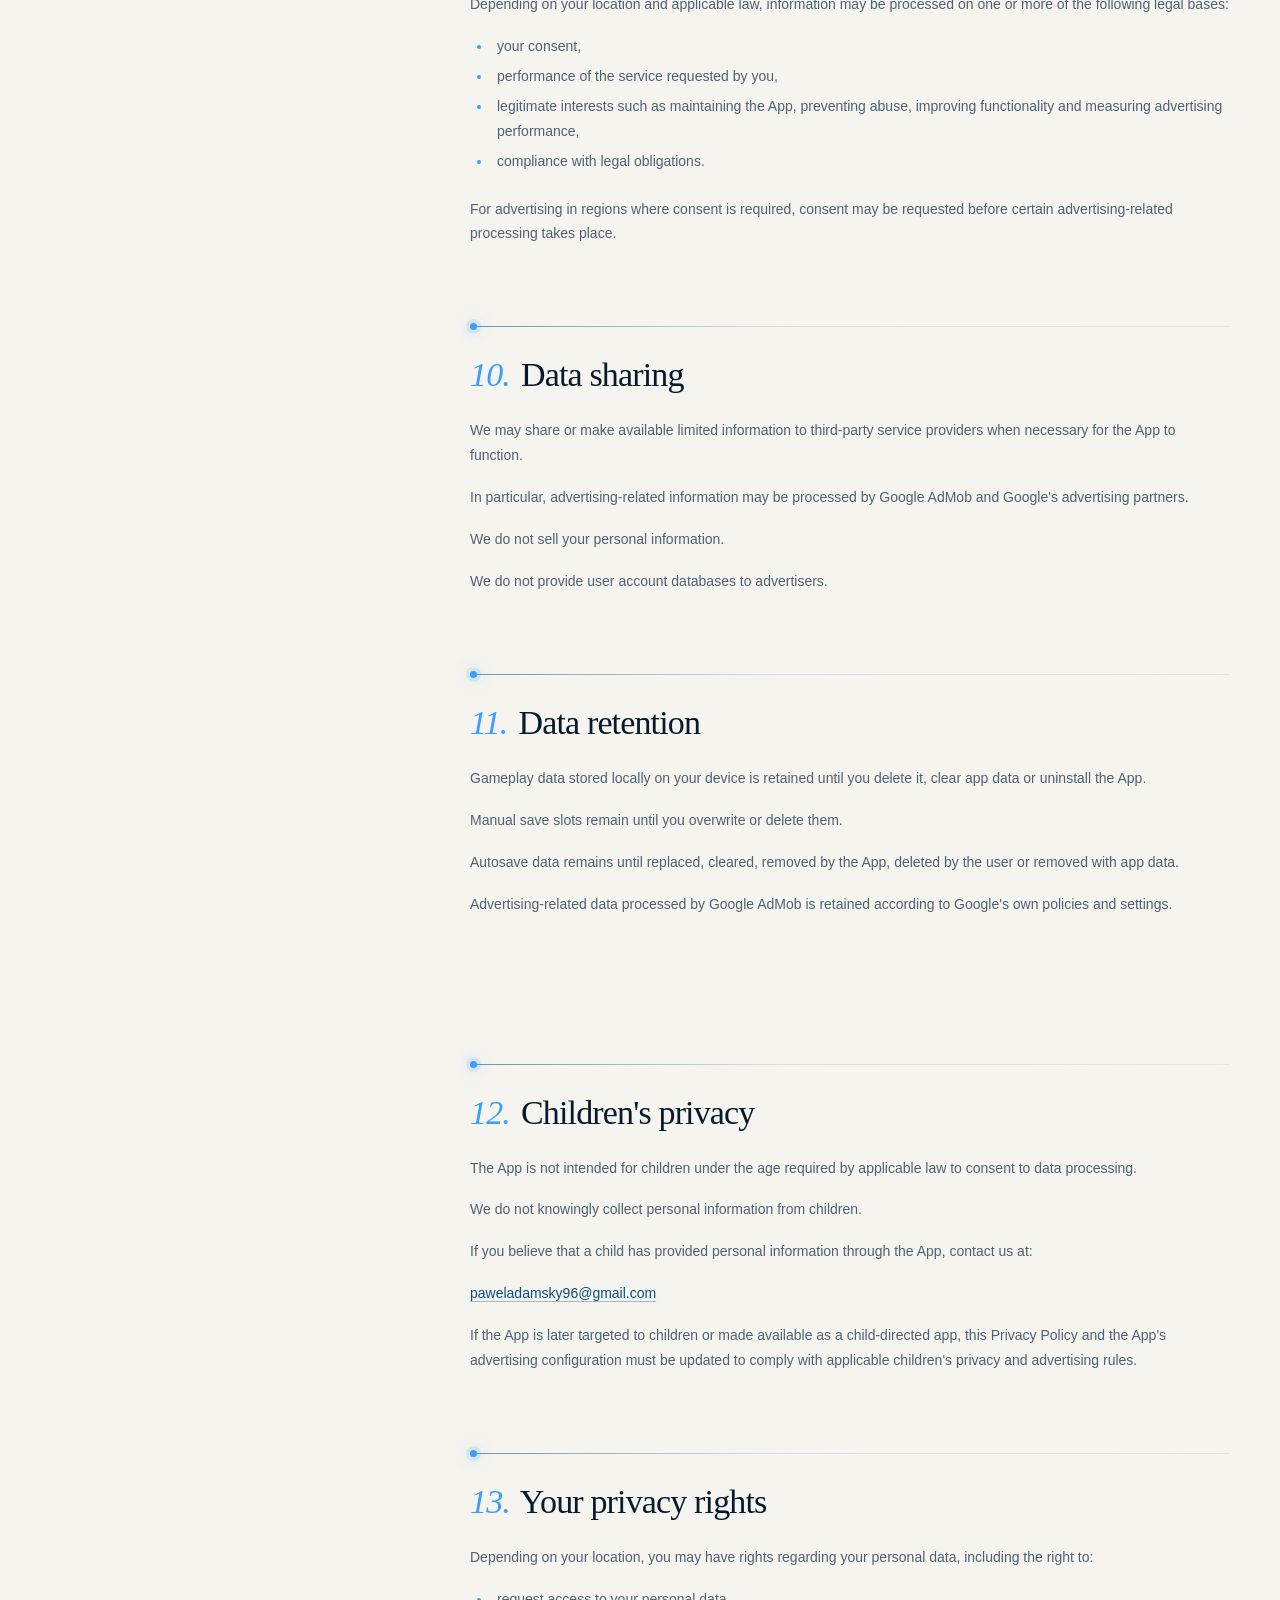
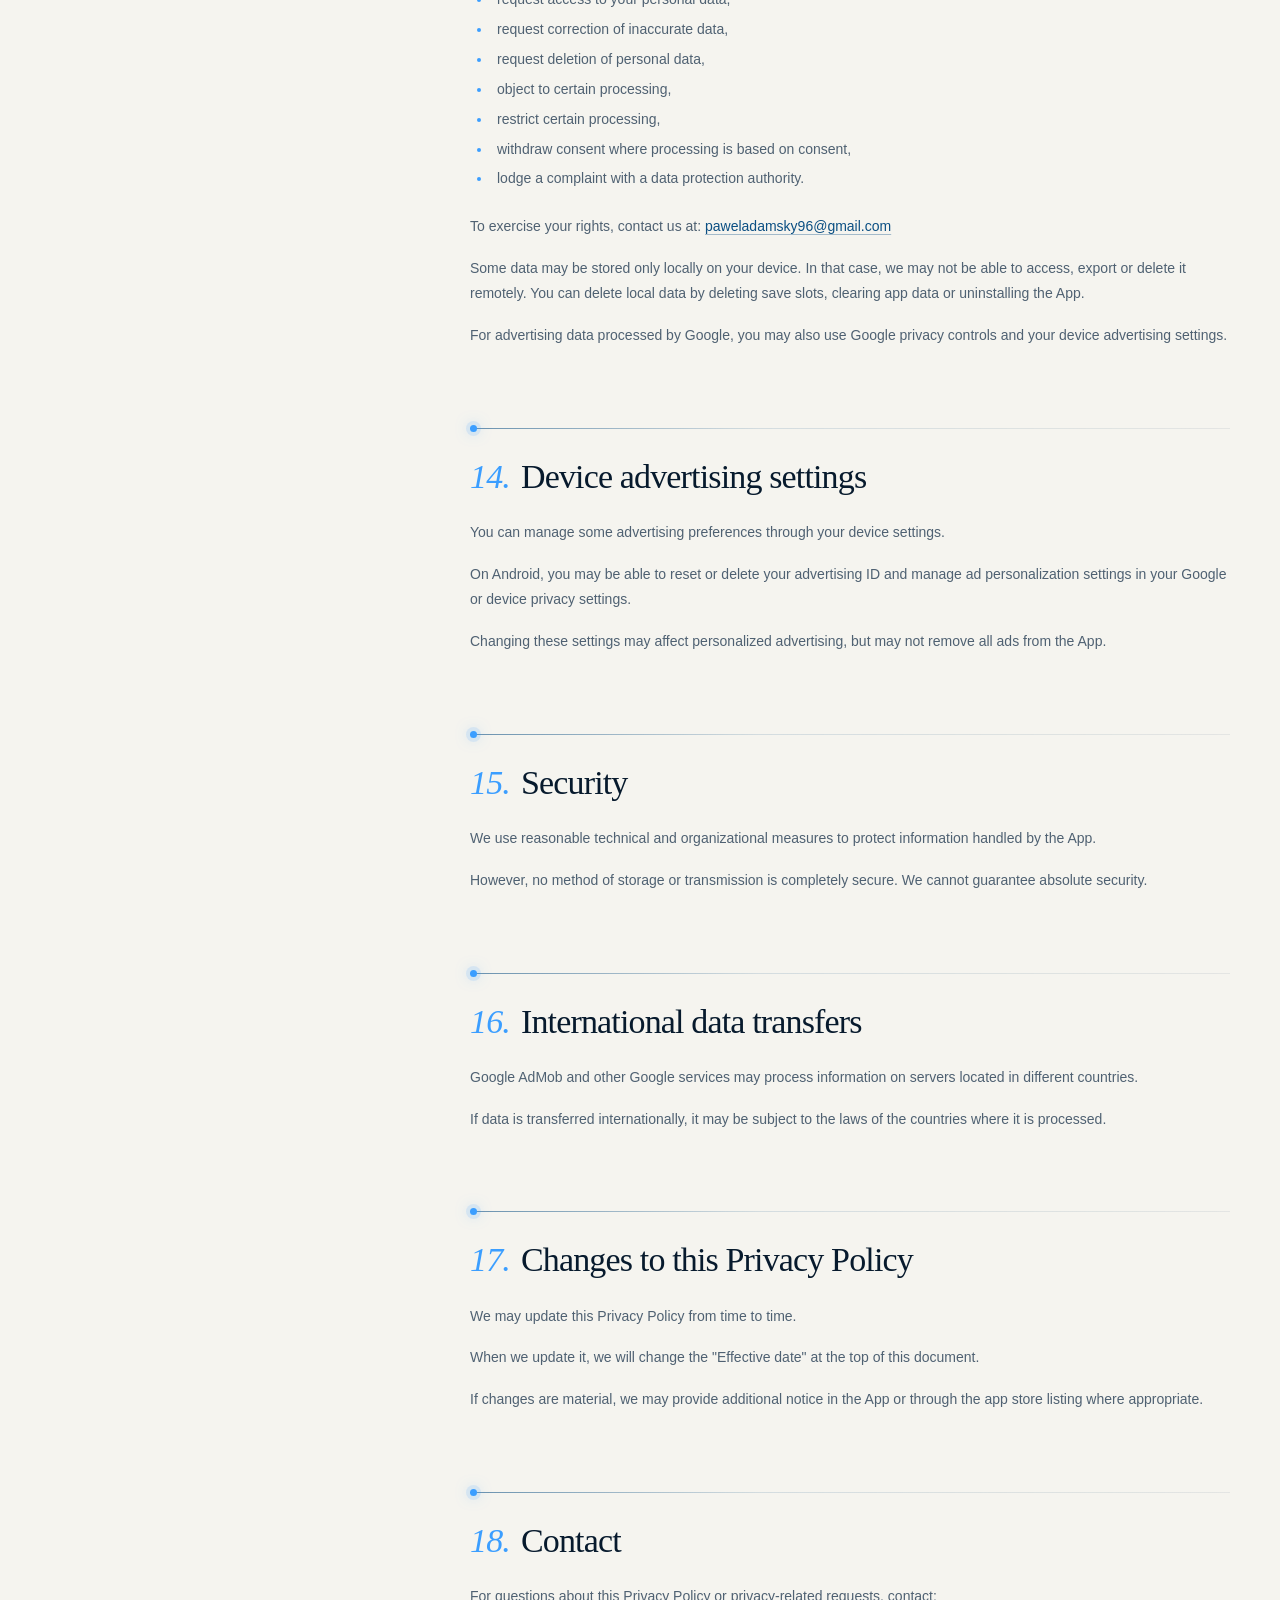
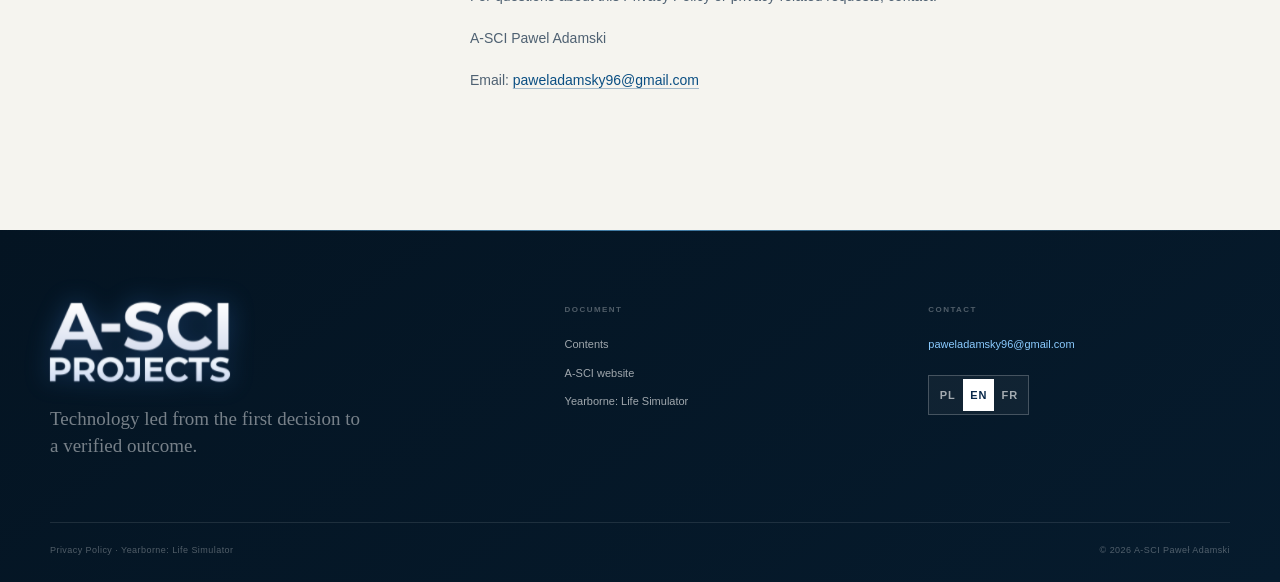
<file: en/privacy-policy/index.html>
<!DOCTYPE html><html lang="en"><head><meta charSet="utf-8"/><meta name="viewport" content="width=device-width, initial-scale=1"/><link rel="preload" href="/assets/a-sci-logo-white.svg" as="image"/><link rel="preload" href="/assets/yearborne-icon-hero.jpg" as="image"/><title>Yearborne: Life Simulator Privacy Policy | A-SCI</title><meta name="description" content="Privacy Policy for the Yearborne: Life Simulator mobile game."/><meta name="keywords" content="A-SCI,software,aplikacje mobilne,mobile apps,testing,quality assurance,project management,Yearborne"/><meta name="author" content="A-SCI Paweł Adamski"/><link rel="icon" type="image/svg+xml" href="/favicon.svg"/><link rel="canonical" href="/en/privacy-policy/"/><link rel="alternate" hrefLang="pl" href="/privacy-policy/"/><link rel="alternate" hrefLang="en" href="/en/privacy-policy/"/><link rel="alternate" hrefLang="fr" href="/fr/privacy-policy/"/>
<link rel="stylesheet" href="/assets/site.css?v=r9"/><script src="/assets/a-sci-premium.js?v=r9" defer></script></head><body><main class="privacy-page" lang="en"><header class="site-header"><span class="hdr-fx" aria-hidden="true"><span class="hdr-glass"></span><span class="hdr-line"><i></i></span></span><a class="brand" href="/en/" data-asci="mark" aria-label="A-SCI Projects - home page"><img src="/assets/a-sci-logo-white.svg" alt="A-SCI Projects" width="590" height="263"/></a><nav aria-label="Main navigation"><a href="/en/#kompetencje">Capabilities</a><a href="/en/#jakosc">Testing &amp; QA</a><a href="/en/#proces">Process</a><a href="/en/#yearborne">Yearborne</a></nav><div class="header-tools"><div class="language-switcher" aria-label="Choose language"><a href="/privacy-policy/" hrefLang="pl" lang="pl">PL</a><a href="/en/privacy-policy/" hrefLang="en" lang="en" aria-current="page">EN</a><a href="/fr/privacy-policy/" hrefLang="fr" lang="fr">FR</a></div><a class="header-cta" href="/en/#kompetencje">Discover A-SCI<span aria-hidden="true">↗</span></a></div></header><section class="privacy-hero"><div class="pv-bg" aria-hidden="true"><span class="pv-aurora"></span><span class="pv-aurora pv-aurora-b"></span></div><div class="pv-copy"><p class="eyebrow light"><span></span> Yearborne · Privacy document</p><h1>Privacy Policy for <br/><em>Yearborne: Life Simulator</em></h1><p class="pv-lead">Official Privacy Policy for Yearborne: Life Simulator</p><ul class="pv-chips" aria-label="Document details"><li class="pv-chip-live">Effective 1.06.2026</li><li>18 sections</li><li>approx. 8 min read</li></ul><div class="hero-actions"><a class="button button-primary" href="#toc">Contents<span aria-hidden="true">↓</span></a><a class="text-link" href="/en/"><span aria-hidden="true">←</span> Back to A-SCI</a></div></div><figure class="pv-art"><span class="pv-glow" aria-hidden="true"></span><svg class="pv-orbits" viewBox="0 0 400 400" aria-hidden="true" focusable="false"><defs><linearGradient id="pv-ring" x1="0" y1="0" x2="1" y2="1"><stop offset="0" stop-color="#9cd6ff" stop-opacity="0"/><stop offset=".48" stop-color="#9cd6ff" stop-opacity=".62"/><stop offset="1" stop-color="#ffd27a" stop-opacity="0"/></linearGradient><radialGradient id="pv-dot-b"><stop offset="0" stop-color="#ffffff"/><stop offset=".32" stop-color="#9cd6ff"/><stop offset="1" stop-color="#9cd6ff" stop-opacity="0"/></radialGradient><radialGradient id="pv-dot-g"><stop offset="0" stop-color="#fff8e6"/><stop offset=".32" stop-color="#ffcf70"/><stop offset="1" stop-color="#ffcf70" stop-opacity="0"/></radialGradient></defs><g class="pv-o3"><circle cx="200" cy="200" r="150" fill="none" stroke="#ffd68c" stroke-opacity=".16" stroke-width="1"/><circle cx="50" cy="200" r="4.5" fill="url(#pv-dot-g)"/></g><g class="pv-o1"><circle cx="200" cy="200" r="172" fill="none" stroke="url(#pv-ring)" stroke-width="1.3"/><circle cx="200" cy="28" r="8" fill="url(#pv-dot-b)"/></g><g class="pv-o2"><circle cx="200" cy="200" r="194" fill="none" stroke="#9cd6ff" stroke-opacity=".17" stroke-width="1" stroke-dasharray="1.5 7"/><circle cx="394" cy="200" r="6.5" fill="url(#pv-dot-g)"/></g></svg><span class="pv-float"><span class="pv-icon"><img src="/assets/yearborne-icon-hero.jpg" alt="Yearborne: Life Simulator" width="512" height="512"/></span></span></figure><div class="hero-footer" aria-hidden="true"><span>A-SCI Projects</span><span class="hero-footer-line"></span><span>Poland · 2026</span></div></section><div class="privacy-layout"><aside class="privacy-toc" id="toc" aria-labelledby="toc-title"><p id="toc-title">Contents</p><ol><li><a href="#section-1">Who is responsible for the App</a></li><li><a href="#section-2">Information processed by the App</a></li><li><a href="#section-3">Rewarded ads</a></li><li><a href="#section-4">Personalized and non-personalized ads</a></li><li><a href="#section-5">Consent management</a></li><li><a href="#section-6">Third-party services</a></li><li><a href="#section-7">Account system</a></li><li><a href="#section-8">How information is used</a></li><li><a href="#section-9">Legal bases for processing</a></li><li><a href="#section-10">Data sharing</a></li><li><a href="#section-11">Data retention</a></li><li><a href="#section-12">Children&#x27;s privacy</a></li><li><a href="#section-13">Your privacy rights</a></li><li><a href="#section-14">Device advertising settings</a></li><li><a href="#section-15">Security</a></li><li><a href="#section-16">International data transfers</a></li><li><a href="#section-17">Changes to this Privacy Policy</a></li><li><a href="#section-18">Contact</a></li></ol></aside><article class="privacy-document"><dl class="privacy-meta"><div><dt>Effective date</dt><dd>1.06.2026</dd></div><div><dt>App name</dt><dd>Yearborne: Life Simulator</dd></div><div><dt>Publisher</dt><dd>A-SCI Pawel Adamski</dd></div><div><dt>Contact</dt><dd><a href="mailto:paweladamsky96@gmail.com">paweladamsky96@gmail.com</a></dd></div></dl><p>This Privacy Policy explains how information is handled when you use Yearborne: Life Simulator (&quot;the App&quot;). The App is a mobile life simulation game.</p><h2 id="section-1"><span class="sec-no">1.</span> Who is responsible for the App</h2><p>The publisher of the App is:</p><p>A-SCI Pawel Adamski</p><p>Contact email: <a href="mailto:paweladamsky96@gmail.com">paweladamsky96@gmail.com</a></p><p>For privacy-related questions, you can contact us at the email address above.</p><h2 id="section-2"><span class="sec-no">2.</span> Information processed by the App</h2><p>The App may process the following types of information.</p><h3>2.1 Gameplay data</h3><p>The App may process gameplay-related information, including:</p><ul><li>character name entered by the user,</li><li>selected gender,</li><li>selected country,</li><li>birth year,</li><li>avatar and portrait options,</li><li>game progress,</li><li>life history,</li><li>in-game choices,</li><li>in-game statistics,</li><li>in-game currency,</li><li>virtual rewards,</li><li>achievements,</li><li>relationships with simulated characters,</li><li>education and career progress,</li><li>health and lifestyle choices,</li><li>financial and asset-related game progress,</li><li>dynasty and family-tree progress,</li><li>save slots,</li><li>autosave data,</li><li>settings and preferences.</li></ul><p>This information is used to run the game, save progress, restore saves, personalize gameplay, display game results and maintain game functionality.</p><p>The App is a simulation game. You should not enter real sensitive personal information as your character name or in any gameplay field.</p><h3>2.2 Save data and local storage</h3><p>The App may store game progress and settings locally on your device.</p><p>This may include:</p><ul><li>autosave data,</li><li>manual save slots,</li><li>current game state,</li><li>character progress,</li><li>in-game relationships,</li><li>in-game history,</li><li>achievements,</li><li>settings,</li><li>notification preferences,</li><li>rewarded ad reward history,</li><li>timing information for future in-game sponsored opportunities.</li></ul><p>This data is used to continue or restore gameplay.</p><p>If you delete a save slot, clear app data or uninstall the App, locally stored progress may be deleted.</p><h3>2.3 Settings and device features</h3><p>The App may store or use settings related to:</p><ul><li>appearance mode,</li><li>haptic feedback,</li><li>confirmation prompts,</li><li>detailed effect display,</li><li>notification frequency,</li><li>rewarded ad actions,</li><li>save management.</li></ul><p>The App may use device haptics to provide vibration feedback on supported devices. Haptic feedback can be disabled in the App settings.</p><h3>2.4 Notifications</h3><p>The App may ask for permission to send notifications.</p><p>If enabled, notifications may be used to remind you to continue your game, return to a pending decision or check your character&#x27;s situation.</p><p>Notification settings may include:</p><ul><li>whether notifications are enabled,</li><li>reminder frequency,</li><li>notification permission status.</li></ul><p>You can disable notifications in the App settings or in your device system settings.</p><p>The App does not require notifications to function.</p><h3>2.5 Advertising-related data</h3><p>The App uses or may use Google AdMob to display ads, including rewarded ads. Google and its advertising partners may process certain information in order to provide advertising, measure ad performance, prevent fraud and abuse, and comply with applicable laws.</p><p>Advertising-related data may include, depending on device settings, user consent, Google settings and applicable law:</p><ul><li>advertising identifiers,</li><li>device identifiers,</li><li>IP address,</li><li>approximate location derived from IP address,</li><li>device and app information,</li><li>ad interaction data,</li><li>diagnostics and performance data,</li><li>consent choices,</li><li>information used for ad measurement,</li><li>information used for fraud prevention.</li></ul><p>We do not directly control all data processed by Google AdMob. Google&#x27;s processing is governed by Google&#x27;s own policies and user settings.</p><p>You can learn more about how Google uses information from apps that use its services here:</p><p><a href="https://policies.google.com/technologies/partner-sites" target="_blank" rel="noreferrer">https://policies.google.com/technologies/partner-sites</a></p><h2 id="section-3"><span class="sec-no">3.</span> Rewarded ads</h2><p>The App may offer rewarded ads. This means that you may choose to watch an advertisement in exchange for an in-game reward.</p><p>Rewarded ads are optional. If you do not want to watch a rewarded ad, you can continue using the App without receiving the specific reward connected to that ad.</p><p>Rewards from rewarded ads may include virtual in-game benefits such as:</p><ul><li>in-game cash,</li><li>temporary stat boosts,</li><li>wellness-related bonuses,</li><li>learning-related bonuses,</li><li>random sponsored opportunities.</li></ul><p>These rewards are part of the game only. They are not real money, have no cash value and cannot be exchanged for real-world money, goods or services.</p><p>The App may store information that a rewarded ad reward was granted, such as reward type, in-game year and reward description. This is used only to maintain game progress and reward history.</p><h2 id="section-4"><span class="sec-no">4.</span> Personalized and non-personalized ads</h2><p>Depending on your location, consent choices, device settings and applicable law, the App may show:</p><ul><li>personalized ads,</li><li>non-personalized ads,</li><li>limited ads,</li><li>or no ads if ads cannot be requested.</li></ul><p>Personalized ads may use information such as advertising identifiers, app activity, device information and other signals permitted by your consent and applicable law.</p><p>Non-personalized ads are not based on your advertising profile, but they may still use contextual information, approximate location, device information, frequency capping, aggregated reporting and fraud prevention.</p><p>For users in regions where consent is required, including the European Economic Area, the United Kingdom and Switzerland, the App may ask for consent before requesting certain types of ads.</p><h2 id="section-5"><span class="sec-no">5.</span> Consent management</h2><p>The App may use Google&#x27;s User Messaging Platform or another consent management mechanism to request, store and update your advertising consent choices where required by law.</p><p>You may be asked whether you consent to the use of your personal data for advertising purposes, including personalized ads and related processing.</p><p>Your choices may affect the type of ads shown in the App.</p><p>You may be able to change or withdraw your consent through the consent form shown in the App, device settings, Google settings or other privacy controls made available by Google or the App.</p><h2 id="section-6"><span class="sec-no">6.</span> Third-party services</h2><p>The App may use third-party services that process data independently or on our behalf.</p><h3>Google AdMob</h3><p>The App uses or may use Google AdMob for advertising.</p><p>Google AdMob may collect and process information to:</p><ul><li>show ads,</li><li>provide rewarded ads,</li><li>personalize ads where permitted,</li><li>show non-personalized ads where applicable,</li><li>measure ad performance,</li><li>limit ad frequency,</li><li>detect and prevent fraud and abuse,</li><li>maintain and improve advertising services,</li><li>comply with legal obligations.</li></ul><p>Google&#x27;s information about how it uses data from partner apps is available here:</p><p><a href="https://policies.google.com/technologies/partner-sites" target="_blank" rel="noreferrer">https://policies.google.com/technologies/partner-sites</a></p><p>Google&#x27;s Privacy Policy is available here:</p><p><a href="https://policies.google.com/privacy" target="_blank" rel="noreferrer">https://policies.google.com/privacy</a></p><h3>Expo and React Native ecosystem</h3><p>The App is built with Expo and React Native technologies. Some device features, such as notifications, haptics, browser links and system UI behavior, may rely on platform APIs or Expo libraries.</p><p>These features are used to operate the App and provide user-facing functionality.</p><h2 id="section-7"><span class="sec-no">7.</span> Account system</h2><p>The App does not require a user account.</p><p>We do not operate a user account database for the App.</p><p>If this changes in a future version, this Privacy Policy will be updated.</p><h2 id="section-8"><span class="sec-no">8.</span> How information is used</h2><p>Information may be used to:</p><ul><li>operate the App,</li><li>provide gameplay functionality,</li><li>save and restore game progress,</li><li>manage autosave and manual save slots,</li><li>manage settings and preferences,</li><li>provide optional notifications,</li><li>provide haptic feedback,</li><li>display ads,</li><li>provide rewarded ads,</li><li>grant in-game rewarded ad benefits,</li><li>measure advertising performance,</li><li>prevent fraud and abuse,</li><li>improve stability and user experience,</li><li>comply with legal and platform requirements.</li></ul><h2 id="section-9"><span class="sec-no">9.</span> Legal bases for processing</h2><p>Depending on your location and applicable law, information may be processed on one or more of the following legal bases:</p><ul><li>your consent,</li><li>performance of the service requested by you,</li><li>legitimate interests such as maintaining the App, preventing abuse, improving functionality and measuring advertising performance,</li><li>compliance with legal obligations.</li></ul><p>For advertising in regions where consent is required, consent may be requested before certain advertising-related processing takes place.</p><h2 id="section-10"><span class="sec-no">10.</span> Data sharing</h2><p>We may share or make available limited information to third-party service providers when necessary for the App to function.</p><p>In particular, advertising-related information may be processed by Google AdMob and Google&#x27;s advertising partners.</p><p>We do not sell your personal information.</p><p>We do not provide user account databases to advertisers.</p><h2 id="section-11"><span class="sec-no">11.</span> Data retention</h2><p>Gameplay data stored locally on your device is retained until you delete it, clear app data or uninstall the App.</p><p>Manual save slots remain until you overwrite or delete them.</p><p>Autosave data remains until replaced, cleared, removed by the App, deleted by the user or removed with app data.</p><p>Advertising-related data processed by Google AdMob is retained according to Google&#x27;s own policies and settings.</p><p>If you contact us by email, we may retain your message for as long as needed to respond, handle support requests, maintain records and comply with legal obligations.</p><h2 id="section-12"><span class="sec-no">12.</span> Children&#x27;s privacy</h2><p>The App is not intended for children under the age required by applicable law to consent to data processing.</p><p>We do not knowingly collect personal information from children.</p><p>If you believe that a child has provided personal information through the App, contact us at:</p><p><a href="mailto:paweladamsky96@gmail.com">paweladamsky96@gmail.com</a></p><p>If the App is later targeted to children or made available as a child-directed app, this Privacy Policy and the App&#x27;s advertising configuration must be updated to comply with applicable children&#x27;s privacy and advertising rules.</p><h2 id="section-13"><span class="sec-no">13.</span> Your privacy rights</h2><p>Depending on your location, you may have rights regarding your personal data, including the right to:</p><ul><li>request access to your personal data,</li><li>request correction of inaccurate data,</li><li>request deletion of personal data,</li><li>object to certain processing,</li><li>restrict certain processing,</li><li>withdraw consent where processing is based on consent,</li><li>lodge a complaint with a data protection authority.</li></ul><p>To exercise your rights, contact us at: <a href="mailto:paweladamsky96@gmail.com">paweladamsky96@gmail.com</a></p><p>Some data may be stored only locally on your device. In that case, we may not be able to access, export or delete it remotely. You can delete local data by deleting save slots, clearing app data or uninstalling the App.</p><p>For advertising data processed by Google, you may also use Google privacy controls and your device advertising settings.</p><h2 id="section-14"><span class="sec-no">14.</span> Device advertising settings</h2><p>You can manage some advertising preferences through your device settings.</p><p>On Android, you may be able to reset or delete your advertising ID and manage ad personalization settings in your Google or device privacy settings.</p><p>Changing these settings may affect personalized advertising, but may not remove all ads from the App.</p><h2 id="section-15"><span class="sec-no">15.</span> Security</h2><p>We use reasonable technical and organizational measures to protect information handled by the App.</p><p>However, no method of storage or transmission is completely secure. We cannot guarantee absolute security.</p><h2 id="section-16"><span class="sec-no">16.</span> International data transfers</h2><p>Google AdMob and other Google services may process information on servers located in different countries.</p><p>If data is transferred internationally, it may be subject to the laws of the countries where it is processed.</p><h2 id="section-17"><span class="sec-no">17.</span> Changes to this Privacy Policy</h2><p>We may update this Privacy Policy from time to time.</p><p>When we update it, we will change the &quot;Effective date&quot; at the top of this document.</p><p>If changes are material, we may provide additional notice in the App or through the app store listing where appropriate.</p><h2 id="section-18"><span class="sec-no">18.</span> Contact</h2><p>For questions about this Privacy Policy or privacy-related requests, contact:</p><p>A-SCI Pawel Adamski</p><p>Email: <a href="mailto:paweladamsky96@gmail.com">paweladamsky96@gmail.com</a></p></article></div><footer class="site-footer pv-footer"><div class="footer-main"><div class="footer-identity"><a class="footer-brand" href="#top" data-asci="mark" data-wave="0" aria-label="A-SCI Projects – back to the top of the page"><img src="/assets/a-sci-logo-white.svg" alt="A-SCI Projects" width="590" height="263"/><span class="brand-top-hint" aria-hidden="true"><svg viewBox="0 0 24 24" aria-hidden="true" focusable="false"><path d="M12 19V5M5.5 11.5 12 5l6.5 6.5"/></svg></span></a><p>Technology led from the first decision to a verified outcome.</p></div><div class="footer-column"><h3>Document</h3><a href="#toc">Contents</a><a href="/en/">A-SCI website</a><a href="/en/#yearborne">Yearborne: Life Simulator</a></div><div class="footer-column footer-contact"><h3>Contact</h3><a href="mailto:paweladamsky96@gmail.com">paweladamsky96@gmail.com</a><div class="language-switcher language-switcher-compact" aria-label="Choose language"><a href="/privacy-policy/" hrefLang="pl" lang="pl">PL</a><a href="/en/privacy-policy/" hrefLang="en" lang="en" aria-current="page">EN</a><a href="/fr/privacy-policy/" hrefLang="fr" lang="fr">FR</a></div></div></div><div class="footer-bottom"><span>Privacy Policy · Yearborne: Life Simulator</span><span>© 2026 A-SCI Paweł Adamski</span></div></footer></main><a class="asci-top" href="#top" aria-label="Back to the top of the page" aria-hidden="true" tabindex="-1"><span class="asci-top-card"><span class="asci-top-fallback"><img src="/assets/a-sci-logo-white.svg" alt="" width="590" height="263"/></span></span><span class="asci-top-arrow" aria-hidden="true"><svg viewBox="0 0 24 24" aria-hidden="true" focusable="false"><path d="M12 19V5M5.5 11.5 12 5l6.5 6.5"/></svg></span><span class="asci-top-label" aria-hidden="true">Back to top</span></a></body></html>
</file>
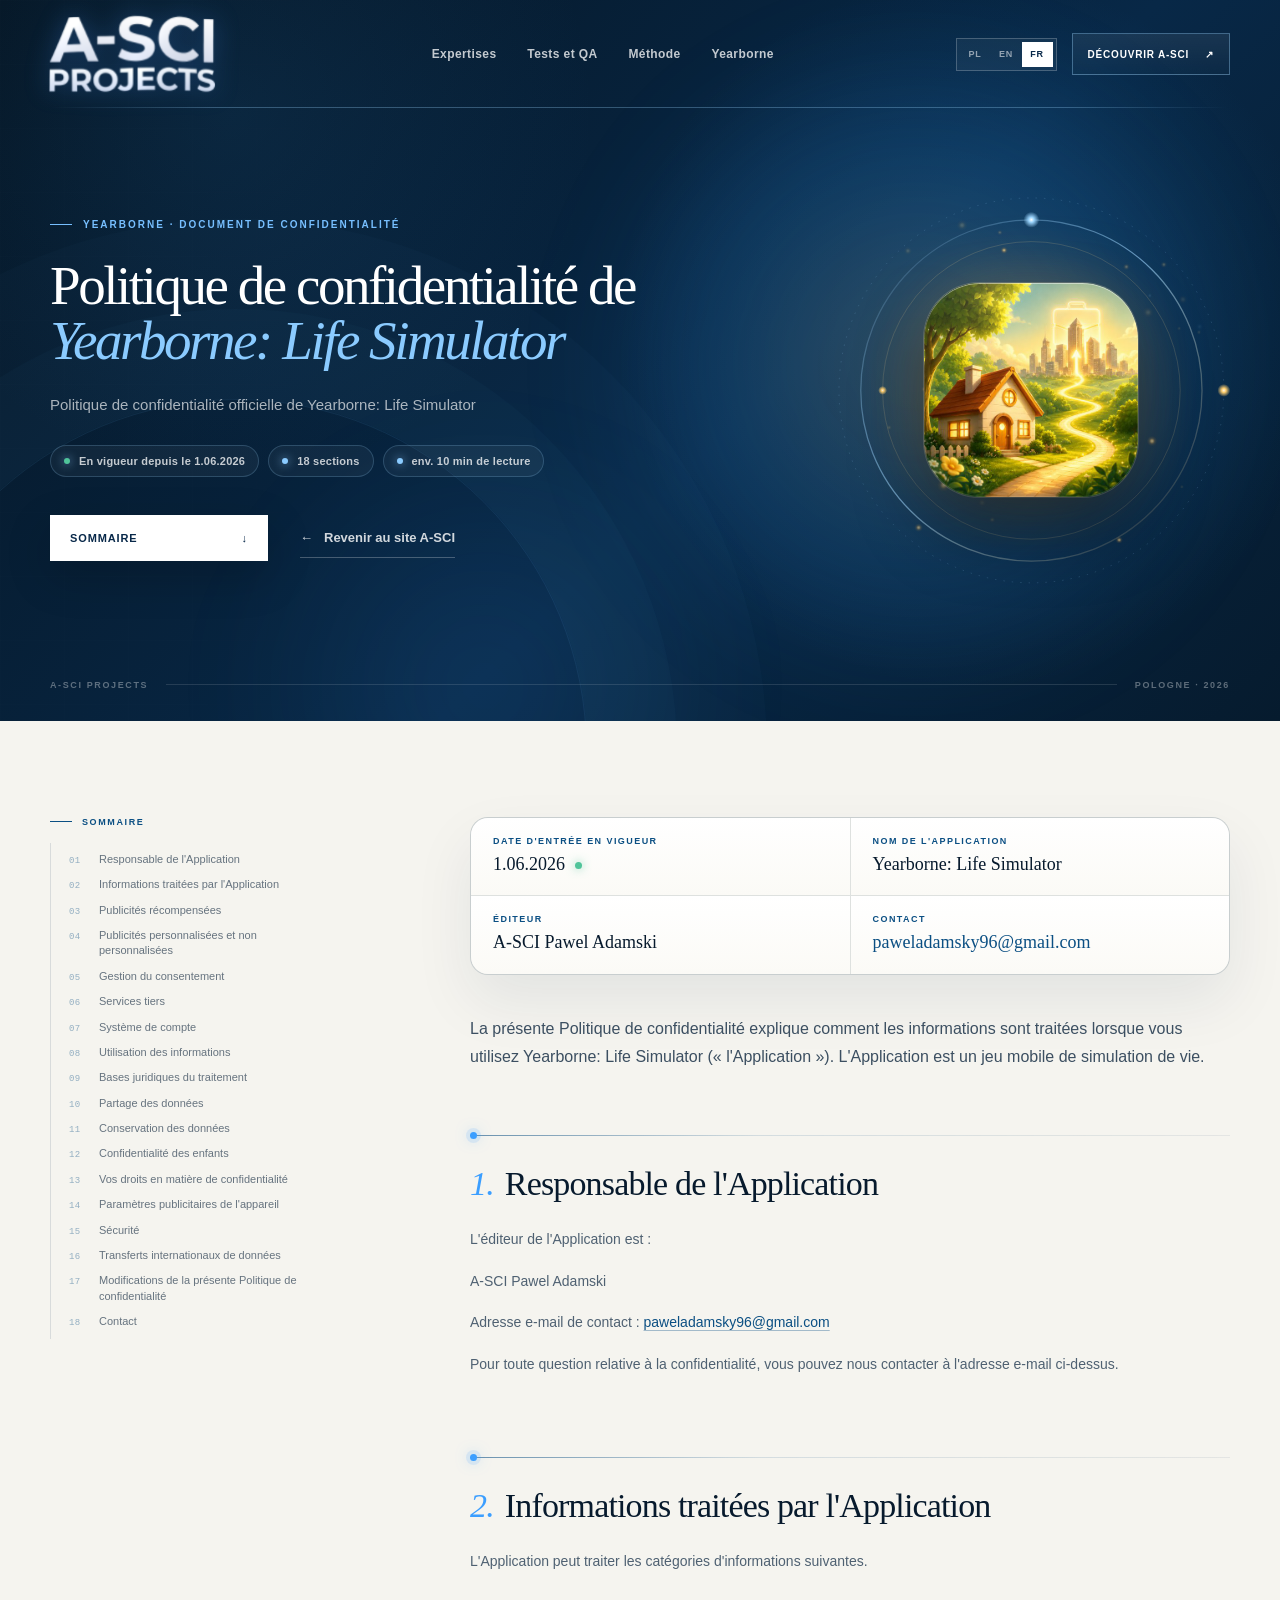
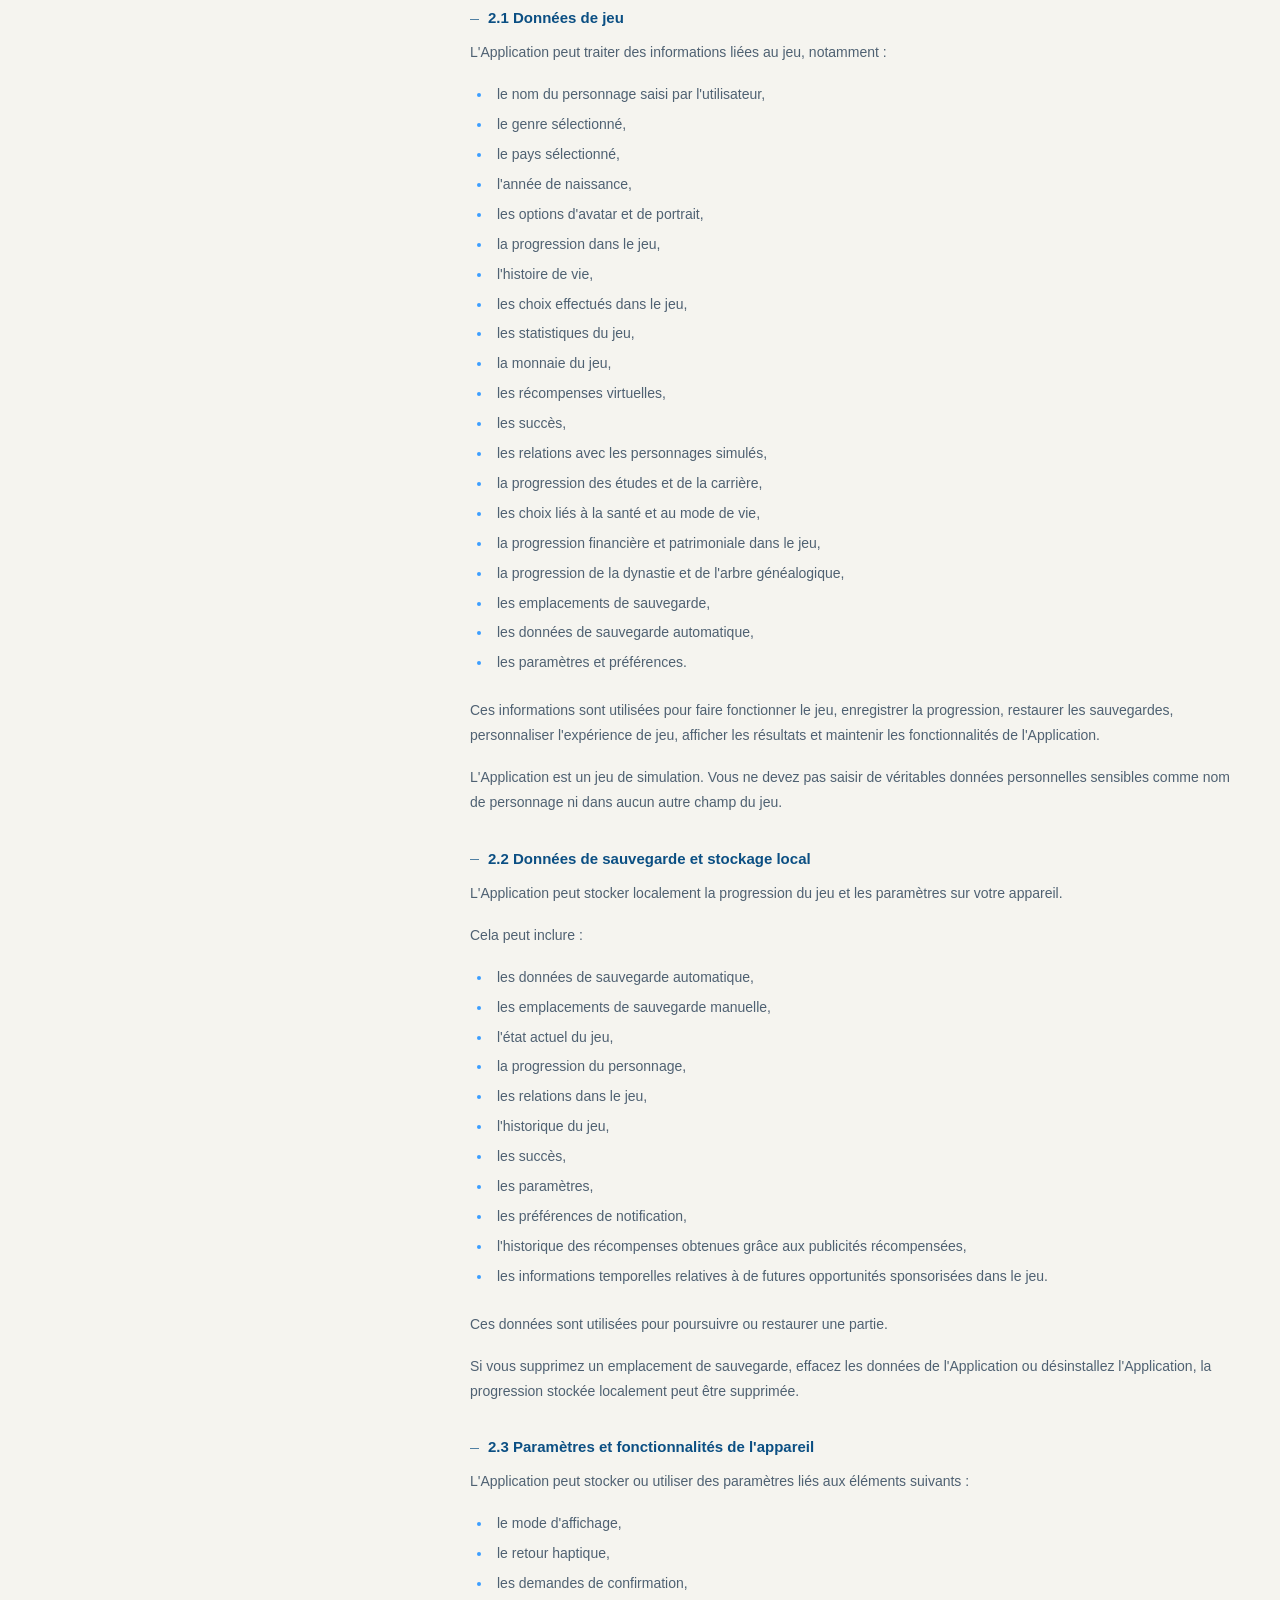
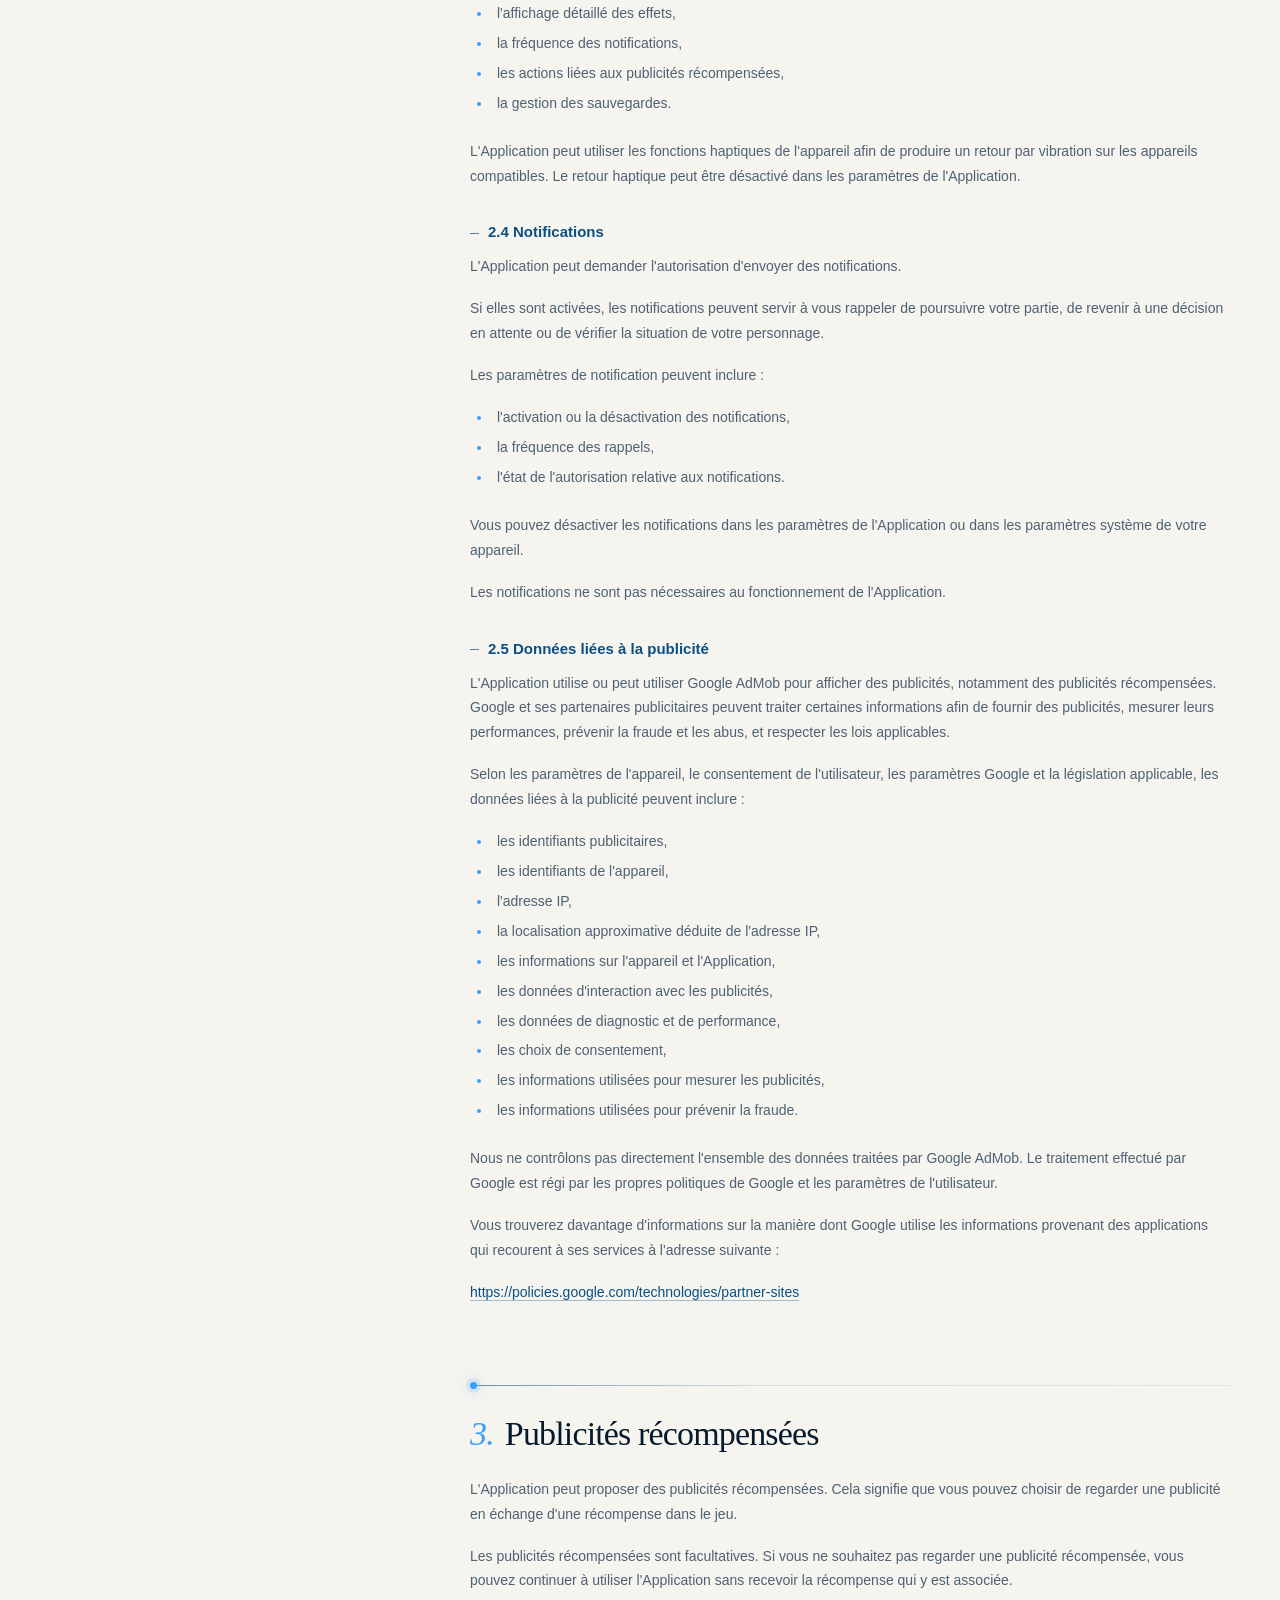
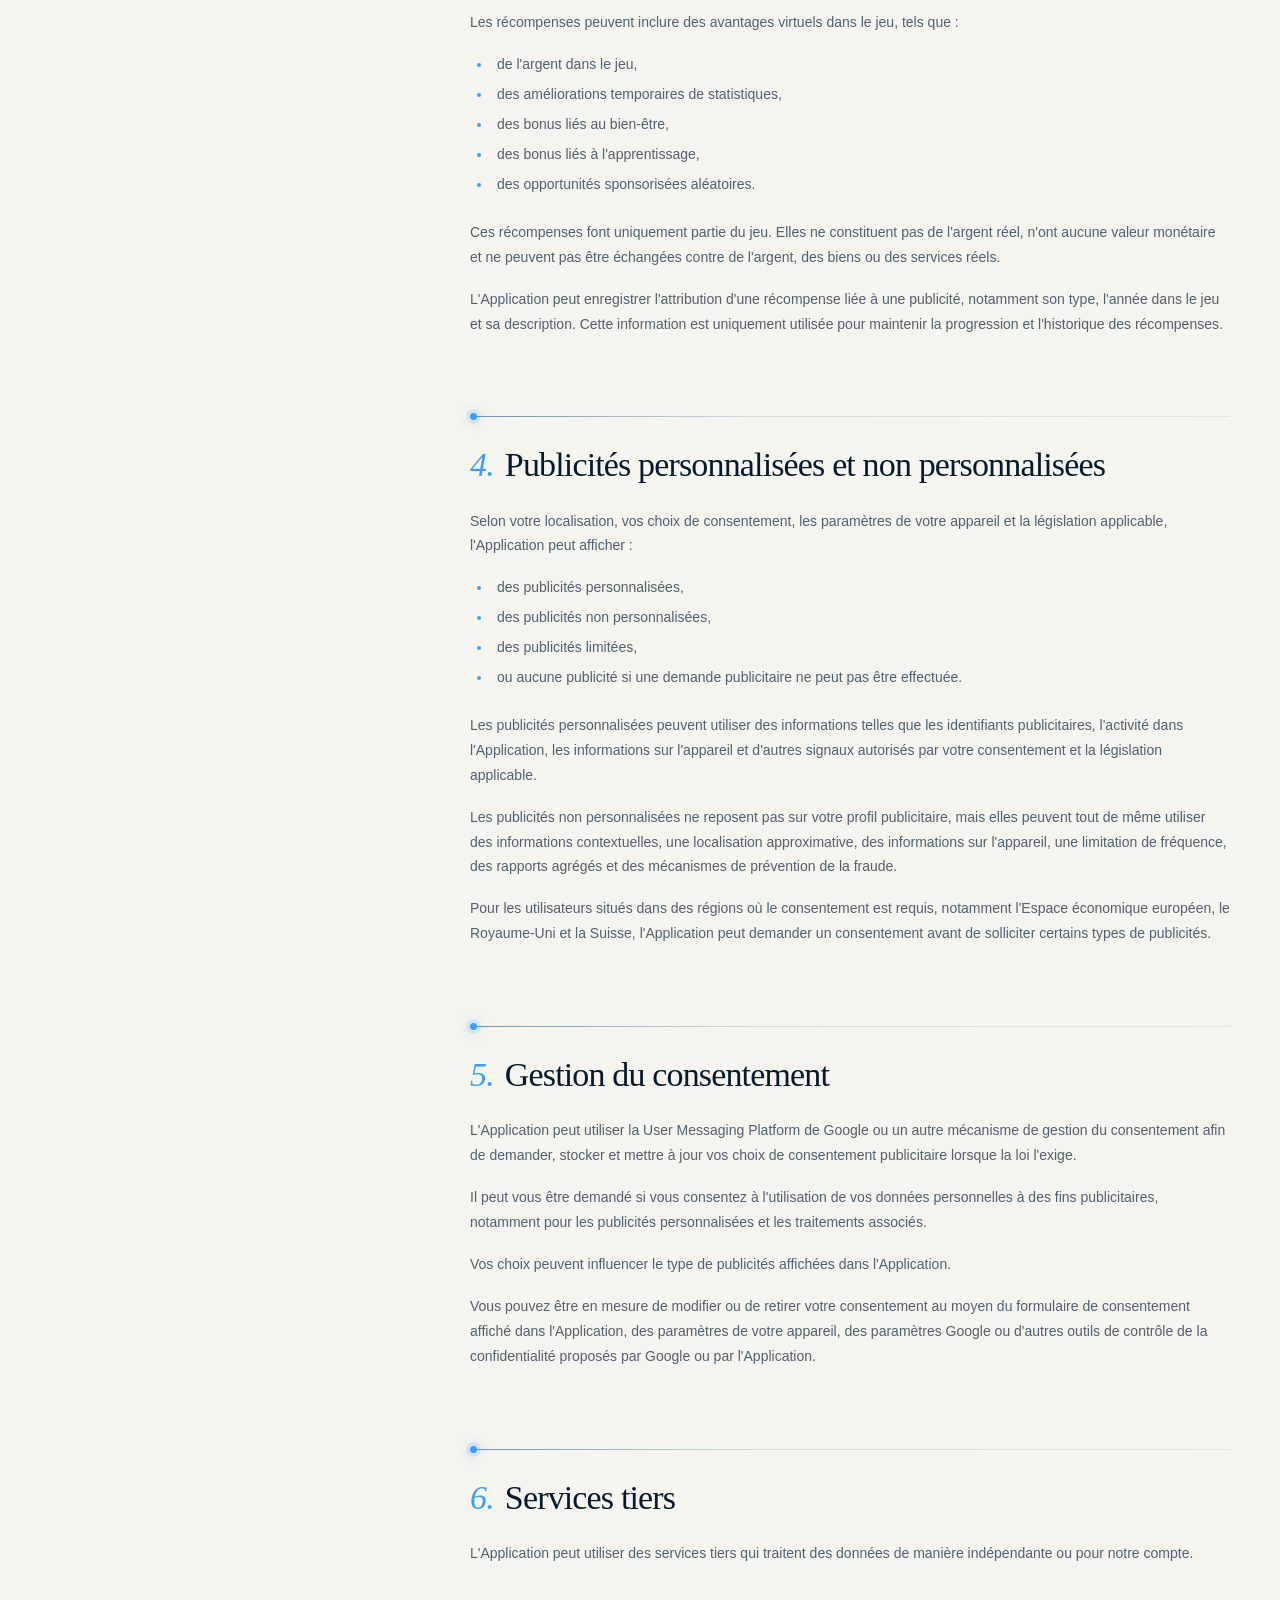
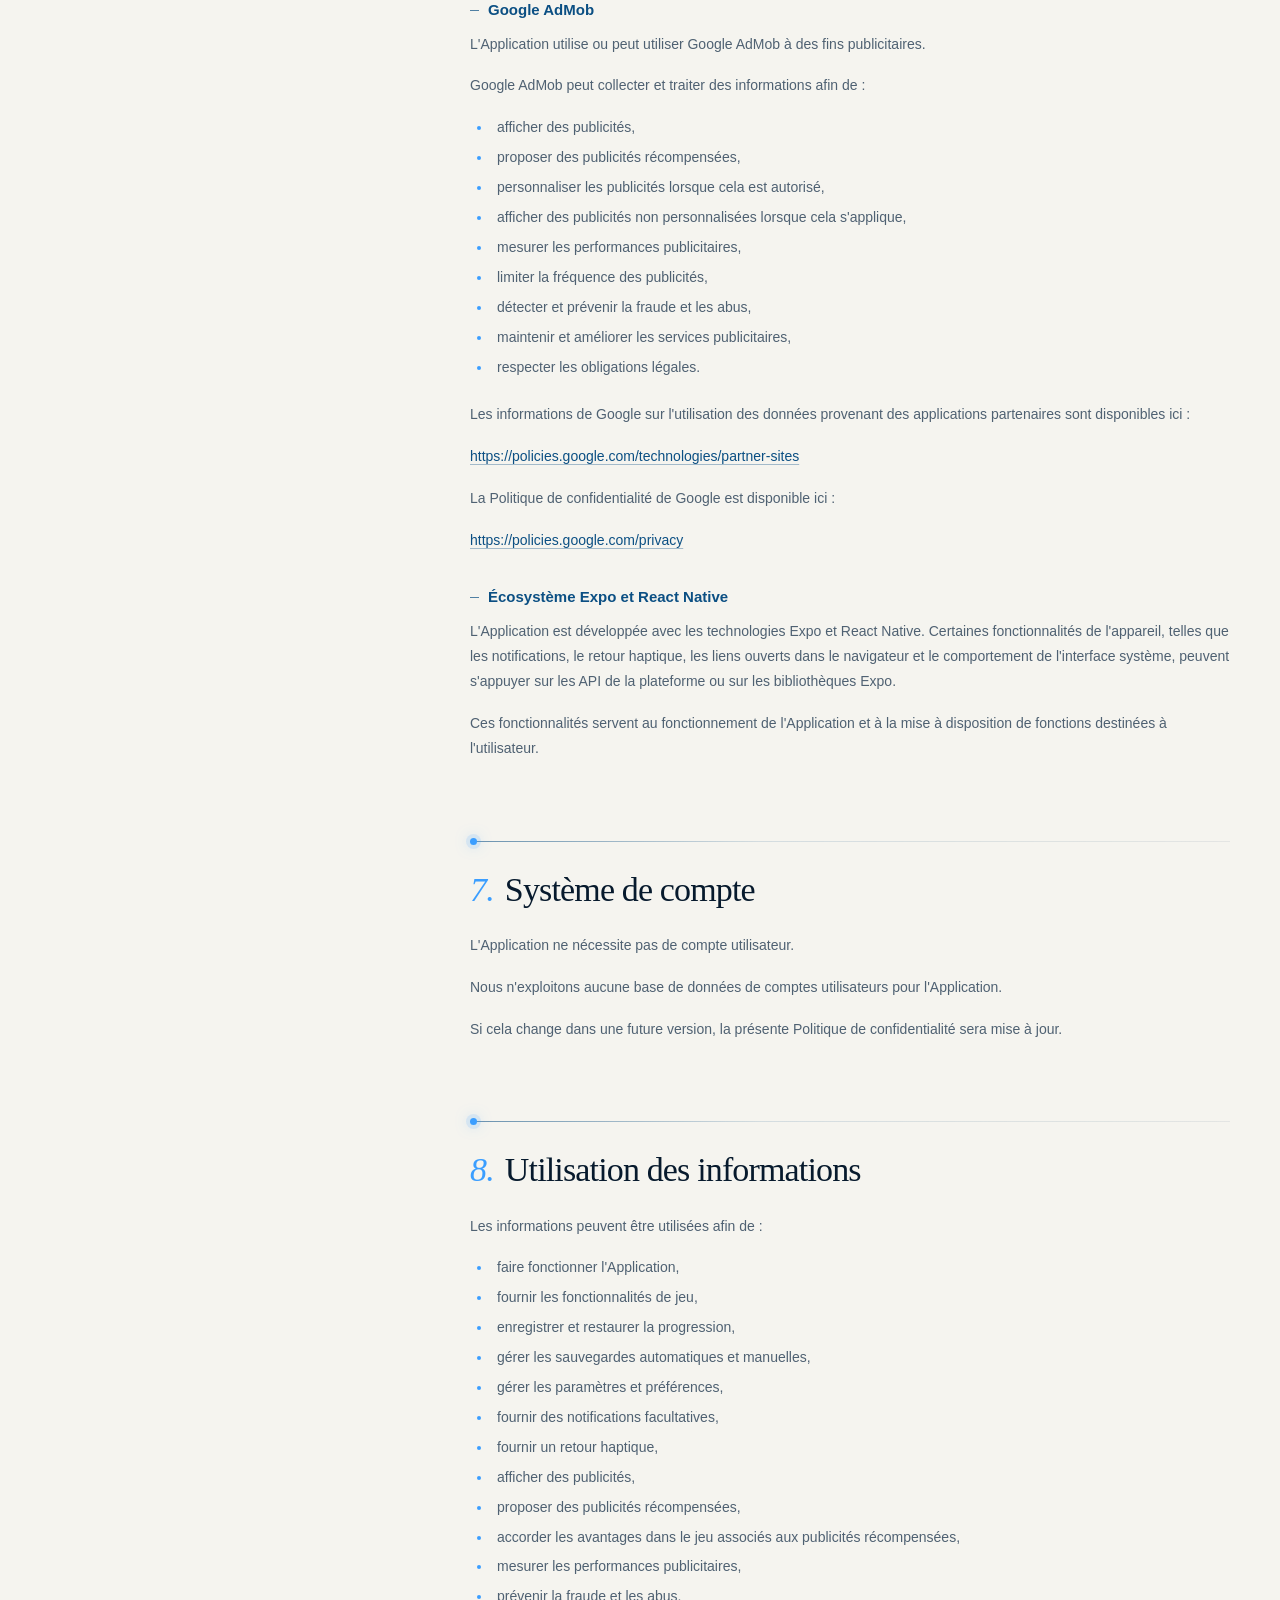
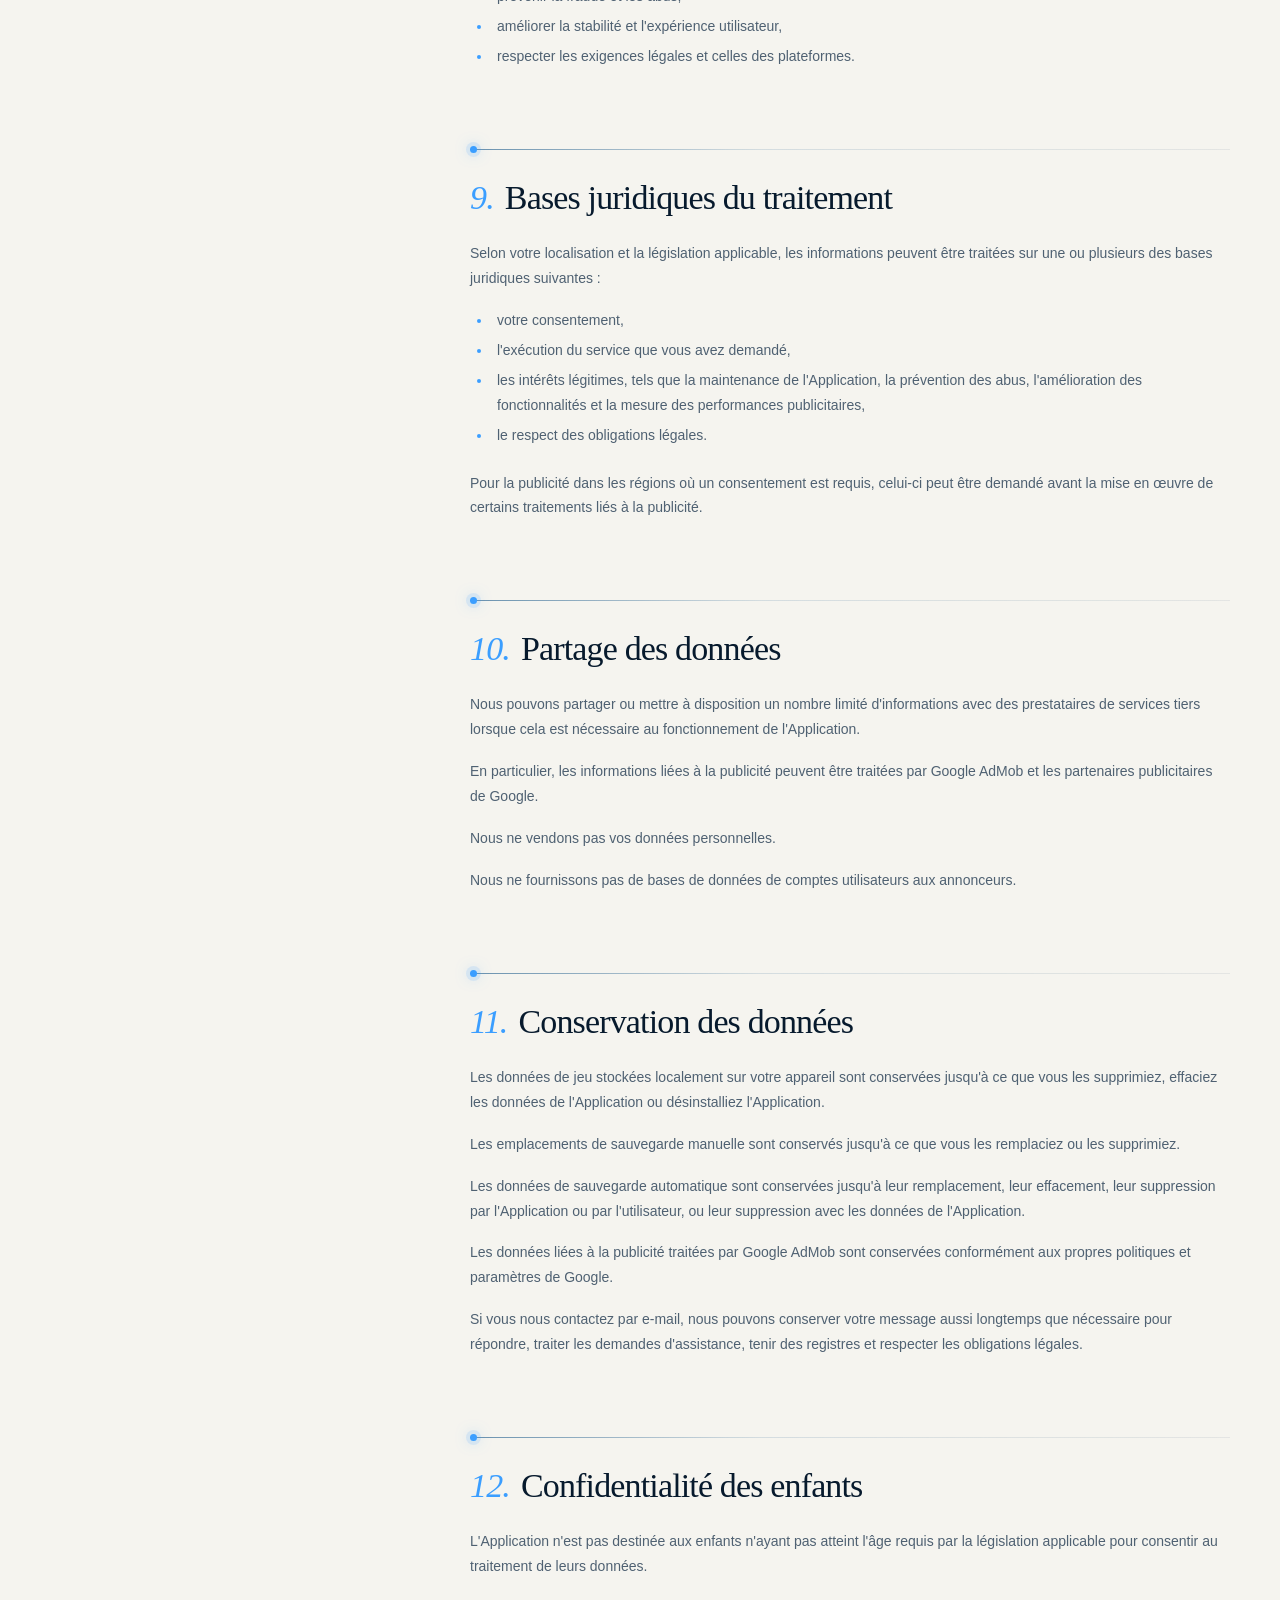
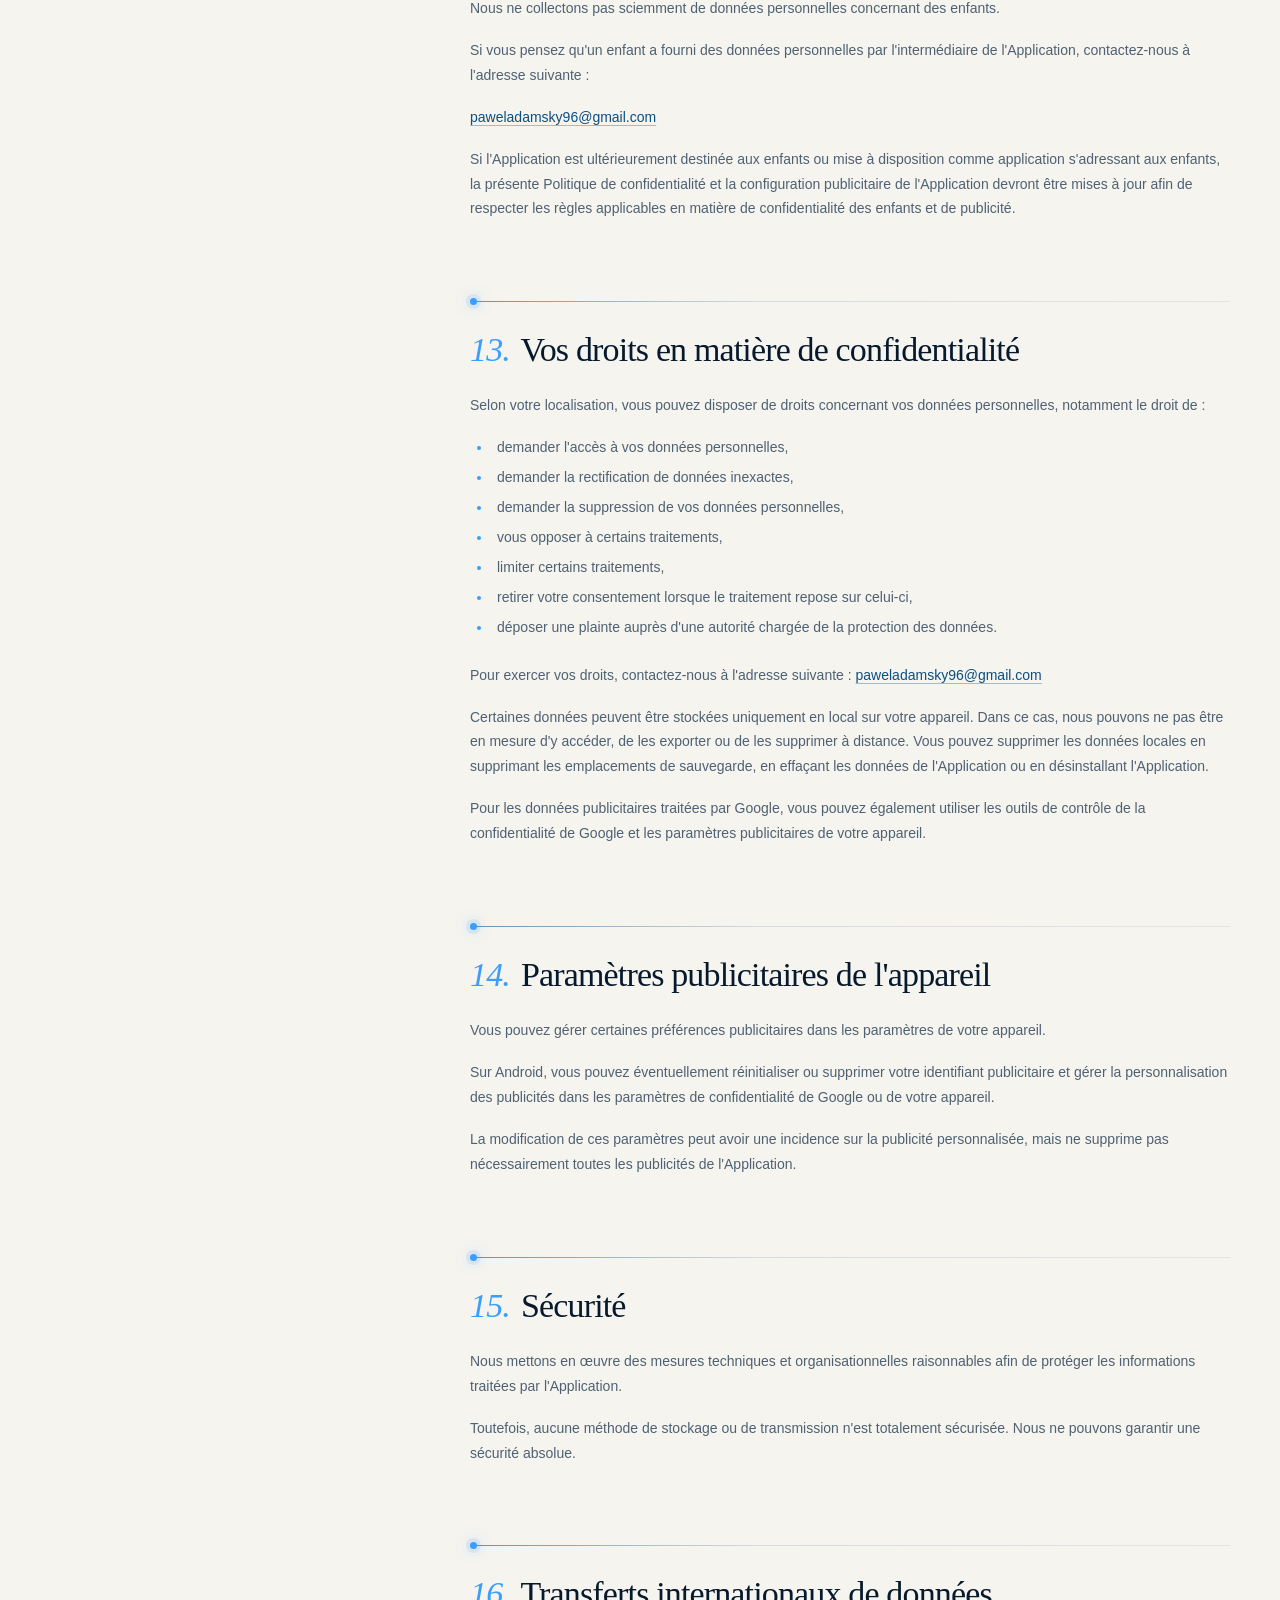
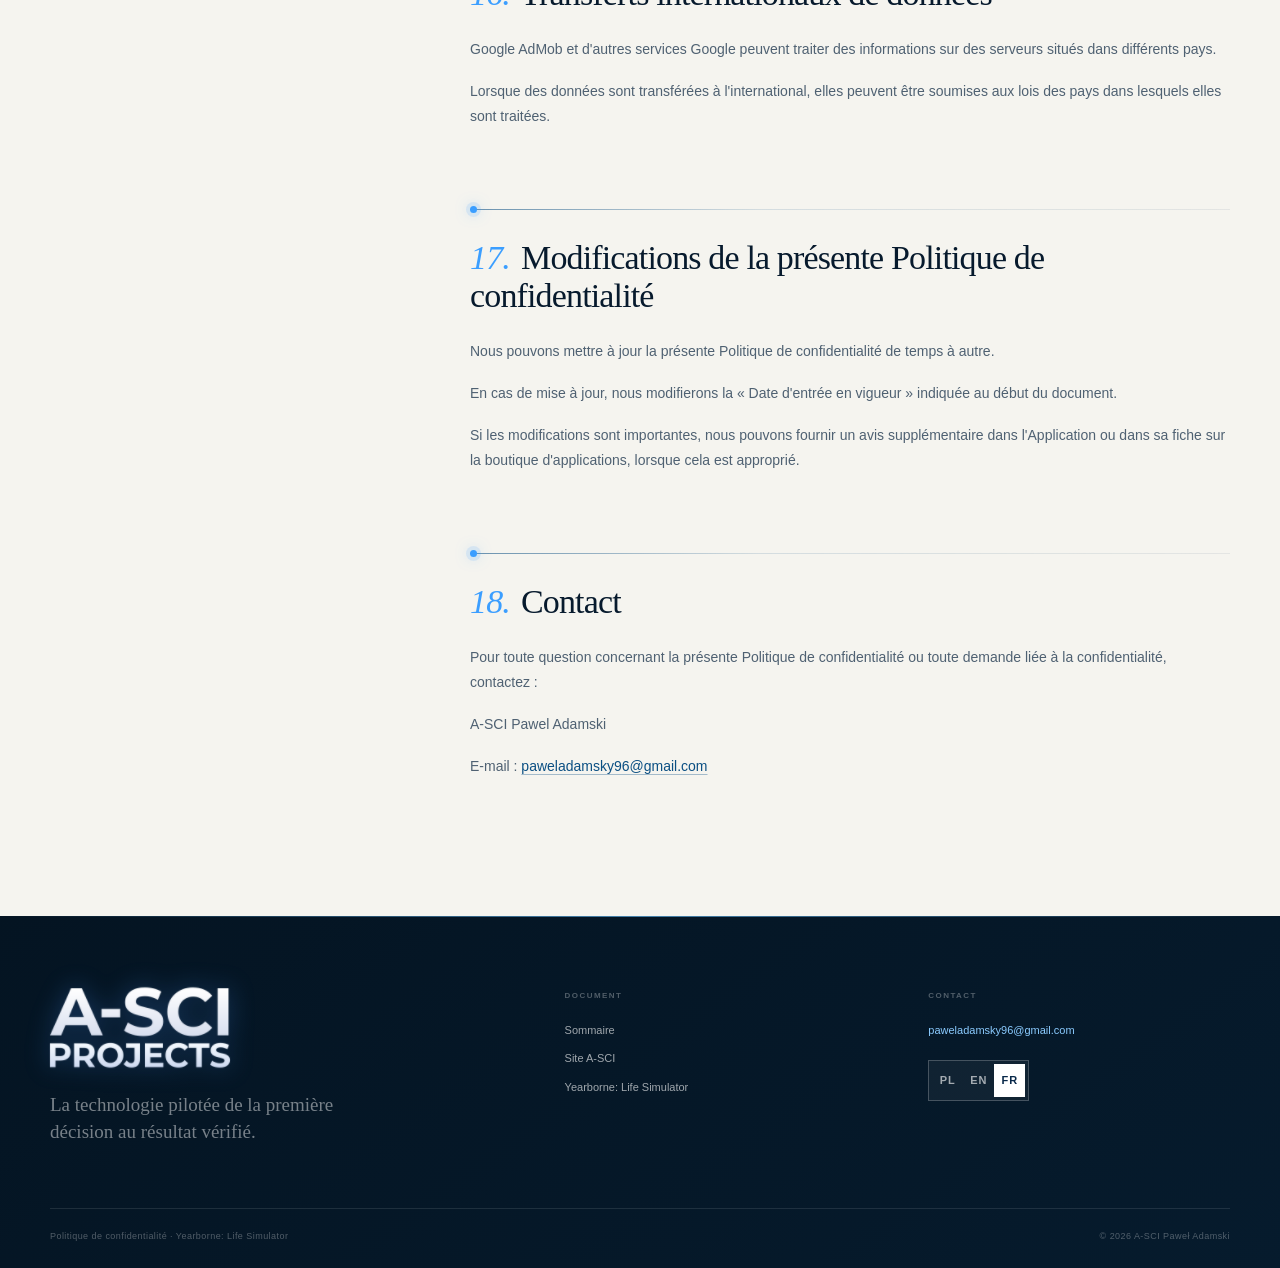
<file: fr/privacy-policy/index.html>
<!DOCTYPE html><html lang="fr"><head><meta charSet="utf-8"/><meta name="viewport" content="width=device-width, initial-scale=1"/><link rel="preload" href="/assets/a-sci-logo-white.svg" as="image"/><link rel="preload" href="/assets/yearborne-icon-hero.jpg" as="image"/><title>Politique de confidentialité Yearborne: Life Simulator | A-SCI</title><meta name="description" content="Politique de confidentialité du jeu mobile Yearborne: Life Simulator."/><meta name="keywords" content="A-SCI,software,aplikacje mobilne,mobile apps,testing,quality assurance,project management,Yearborne"/><meta name="author" content="A-SCI Paweł Adamski"/><link rel="icon" type="image/svg+xml" href="/favicon.svg"/><link rel="canonical" href="/fr/privacy-policy/"/><link rel="alternate" hrefLang="pl" href="/privacy-policy/"/><link rel="alternate" hrefLang="en" href="/en/privacy-policy/"/><link rel="alternate" hrefLang="fr" href="/fr/privacy-policy/"/>
<link rel="stylesheet" href="/assets/site.css?v=r9"/><script src="/assets/a-sci-premium.js?v=r9" defer></script></head><body><main class="privacy-page" lang="fr"><header class="site-header"><span class="hdr-fx" aria-hidden="true"><span class="hdr-glass"></span><span class="hdr-line"><i></i></span></span><a class="brand" href="/fr/" data-asci="mark" aria-label="A-SCI Projects - page d&#x27;accueil"><img src="/assets/a-sci-logo-white.svg" alt="A-SCI Projects" width="590" height="263"/></a><nav aria-label="Navigation principale"><a href="/fr/#kompetencje">Expertises</a><a href="/fr/#jakosc">Tests et QA</a><a href="/fr/#proces">Méthode</a><a href="/fr/#yearborne">Yearborne</a></nav><div class="header-tools"><div class="language-switcher" aria-label="Choisir la langue"><a href="/privacy-policy/" hrefLang="pl" lang="pl">PL</a><a href="/en/privacy-policy/" hrefLang="en" lang="en">EN</a><a href="/fr/privacy-policy/" hrefLang="fr" lang="fr" aria-current="page">FR</a></div><a class="header-cta" href="/fr/#kompetencje">Découvrir A-SCI<span aria-hidden="true">↗</span></a></div></header><section class="privacy-hero"><div class="pv-bg" aria-hidden="true"><span class="pv-aurora"></span><span class="pv-aurora pv-aurora-b"></span></div><div class="pv-copy"><p class="eyebrow light"><span></span> Yearborne · Document de confidentialité</p><h1>Politique de confidentialité de <br/><em>Yearborne: Life Simulator</em></h1><p class="pv-lead">Politique de confidentialité officielle de Yearborne: Life Simulator</p><ul class="pv-chips" aria-label="Informations sur le document"><li class="pv-chip-live">En vigueur depuis le 1.06.2026</li><li>18 sections</li><li>env. 10 min de lecture</li></ul><div class="hero-actions"><a class="button button-primary" href="#toc">Sommaire<span aria-hidden="true">↓</span></a><a class="text-link" href="/fr/"><span aria-hidden="true">←</span> Revenir au site A-SCI</a></div></div><figure class="pv-art"><span class="pv-glow" aria-hidden="true"></span><svg class="pv-orbits" viewBox="0 0 400 400" aria-hidden="true" focusable="false"><defs><linearGradient id="pv-ring" x1="0" y1="0" x2="1" y2="1"><stop offset="0" stop-color="#9cd6ff" stop-opacity="0"/><stop offset=".48" stop-color="#9cd6ff" stop-opacity=".62"/><stop offset="1" stop-color="#ffd27a" stop-opacity="0"/></linearGradient><radialGradient id="pv-dot-b"><stop offset="0" stop-color="#ffffff"/><stop offset=".32" stop-color="#9cd6ff"/><stop offset="1" stop-color="#9cd6ff" stop-opacity="0"/></radialGradient><radialGradient id="pv-dot-g"><stop offset="0" stop-color="#fff8e6"/><stop offset=".32" stop-color="#ffcf70"/><stop offset="1" stop-color="#ffcf70" stop-opacity="0"/></radialGradient></defs><g class="pv-o3"><circle cx="200" cy="200" r="150" fill="none" stroke="#ffd68c" stroke-opacity=".16" stroke-width="1"/><circle cx="50" cy="200" r="4.5" fill="url(#pv-dot-g)"/></g><g class="pv-o1"><circle cx="200" cy="200" r="172" fill="none" stroke="url(#pv-ring)" stroke-width="1.3"/><circle cx="200" cy="28" r="8" fill="url(#pv-dot-b)"/></g><g class="pv-o2"><circle cx="200" cy="200" r="194" fill="none" stroke="#9cd6ff" stroke-opacity=".17" stroke-width="1" stroke-dasharray="1.5 7"/><circle cx="394" cy="200" r="6.5" fill="url(#pv-dot-g)"/></g></svg><span class="pv-float"><span class="pv-icon"><img src="/assets/yearborne-icon-hero.jpg" alt="Yearborne: Life Simulator" width="512" height="512"/></span></span></figure><div class="hero-footer" aria-hidden="true"><span>A-SCI Projects</span><span class="hero-footer-line"></span><span>Pologne · 2026</span></div></section><div class="privacy-layout"><aside class="privacy-toc" id="toc" aria-labelledby="toc-title"><p id="toc-title">Sommaire</p><ol><li><a href="#section-1">Responsable de l&#x27;Application</a></li><li><a href="#section-2">Informations traitées par l&#x27;Application</a></li><li><a href="#section-3">Publicités récompensées</a></li><li><a href="#section-4">Publicités personnalisées et non personnalisées</a></li><li><a href="#section-5">Gestion du consentement</a></li><li><a href="#section-6">Services tiers</a></li><li><a href="#section-7">Système de compte</a></li><li><a href="#section-8">Utilisation des informations</a></li><li><a href="#section-9">Bases juridiques du traitement</a></li><li><a href="#section-10">Partage des données</a></li><li><a href="#section-11">Conservation des données</a></li><li><a href="#section-12">Confidentialité des enfants</a></li><li><a href="#section-13">Vos droits en matière de confidentialité</a></li><li><a href="#section-14">Paramètres publicitaires de l&#x27;appareil</a></li><li><a href="#section-15">Sécurité</a></li><li><a href="#section-16">Transferts internationaux de données</a></li><li><a href="#section-17">Modifications de la présente Politique de confidentialité</a></li><li><a href="#section-18">Contact</a></li></ol></aside><article class="privacy-document"><dl class="privacy-meta"><div><dt>Date d&#x27;entrée en vigueur</dt><dd>1.06.2026</dd></div><div><dt>Nom de l&#x27;application</dt><dd>Yearborne: Life Simulator</dd></div><div><dt>Éditeur</dt><dd>A-SCI Pawel Adamski</dd></div><div><dt>Contact</dt><dd><a href="mailto:paweladamsky96@gmail.com">paweladamsky96@gmail.com</a></dd></div></dl><p>La présente Politique de confidentialité explique comment les informations sont traitées lorsque vous utilisez Yearborne: Life Simulator (« l&#x27;Application »). L&#x27;Application est un jeu mobile de simulation de vie.</p><h2 id="section-1"><span class="sec-no">1.</span> Responsable de l&#x27;Application</h2><p>L&#x27;éditeur de l&#x27;Application est :</p><p>A-SCI Pawel Adamski</p><p>Adresse e-mail de contact : <a href="mailto:paweladamsky96@gmail.com">paweladamsky96@gmail.com</a></p><p>Pour toute question relative à la confidentialité, vous pouvez nous contacter à l&#x27;adresse e-mail ci-dessus.</p><h2 id="section-2"><span class="sec-no">2.</span> Informations traitées par l&#x27;Application</h2><p>L&#x27;Application peut traiter les catégories d&#x27;informations suivantes.</p><h3>2.1 Données de jeu</h3><p>L&#x27;Application peut traiter des informations liées au jeu, notamment :</p><ul><li>le nom du personnage saisi par l&#x27;utilisateur,</li><li>le genre sélectionné,</li><li>le pays sélectionné,</li><li>l&#x27;année de naissance,</li><li>les options d&#x27;avatar et de portrait,</li><li>la progression dans le jeu,</li><li>l&#x27;histoire de vie,</li><li>les choix effectués dans le jeu,</li><li>les statistiques du jeu,</li><li>la monnaie du jeu,</li><li>les récompenses virtuelles,</li><li>les succès,</li><li>les relations avec les personnages simulés,</li><li>la progression des études et de la carrière,</li><li>les choix liés à la santé et au mode de vie,</li><li>la progression financière et patrimoniale dans le jeu,</li><li>la progression de la dynastie et de l&#x27;arbre généalogique,</li><li>les emplacements de sauvegarde,</li><li>les données de sauvegarde automatique,</li><li>les paramètres et préférences.</li></ul><p>Ces informations sont utilisées pour faire fonctionner le jeu, enregistrer la progression, restaurer les sauvegardes, personnaliser l&#x27;expérience de jeu, afficher les résultats et maintenir les fonctionnalités de l&#x27;Application.</p><p>L&#x27;Application est un jeu de simulation. Vous ne devez pas saisir de véritables données personnelles sensibles comme nom de personnage ni dans aucun autre champ du jeu.</p><h3>2.2 Données de sauvegarde et stockage local</h3><p>L&#x27;Application peut stocker localement la progression du jeu et les paramètres sur votre appareil.</p><p>Cela peut inclure :</p><ul><li>les données de sauvegarde automatique,</li><li>les emplacements de sauvegarde manuelle,</li><li>l&#x27;état actuel du jeu,</li><li>la progression du personnage,</li><li>les relations dans le jeu,</li><li>l&#x27;historique du jeu,</li><li>les succès,</li><li>les paramètres,</li><li>les préférences de notification,</li><li>l&#x27;historique des récompenses obtenues grâce aux publicités récompensées,</li><li>les informations temporelles relatives à de futures opportunités sponsorisées dans le jeu.</li></ul><p>Ces données sont utilisées pour poursuivre ou restaurer une partie.</p><p>Si vous supprimez un emplacement de sauvegarde, effacez les données de l&#x27;Application ou désinstallez l&#x27;Application, la progression stockée localement peut être supprimée.</p><h3>2.3 Paramètres et fonctionnalités de l&#x27;appareil</h3><p>L&#x27;Application peut stocker ou utiliser des paramètres liés aux éléments suivants :</p><ul><li>le mode d&#x27;affichage,</li><li>le retour haptique,</li><li>les demandes de confirmation,</li><li>l&#x27;affichage détaillé des effets,</li><li>la fréquence des notifications,</li><li>les actions liées aux publicités récompensées,</li><li>la gestion des sauvegardes.</li></ul><p>L&#x27;Application peut utiliser les fonctions haptiques de l&#x27;appareil afin de produire un retour par vibration sur les appareils compatibles. Le retour haptique peut être désactivé dans les paramètres de l&#x27;Application.</p><h3>2.4 Notifications</h3><p>L&#x27;Application peut demander l&#x27;autorisation d&#x27;envoyer des notifications.</p><p>Si elles sont activées, les notifications peuvent servir à vous rappeler de poursuivre votre partie, de revenir à une décision en attente ou de vérifier la situation de votre personnage.</p><p>Les paramètres de notification peuvent inclure :</p><ul><li>l&#x27;activation ou la désactivation des notifications,</li><li>la fréquence des rappels,</li><li>l&#x27;état de l&#x27;autorisation relative aux notifications.</li></ul><p>Vous pouvez désactiver les notifications dans les paramètres de l&#x27;Application ou dans les paramètres système de votre appareil.</p><p>Les notifications ne sont pas nécessaires au fonctionnement de l&#x27;Application.</p><h3>2.5 Données liées à la publicité</h3><p>L&#x27;Application utilise ou peut utiliser Google AdMob pour afficher des publicités, notamment des publicités récompensées. Google et ses partenaires publicitaires peuvent traiter certaines informations afin de fournir des publicités, mesurer leurs performances, prévenir la fraude et les abus, et respecter les lois applicables.</p><p>Selon les paramètres de l&#x27;appareil, le consentement de l&#x27;utilisateur, les paramètres Google et la législation applicable, les données liées à la publicité peuvent inclure :</p><ul><li>les identifiants publicitaires,</li><li>les identifiants de l&#x27;appareil,</li><li>l&#x27;adresse IP,</li><li>la localisation approximative déduite de l&#x27;adresse IP,</li><li>les informations sur l&#x27;appareil et l&#x27;Application,</li><li>les données d&#x27;interaction avec les publicités,</li><li>les données de diagnostic et de performance,</li><li>les choix de consentement,</li><li>les informations utilisées pour mesurer les publicités,</li><li>les informations utilisées pour prévenir la fraude.</li></ul><p>Nous ne contrôlons pas directement l&#x27;ensemble des données traitées par Google AdMob. Le traitement effectué par Google est régi par les propres politiques de Google et les paramètres de l&#x27;utilisateur.</p><p>Vous trouverez davantage d&#x27;informations sur la manière dont Google utilise les informations provenant des applications qui recourent à ses services à l&#x27;adresse suivante :</p><p><a href="https://policies.google.com/technologies/partner-sites" target="_blank" rel="noreferrer">https://policies.google.com/technologies/partner-sites</a></p><h2 id="section-3"><span class="sec-no">3.</span> Publicités récompensées</h2><p>L&#x27;Application peut proposer des publicités récompensées. Cela signifie que vous pouvez choisir de regarder une publicité en échange d&#x27;une récompense dans le jeu.</p><p>Les publicités récompensées sont facultatives. Si vous ne souhaitez pas regarder une publicité récompensée, vous pouvez continuer à utiliser l&#x27;Application sans recevoir la récompense qui y est associée.</p><p>Les récompenses peuvent inclure des avantages virtuels dans le jeu, tels que :</p><ul><li>de l&#x27;argent dans le jeu,</li><li>des améliorations temporaires de statistiques,</li><li>des bonus liés au bien-être,</li><li>des bonus liés à l&#x27;apprentissage,</li><li>des opportunités sponsorisées aléatoires.</li></ul><p>Ces récompenses font uniquement partie du jeu. Elles ne constituent pas de l&#x27;argent réel, n&#x27;ont aucune valeur monétaire et ne peuvent pas être échangées contre de l&#x27;argent, des biens ou des services réels.</p><p>L&#x27;Application peut enregistrer l&#x27;attribution d&#x27;une récompense liée à une publicité, notamment son type, l&#x27;année dans le jeu et sa description. Cette information est uniquement utilisée pour maintenir la progression et l&#x27;historique des récompenses.</p><h2 id="section-4"><span class="sec-no">4.</span> Publicités personnalisées et non personnalisées</h2><p>Selon votre localisation, vos choix de consentement, les paramètres de votre appareil et la législation applicable, l&#x27;Application peut afficher :</p><ul><li>des publicités personnalisées,</li><li>des publicités non personnalisées,</li><li>des publicités limitées,</li><li>ou aucune publicité si une demande publicitaire ne peut pas être effectuée.</li></ul><p>Les publicités personnalisées peuvent utiliser des informations telles que les identifiants publicitaires, l&#x27;activité dans l&#x27;Application, les informations sur l&#x27;appareil et d&#x27;autres signaux autorisés par votre consentement et la législation applicable.</p><p>Les publicités non personnalisées ne reposent pas sur votre profil publicitaire, mais elles peuvent tout de même utiliser des informations contextuelles, une localisation approximative, des informations sur l&#x27;appareil, une limitation de fréquence, des rapports agrégés et des mécanismes de prévention de la fraude.</p><p>Pour les utilisateurs situés dans des régions où le consentement est requis, notamment l&#x27;Espace économique européen, le Royaume-Uni et la Suisse, l&#x27;Application peut demander un consentement avant de solliciter certains types de publicités.</p><h2 id="section-5"><span class="sec-no">5.</span> Gestion du consentement</h2><p>L&#x27;Application peut utiliser la User Messaging Platform de Google ou un autre mécanisme de gestion du consentement afin de demander, stocker et mettre à jour vos choix de consentement publicitaire lorsque la loi l&#x27;exige.</p><p>Il peut vous être demandé si vous consentez à l&#x27;utilisation de vos données personnelles à des fins publicitaires, notamment pour les publicités personnalisées et les traitements associés.</p><p>Vos choix peuvent influencer le type de publicités affichées dans l&#x27;Application.</p><p>Vous pouvez être en mesure de modifier ou de retirer votre consentement au moyen du formulaire de consentement affiché dans l&#x27;Application, des paramètres de votre appareil, des paramètres Google ou d&#x27;autres outils de contrôle de la confidentialité proposés par Google ou par l&#x27;Application.</p><h2 id="section-6"><span class="sec-no">6.</span> Services tiers</h2><p>L&#x27;Application peut utiliser des services tiers qui traitent des données de manière indépendante ou pour notre compte.</p><h3>Google AdMob</h3><p>L&#x27;Application utilise ou peut utiliser Google AdMob à des fins publicitaires.</p><p>Google AdMob peut collecter et traiter des informations afin de :</p><ul><li>afficher des publicités,</li><li>proposer des publicités récompensées,</li><li>personnaliser les publicités lorsque cela est autorisé,</li><li>afficher des publicités non personnalisées lorsque cela s&#x27;applique,</li><li>mesurer les performances publicitaires,</li><li>limiter la fréquence des publicités,</li><li>détecter et prévenir la fraude et les abus,</li><li>maintenir et améliorer les services publicitaires,</li><li>respecter les obligations légales.</li></ul><p>Les informations de Google sur l&#x27;utilisation des données provenant des applications partenaires sont disponibles ici :</p><p><a href="https://policies.google.com/technologies/partner-sites" target="_blank" rel="noreferrer">https://policies.google.com/technologies/partner-sites</a></p><p>La Politique de confidentialité de Google est disponible ici :</p><p><a href="https://policies.google.com/privacy" target="_blank" rel="noreferrer">https://policies.google.com/privacy</a></p><h3>Écosystème Expo et React Native</h3><p>L&#x27;Application est développée avec les technologies Expo et React Native. Certaines fonctionnalités de l&#x27;appareil, telles que les notifications, le retour haptique, les liens ouverts dans le navigateur et le comportement de l&#x27;interface système, peuvent s&#x27;appuyer sur les API de la plateforme ou sur les bibliothèques Expo.</p><p>Ces fonctionnalités servent au fonctionnement de l&#x27;Application et à la mise à disposition de fonctions destinées à l&#x27;utilisateur.</p><h2 id="section-7"><span class="sec-no">7.</span> Système de compte</h2><p>L&#x27;Application ne nécessite pas de compte utilisateur.</p><p>Nous n&#x27;exploitons aucune base de données de comptes utilisateurs pour l&#x27;Application.</p><p>Si cela change dans une future version, la présente Politique de confidentialité sera mise à jour.</p><h2 id="section-8"><span class="sec-no">8.</span> Utilisation des informations</h2><p>Les informations peuvent être utilisées afin de :</p><ul><li>faire fonctionner l&#x27;Application,</li><li>fournir les fonctionnalités de jeu,</li><li>enregistrer et restaurer la progression,</li><li>gérer les sauvegardes automatiques et manuelles,</li><li>gérer les paramètres et préférences,</li><li>fournir des notifications facultatives,</li><li>fournir un retour haptique,</li><li>afficher des publicités,</li><li>proposer des publicités récompensées,</li><li>accorder les avantages dans le jeu associés aux publicités récompensées,</li><li>mesurer les performances publicitaires,</li><li>prévenir la fraude et les abus,</li><li>améliorer la stabilité et l&#x27;expérience utilisateur,</li><li>respecter les exigences légales et celles des plateformes.</li></ul><h2 id="section-9"><span class="sec-no">9.</span> Bases juridiques du traitement</h2><p>Selon votre localisation et la législation applicable, les informations peuvent être traitées sur une ou plusieurs des bases juridiques suivantes :</p><ul><li>votre consentement,</li><li>l&#x27;exécution du service que vous avez demandé,</li><li>les intérêts légitimes, tels que la maintenance de l&#x27;Application, la prévention des abus, l&#x27;amélioration des fonctionnalités et la mesure des performances publicitaires,</li><li>le respect des obligations légales.</li></ul><p>Pour la publicité dans les régions où un consentement est requis, celui-ci peut être demandé avant la mise en œuvre de certains traitements liés à la publicité.</p><h2 id="section-10"><span class="sec-no">10.</span> Partage des données</h2><p>Nous pouvons partager ou mettre à disposition un nombre limité d&#x27;informations avec des prestataires de services tiers lorsque cela est nécessaire au fonctionnement de l&#x27;Application.</p><p>En particulier, les informations liées à la publicité peuvent être traitées par Google AdMob et les partenaires publicitaires de Google.</p><p>Nous ne vendons pas vos données personnelles.</p><p>Nous ne fournissons pas de bases de données de comptes utilisateurs aux annonceurs.</p><h2 id="section-11"><span class="sec-no">11.</span> Conservation des données</h2><p>Les données de jeu stockées localement sur votre appareil sont conservées jusqu&#x27;à ce que vous les supprimiez, effaciez les données de l&#x27;Application ou désinstalliez l&#x27;Application.</p><p>Les emplacements de sauvegarde manuelle sont conservés jusqu&#x27;à ce que vous les remplaciez ou les supprimiez.</p><p>Les données de sauvegarde automatique sont conservées jusqu&#x27;à leur remplacement, leur effacement, leur suppression par l&#x27;Application ou par l&#x27;utilisateur, ou leur suppression avec les données de l&#x27;Application.</p><p>Les données liées à la publicité traitées par Google AdMob sont conservées conformément aux propres politiques et paramètres de Google.</p><p>Si vous nous contactez par e-mail, nous pouvons conserver votre message aussi longtemps que nécessaire pour répondre, traiter les demandes d&#x27;assistance, tenir des registres et respecter les obligations légales.</p><h2 id="section-12"><span class="sec-no">12.</span> Confidentialité des enfants</h2><p>L&#x27;Application n&#x27;est pas destinée aux enfants n&#x27;ayant pas atteint l&#x27;âge requis par la législation applicable pour consentir au traitement de leurs données.</p><p>Nous ne collectons pas sciemment de données personnelles concernant des enfants.</p><p>Si vous pensez qu&#x27;un enfant a fourni des données personnelles par l&#x27;intermédiaire de l&#x27;Application, contactez-nous à l&#x27;adresse suivante :</p><p><a href="mailto:paweladamsky96@gmail.com">paweladamsky96@gmail.com</a></p><p>Si l&#x27;Application est ultérieurement destinée aux enfants ou mise à disposition comme application s&#x27;adressant aux enfants, la présente Politique de confidentialité et la configuration publicitaire de l&#x27;Application devront être mises à jour afin de respecter les règles applicables en matière de confidentialité des enfants et de publicité.</p><h2 id="section-13"><span class="sec-no">13.</span> Vos droits en matière de confidentialité</h2><p>Selon votre localisation, vous pouvez disposer de droits concernant vos données personnelles, notamment le droit de :</p><ul><li>demander l&#x27;accès à vos données personnelles,</li><li>demander la rectification de données inexactes,</li><li>demander la suppression de vos données personnelles,</li><li>vous opposer à certains traitements,</li><li>limiter certains traitements,</li><li>retirer votre consentement lorsque le traitement repose sur celui-ci,</li><li>déposer une plainte auprès d&#x27;une autorité chargée de la protection des données.</li></ul><p>Pour exercer vos droits, contactez-nous à l&#x27;adresse suivante : <a href="mailto:paweladamsky96@gmail.com">paweladamsky96@gmail.com</a></p><p>Certaines données peuvent être stockées uniquement en local sur votre appareil. Dans ce cas, nous pouvons ne pas être en mesure d&#x27;y accéder, de les exporter ou de les supprimer à distance. Vous pouvez supprimer les données locales en supprimant les emplacements de sauvegarde, en effaçant les données de l&#x27;Application ou en désinstallant l&#x27;Application.</p><p>Pour les données publicitaires traitées par Google, vous pouvez également utiliser les outils de contrôle de la confidentialité de Google et les paramètres publicitaires de votre appareil.</p><h2 id="section-14"><span class="sec-no">14.</span> Paramètres publicitaires de l&#x27;appareil</h2><p>Vous pouvez gérer certaines préférences publicitaires dans les paramètres de votre appareil.</p><p>Sur Android, vous pouvez éventuellement réinitialiser ou supprimer votre identifiant publicitaire et gérer la personnalisation des publicités dans les paramètres de confidentialité de Google ou de votre appareil.</p><p>La modification de ces paramètres peut avoir une incidence sur la publicité personnalisée, mais ne supprime pas nécessairement toutes les publicités de l&#x27;Application.</p><h2 id="section-15"><span class="sec-no">15.</span> Sécurité</h2><p>Nous mettons en œuvre des mesures techniques et organisationnelles raisonnables afin de protéger les informations traitées par l&#x27;Application.</p><p>Toutefois, aucune méthode de stockage ou de transmission n&#x27;est totalement sécurisée. Nous ne pouvons garantir une sécurité absolue.</p><h2 id="section-16"><span class="sec-no">16.</span> Transferts internationaux de données</h2><p>Google AdMob et d&#x27;autres services Google peuvent traiter des informations sur des serveurs situés dans différents pays.</p><p>Lorsque des données sont transférées à l&#x27;international, elles peuvent être soumises aux lois des pays dans lesquels elles sont traitées.</p><h2 id="section-17"><span class="sec-no">17.</span> Modifications de la présente Politique de confidentialité</h2><p>Nous pouvons mettre à jour la présente Politique de confidentialité de temps à autre.</p><p>En cas de mise à jour, nous modifierons la « Date d&#x27;entrée en vigueur » indiquée au début du document.</p><p>Si les modifications sont importantes, nous pouvons fournir un avis supplémentaire dans l&#x27;Application ou dans sa fiche sur la boutique d&#x27;applications, lorsque cela est approprié.</p><h2 id="section-18"><span class="sec-no">18.</span> Contact</h2><p>Pour toute question concernant la présente Politique de confidentialité ou toute demande liée à la confidentialité, contactez :</p><p>A-SCI Pawel Adamski</p><p>E-mail : <a href="mailto:paweladamsky96@gmail.com">paweladamsky96@gmail.com</a></p></article></div><footer class="site-footer pv-footer"><div class="footer-main"><div class="footer-identity"><a class="footer-brand" href="#top" data-asci="mark" data-wave="0" aria-label="A-SCI Projects – revenir en haut de la page"><img src="/assets/a-sci-logo-white.svg" alt="A-SCI Projects" width="590" height="263"/><span class="brand-top-hint" aria-hidden="true"><svg viewBox="0 0 24 24" aria-hidden="true" focusable="false"><path d="M12 19V5M5.5 11.5 12 5l6.5 6.5"/></svg></span></a><p>La technologie pilotée de la première décision au résultat vérifié.</p></div><div class="footer-column"><h3>Document</h3><a href="#toc">Sommaire</a><a href="/fr/">Site A-SCI</a><a href="/fr/#yearborne">Yearborne: Life Simulator</a></div><div class="footer-column footer-contact"><h3>Contact</h3><a href="mailto:paweladamsky96@gmail.com">paweladamsky96@gmail.com</a><div class="language-switcher language-switcher-compact" aria-label="Choisir la langue"><a href="/privacy-policy/" hrefLang="pl" lang="pl">PL</a><a href="/en/privacy-policy/" hrefLang="en" lang="en">EN</a><a href="/fr/privacy-policy/" hrefLang="fr" lang="fr" aria-current="page">FR</a></div></div></div><div class="footer-bottom"><span>Politique de confidentialité · Yearborne: Life Simulator</span><span>© 2026 A-SCI Paweł Adamski</span></div></footer></main><a class="asci-top" href="#top" aria-label="Revenir en haut de la page" aria-hidden="true" tabindex="-1"><span class="asci-top-card"><span class="asci-top-fallback"><img src="/assets/a-sci-logo-white.svg" alt="" width="590" height="263"/></span></span><span class="asci-top-arrow" aria-hidden="true"><svg viewBox="0 0 24 24" aria-hidden="true" focusable="false"><path d="M12 19V5M5.5 11.5 12 5l6.5 6.5"/></svg></span><span class="asci-top-label" aria-hidden="true">Haut de page</span></a></body></html>
</file>
<file: assets/site.css>
:root {
  --ink: #071a2d;
  --navy: #082849;
  --navy-deep: #041422;
  --blue: #0b4f83;
  --electric: #3b9eff;
  --sky: #9cd6ff;
  --paper: #f5f4ef;
  --paper-bright: #fbfaf6;
  --white: #ffffff;
  --muted: #617184;
  --line: rgba(8, 40, 73, 0.14);
  --content: 1320px;
}

* { box-sizing: border-box; }

html {
  scroll-behavior: smooth;
  background: var(--paper);
}

body {
  margin: 0;
  color: var(--ink);
  background: var(--paper);
  font-family: Inter, ui-sans-serif, -apple-system, BlinkMacSystemFont, "Segoe UI", sans-serif;
  text-rendering: optimizeLegibility;
}

a { color: inherit; text-decoration: none; }
button, a { -webkit-tap-highlight-color: transparent; }
img { max-width: 100%; }
::selection { color: white; background: var(--blue); }
h1, h2, h3, p { margin-top: 0; }

a:focus-visible {
  outline: 2px solid #8bcbff;
  outline-offset: 4px;
}

.site-header {
  position: absolute;
  z-index: 20;
  top: 0;
  left: 50%;
  width: min(var(--content), calc(100% - 64px));
  min-height: 108px;
  display: grid;
  grid-template-columns: 200px 1fr auto;
  gap: 34px;
  align-items: center;
  border-bottom: 1px solid rgba(255,255,255,.16);
  color: white;
  transform: translateX(-50%);
}

.brand,
.footer-brand,
.privacy-brand {
  position: relative;
  aspect-ratio: 100 / 41;
  display: block;
  height: auto;
  padding: 0;
  overflow: hidden;
  line-height: 0;
  background: white;
}

.brand {
  width: 200px;
  border: 1px solid rgba(255,255,255,.72);
  border-radius: 12px;
  box-shadow: 0 10px 30px rgba(0,0,0,.14);
}

.brand img,
.footer-brand img,
.privacy-brand img {
  position: absolute;
  top: 0;
  left: 50%;
  width: 108%;
  max-width: none;
  height: auto;
  display: block;
  margin: 0;
  transform: translate(-53.8%, -15.3%);
}

nav {
  display: flex;
  align-items: center;
  justify-content: center;
  gap: clamp(20px, 2.4vw, 38px);
}

nav a {
  position: relative;
  color: rgba(255,255,255,.76);
  font-size: 12px;
  font-weight: 650;
  letter-spacing: .035em;
  white-space: nowrap;
  transition: color .25s ease;
}

nav a::after {
  content: "";
  position: absolute;
  left: 0;
  bottom: -9px;
  width: 100%;
  height: 1px;
  background: var(--sky);
  transform: scaleX(0);
  transform-origin: right;
  transition: transform .25s ease;
}

nav a:hover, nav a:focus-visible { color: white; }
nav a:hover::after, nav a:focus-visible::after { transform: scaleX(1); transform-origin: left; }

.header-tools { display: flex; align-items: center; justify-content: flex-end; gap: 15px; }

.language-switcher {
  display: inline-flex;
  align-items: center;
  padding: 3px;
  border: 1px solid rgba(255,255,255,.22);
  background: rgba(255,255,255,.045);
}

.language-switcher a {
  min-width: 31px;
  padding: 8px 7px;
  color: rgba(255,255,255,.55);
  font-size: 9px;
  line-height: 1;
  font-weight: 780;
  letter-spacing: .08em;
  text-align: center;
  transition: color .2s ease, background .2s ease;
}

.language-switcher a:hover, .language-switcher a:focus-visible { color: white; }
.language-switcher a[aria-current="page"] { color: var(--navy); background: white; }

.header-cta {
  min-height: 42px;
  display: flex;
  gap: 16px;
  align-items: center;
  padding: 12px 15px;
  border: 1px solid rgba(255,255,255,.3);
  font-size: 10px;
  font-weight: 750;
  letter-spacing: .08em;
  text-transform: uppercase;
  white-space: nowrap;
  transition: background .25s ease, color .25s ease;
}

.header-cta:hover, .header-cta:focus-visible { color: var(--navy); background: white; }

.hero {
  position: relative;
  min-height: 840px;
  overflow: hidden;
  color: white;
  background:
    radial-gradient(circle at 76% 45%, rgba(29,114,178,.3), transparent 32%),
    radial-gradient(circle at 20% 20%, rgba(32,94,144,.18), transparent 30%),
    linear-gradient(135deg, #051523 0%, #082847 58%, #061b2e 100%);
}

.hero::before {
  content: "";
  position: absolute;
  inset: 0;
  opacity: .22;
  background-image:
    linear-gradient(rgba(255,255,255,.03) 1px, transparent 1px),
    linear-gradient(90deg, rgba(255,255,255,.03) 1px, transparent 1px);
  background-size: 64px 64px;
  mask-image: linear-gradient(to right, black, transparent 46%);
}

.hero::after {
  content: "";
  position: absolute;
  left: -8%;
  bottom: -330px;
  width: 700px;
  height: 700px;
  border: 1px solid rgba(107,188,255,.09);
  border-radius: 50%;
  box-shadow: 0 0 0 90px rgba(107,188,255,.025), 0 0 0 180px rgba(107,188,255,.018);
}

.hero-glow {
  position: absolute;
  right: 7%;
  top: 19%;
  width: 500px;
  height: 500px;
  border-radius: 50%;
  filter: blur(90px);
  background: rgba(32,130,210,.13);
}

.hero-copy {
  position: relative;
  z-index: 4;
  width: min(var(--content), calc(100% - 64px));
  margin: 0 auto;
  padding-top: 212px;
}

.eyebrow {
  display: flex;
  gap: 11px;
  align-items: center;
  margin: 0 0 26px;
  color: var(--sky);
  font-size: 10px;
  line-height: 1;
  font-weight: 750;
  letter-spacing: .2em;
  text-transform: uppercase;
}

.eyebrow span { width: 22px; height: 1px; background: currentColor; }
.eyebrow.dark { color: var(--blue); }
.eyebrow.light { color: #77bfff; }

.hero h1 {
  max-width: 750px;
  margin-bottom: 28px;
  font-family: Georgia, "Times New Roman", serif;
  font-size: clamp(58px, 6vw, 98px);
  font-weight: 400;
  line-height: .95;
  letter-spacing: -.05em;
}

.hero h1 em, .yearborne h2 em {
  color: #8bcbff;
  font-weight: 400;
}

.hero-lead {
  max-width: 610px;
  margin-bottom: 38px;
  color: rgba(255,255,255,.68);
  font-size: 16px;
  line-height: 1.72;
}

.hero-actions { display: flex; align-items: center; gap: 32px; }

.button {
  min-width: 218px;
  display: inline-flex;
  align-items: center;
  justify-content: space-between;
  padding: 17px 20px;
  font-size: 11px;
  font-weight: 750;
  letter-spacing: .08em;
  text-transform: uppercase;
  transition: transform .25s ease, box-shadow .25s ease, background .25s ease;
}

.button:hover, .button:focus-visible { transform: translateY(-2px); }
.button-primary { color: var(--navy); background: white; box-shadow: 0 15px 45px rgba(0,0,0,.18); }
.button-primary:hover, .button-primary:focus-visible { background: #dff1ff; box-shadow: 0 18px 55px rgba(0,0,0,.28); }

.text-link {
  display: inline-flex;
  align-items: center;
  gap: 11px;
  padding: 12px 0;
  border-bottom: 1px solid rgba(255,255,255,.25);
  color: rgba(255,255,255,.82);
  font-size: 13px;
  font-weight: 600;
}

.flow-stage {
  position: absolute;
  z-index: 3;
  top: 250px;
  right: max(3vw, calc((100vw - 1450px) / 2));
  width: min(49vw, 720px);
  height: 318px;
  overflow: hidden;
  border: 1px solid rgba(166,215,255,.14);
  border-radius: 22px;
  background: linear-gradient(145deg, rgba(10,42,68,.91), rgba(3,18,31,.84));
  box-shadow: 0 34px 90px rgba(0,0,0,.34), inset 0 1px 0 rgba(255,255,255,.035);
  backdrop-filter: blur(14px);
}

.flow-stage-head {
  position: absolute;
  z-index: 5;
  top: 0;
  left: 0;
  width: 100%;
  height: 58px;
  display: flex;
  align-items: center;
  justify-content: space-between;
  gap: 20px;
  padding: 0 22px 0 24px;
  border-bottom: 1px solid rgba(166,215,255,.1);
  background: rgba(3,18,31,.35);
}

.flow-caption {
  color: rgba(255,255,255,.34);
  font-size: 8px;
  letter-spacing: .2em;
  font-weight: 750;
  text-transform: uppercase;
}

.flow-meta { display: flex; align-items: center; gap: 8px; color: rgba(255,255,255,.38); font: 8px ui-monospace, monospace; letter-spacing: .06em; }
.flow-meta i { width: 6px; height: 6px; border-radius: 50%; background: #50c49a; box-shadow: 0 0 10px rgba(80,196,154,.72); }

.flow-stage::after {
  content: "";
  position: absolute;
  z-index: 1;
  inset: 58px 0 0;
  pointer-events: none;
  background:
    radial-gradient(circle at 52% 52%, rgba(52,151,222,.12), transparent 48%),
    linear-gradient(90deg, rgba(72,169,238,.025), transparent 28%, transparent 72%, rgba(80,196,154,.025));
}

.flow-grid {
  position: absolute;
  inset: 0;
  opacity: .38;
  background-image: radial-gradient(rgba(158,207,245,.34) .7px, transparent .7px);
  background-size: 18px 18px;
}

.flow-track {
  position: absolute;
  z-index: 3;
  inset: 58px 22px 18px;
  display: grid;
  grid-template-columns: repeat(4, minmax(0, 1fr));
  gap: 50px;
  align-items: center;
}

.flow-track-item { position: relative; min-width: 0; }

.flow-node {
  position: relative;
  width: 100%;
  min-height: 142px;
  padding: 20px 18px 18px;
  border: 1px solid rgba(181,220,251,.22);
  border-radius: 16px;
  background:
    linear-gradient(145deg, rgba(15,58,91,.98), rgba(6,27,46,.98));
  box-shadow: 0 18px 36px rgba(0,0,0,.3), inset 0 1px 0 rgba(255,255,255,.035);
}

.flow-node.active { border-color: rgba(90,187,255,.7); box-shadow: 0 0 0 4px rgba(45,141,217,.075), 0 20px 45px rgba(0,0,0,.34), inset 0 1px 0 rgba(255,255,255,.055); }
.flow-node-4 { border-color: rgba(80,196,154,.32); }
.node-head { display: flex; align-items: center; gap: 8px; margin-bottom: 10px; }
.flow-node small { display: block; margin: 0; color: rgba(255,255,255,.42); font-size: 7px; font-weight: 750; letter-spacing: .17em; }
.node-number { margin-left: auto; color: rgba(151,211,251,.38); font: 8px ui-monospace, monospace; }
.flow-node strong { display: block; margin-bottom: 8px; font-family: Georgia, "Times New Roman", serif; font-size: 19px; font-weight: 400; letter-spacing: -.02em; }
.flow-node p { margin: 0; color: rgba(255,255,255,.5); font-size: 9px; line-height: 1.45; }

.node-dot { flex: 0 0 auto; width: 7px; height: 7px; border-radius: 50%; }
.node-dot-1 { background: #f2b75a; box-shadow: 0 0 12px #f2b75a; }
.node-dot-2 { background: #4aa9ee; box-shadow: 0 0 12px #4aa9ee; }
.node-dot-3 { background: #b695ff; box-shadow: 0 0 12px #b695ff; }
.node-dot-4 { background: #50c49a; box-shadow: 0 0 12px #50c49a; }
.node-port { position: absolute; z-index: 4; top: 50%; width: 11px; height: 11px; border: 2px solid #82cbfb; border-radius: 50%; background: #092740; box-shadow: 0 0 0 4px rgba(6,27,46,.88); transform: translateY(-50%); }
.node-port-in { left: -6px; }
.node-port-out { right: -6px; background: #62bef8; box-shadow: 0 0 0 4px rgba(6,27,46,.88), 0 0 16px rgba(98,190,248,.62); }
.flow-track-item:first-child .node-port-in,
.flow-track-item:last-child .node-port-out { display: none; }

.flow-bridge {
  position: absolute;
  top: 0;
  left: 100%;
  width: 50px;
  height: 100%;
}

.flow-bridge-label {
  position: absolute;
  top: 31px;
  left: 50%;
  padding: 5px 7px;
  border: 1px solid rgba(128,201,251,.15);
  border-radius: 999px;
  color: rgba(255,255,255,.52);
  background: rgba(4,24,41,.92);
  font: 6px ui-monospace, monospace;
  letter-spacing: .06em;
  white-space: nowrap;
  transform: translateX(-50%);
}

.flow-bridge-label b { margin-right: 4px; color: #78c8fc; }
.flow-bridge-line {
  position: absolute;
  top: 50%;
  left: 0;
  width: 100%;
  height: 2px;
  background: linear-gradient(90deg, rgba(77,175,242,.72), #b8e4ff);
  box-shadow: 0 0 11px rgba(69,169,239,.42);
  transform: translateY(-50%);
}

.flow-bridge-line::after {
  content: "";
  position: absolute;
  top: 50%;
  right: 1px;
  width: 8px;
  height: 8px;
  border-top: 2px solid #c6ebff;
  border-right: 2px solid #c6ebff;
  filter: drop-shadow(0 0 5px rgba(104,194,250,.65));
  transform: translateY(-50%) rotate(45deg);
}

.flow-bridge-line i {
  position: absolute;
  z-index: 2;
  top: 50%;
  left: 1px;
  width: 5px;
  height: 5px;
  border-radius: 50%;
  background: white;
  box-shadow: 0 0 9px #70c5fb;
  transform: translateY(-50%);
  animation: edge-pulse-x 3.2s ease-in-out infinite;
}

.flow-bridge-2 .flow-bridge-line i { animation-delay: -1.1s; }
.flow-bridge-3 .flow-bridge-line i { animation-delay: -2.2s; }
@keyframes edge-pulse-x { 0%, 15% { left: 1px; opacity: 0; } 30%, 75% { opacity: 1; } 90%, 100% { left: calc(100% - 8px); opacity: 0; } }

.hero-footer {
  position: absolute;
  z-index: 5;
  left: 50%;
  bottom: 31px;
  width: min(var(--content), calc(100% - 64px));
  display: flex;
  align-items: center;
  gap: 18px;
  color: rgba(255,255,255,.35);
  font-size: 9px;
  font-weight: 700;
  letter-spacing: .18em;
  text-transform: uppercase;
  transform: translateX(-50%);
}

.hero-footer-line { height: 1px; flex: 1; background: rgba(255,255,255,.12); }
.section { padding-left: max(32px, calc((100vw - var(--content)) / 2)); padding-right: max(32px, calc((100vw - var(--content)) / 2)); }

.services { padding-top: 126px; padding-bottom: 132px; }

.section-heading {
  display: grid;
  grid-template-columns: 1.45fr .7fr;
  column-gap: 80px;
  align-items: end;
}

.section-heading .eyebrow { grid-column: 1 / -1; }
.section-heading h2, .closing h2 {
  margin-bottom: 0;
  font-family: Georgia, "Times New Roman", serif;
  font-size: clamp(42px, 4.4vw, 64px);
  line-height: 1.04;
  font-weight: 400;
  letter-spacing: -.045em;
}

.section-intro { margin: 0 0 7px; color: var(--muted); font-size: 15px; line-height: 1.75; }

.services-grid {
  display: grid;
  grid-template-columns: repeat(2, 1fr);
  gap: 1px;
  margin-top: 72px;
  border: 1px solid var(--line);
  background: var(--line);
}

.service-card {
  position: relative;
  min-height: 310px;
  padding: 34px 34px 28px;
  overflow: hidden;
  background: var(--paper-bright);
  transition: color .35s ease, background .35s ease;
}

.service-card::before {
  content: "";
  position: absolute;
  right: -80px;
  bottom: -80px;
  width: 190px;
  height: 190px;
  border: 1px solid rgba(32,115,177,.11);
  border-radius: 50%;
  transition: transform .45s ease;
}

.service-card:hover { color: white; background: var(--navy); }
.service-card:hover::before { transform: scale(1.4); border-color: rgba(255,255,255,.1); }
.card-top { display: flex; align-items: flex-start; justify-content: space-between; margin-bottom: 60px; }
.card-top > span { color: #8594a2; font: 10px ui-monospace, monospace; letter-spacing: .14em; }
.service-icon { width: 50px; height: 50px; display: grid; place-items: center; border: 1px solid rgba(8,40,73,.16); transition: border-color .35s ease; }
.service-card:hover .service-icon { border-color: rgba(255,255,255,.22); }
.service-icon svg { width: 23px; height: 23px; fill: none; stroke: var(--blue); stroke-width: 1.5; stroke-linecap: round; stroke-linejoin: round; transition: stroke .35s ease; }
.service-card:hover .service-icon svg { stroke: #8bcbff; }
.service-card h3 { max-width: 420px; margin-bottom: 16px; font-family: Georgia, "Times New Roman", serif; font-size: 28px; line-height: 1.08; font-weight: 400; letter-spacing: -.025em; }
.service-card p { max-width: 470px; color: var(--muted); font-size: 13px; line-height: 1.7; transition: color .35s ease; }
.service-card:hover p { color: rgba(255,255,255,.58); }
.card-rule { position: absolute; left: 34px; right: 34px; bottom: 28px; height: 1px; background: var(--line); }
.card-rule::after { content: ""; display: block; width: 44px; height: 1px; background: var(--blue); transition: width .35s ease, background .35s ease; }
.service-card:hover .card-rule::after { width: 100%; background: #75bdf0; }

.quality {
  display: grid;
  grid-template-columns: minmax(0, 1.08fr) minmax(480px, .92fr);
  align-items: center;
  gap: 72px;
  padding-top: 120px;
  padding-bottom: 120px;
  color: white;
  background:
    radial-gradient(circle at 83% 20%, rgba(60,151,221,.16), transparent 29%),
    linear-gradient(135deg, #071d31, #061725 58%, #041421);
}

.quality-copy { max-width: 690px; }

.quality-copy h2 {
  max-width: 680px;
  margin-bottom: 28px;
  font-family: Georgia, "Times New Roman", serif;
  font-size: clamp(43px, 3.8vw, 60px);
  line-height: 1.03;
  font-weight: 400;
  letter-spacing: -.045em;
}

.quality-copy > p:not(.eyebrow) { max-width: 610px; color: rgba(255,255,255,.66); font-size: 16px; line-height: 1.75; }
.quality-statement { max-width: 600px; display: flex; align-items: center; gap: 14px; margin-top: 32px; padding-top: 25px; border-top: 1px solid rgba(255,255,255,.14); color: rgba(255,255,255,.9); font-size: 13px; font-weight: 650; line-height: 1.55; }
.quality-statement span { width: 30px; height: 30px; flex: 0 0 auto; display: grid; place-items: center; border: 1px solid rgba(119,191,255,.38); color: #83caff; }

.quality-panel { width: 100%; max-width: 600px; justify-self: end; align-self: center; border: 1px solid rgba(139,203,255,.18); background: rgba(10,40,65,.48); box-shadow: 0 30px 80px rgba(0,0,0,.25); }
.quality-panel-head { display: flex; align-items: center; justify-content: space-between; padding: 17px 20px; border-bottom: 1px solid rgba(139,203,255,.14); color: rgba(255,255,255,.38); font: 9px ui-monospace, monospace; letter-spacing: .14em; }
.quality-status { display: flex; align-items: center; gap: 8px; }
.quality-status i { width: 6px; height: 6px; border-radius: 50%; background: #55d3a6; box-shadow: 0 0 10px #55d3a6; }
.quality-grid { display: grid; grid-template-columns: repeat(2, 1fr); }
.quality-item { min-height: 186px; display: grid; grid-template-columns: 30px 1fr; gap: 14px; padding: 25px 22px; border-right: 1px solid rgba(139,203,255,.12); border-bottom: 1px solid rgba(139,203,255,.12); }
.quality-item:nth-child(even) { border-right: 0; }
.quality-item:nth-last-child(-n+2) { border-bottom: 0; }
.quality-index { color: #70c0f6; font: 9px ui-monospace, monospace; }
.quality-item small { display: block; margin-bottom: 10px; color: rgba(255,255,255,.43); font-size: 8px; font-weight: 750; letter-spacing: .14em; }
.quality-item h3 { margin-bottom: 10px; font-family: Georgia, "Times New Roman", serif; font-size: 19px; font-weight: 400; line-height: 1.16; }
.quality-item p { margin: 0; color: rgba(255,255,255,.6); font-size: 12px; line-height: 1.62; }

.process {
  display: grid;
  grid-template-columns: .72fr 1.28fr;
  gap: 100px;
  padding-top: 120px;
  padding-bottom: 120px;
  color: white;
  background: #0a3154;
}

.process-copy h2 { margin-bottom: 30px; font-family: Georgia, "Times New Roman", serif; font-size: clamp(42px, 4.2vw, 64px); line-height: 1.03; font-weight: 400; letter-spacing: -.045em; }
.process-copy > p:last-child { max-width: 510px; color: rgba(255,255,255,.57); font-size: 15px; line-height: 1.8; }
.process-flow { position: relative; display: grid; gap: 22px; align-self: start; }
.process-flow-head { display: flex; align-items: center; justify-content: space-between; gap: 24px; margin-bottom: 2px; padding: 0 5px 15px; border-bottom: 1px solid rgba(139,203,255,.16); color: rgba(255,255,255,.4); font-size: 8px; font-weight: 720; letter-spacing: .18em; text-transform: uppercase; }
.process-flow-head b { color: rgba(139,203,255,.66); font: 9px ui-monospace, monospace; letter-spacing: .1em; }
.process-flow-head i { padding: 0 9px; color: #9ed8ff; font-size: 13px; font-style: normal; }
.process-step {
  position: relative;
  min-height: 110px;
  display: grid;
  grid-template-columns: 58px 1fr;
  align-items: center;
  gap: 26px;
  padding: 19px 22px;
  border: 1px solid rgba(139,203,255,.15);
  border-radius: 16px;
  background:
    linear-gradient(100deg, rgba(5,30,51,.82), rgba(6,37,63,.43)),
    radial-gradient(circle at 12% 50%, rgba(69,160,225,.07), transparent 25%);
  box-shadow: 0 17px 36px rgba(2,18,31,.17), inset 0 1px 0 rgba(255,255,255,.025);
}
.process-step:last-child { padding-right: 64px; border-color: rgba(80,196,154,.24); }
.step-port { position: relative; z-index: 2; width: 58px; height: 58px; display: grid; place-items: center; border: 1px solid rgba(109,190,246,.62); border-radius: 14px; background: linear-gradient(145deg, #0a2b48, #061d32); box-shadow: 0 0 0 6px rgba(10,49,84,.84), 0 14px 24px rgba(0,0,0,.2), inset 0 1px 0 rgba(255,255,255,.05); }
.step-port::after { content: ""; position: absolute; top: 50%; left: calc(100% + 7px); width: 17px; height: 1px; background: linear-gradient(90deg, rgba(109,190,246,.46), rgba(109,190,246,.08)); }
.step-port span { color: #70c0f6; font: 10px ui-monospace, monospace; }
.process-step small { display: block; margin: 2px 0 8px; color: rgba(255,255,255,.31); font-size: 8px; font-weight: 700; letter-spacing: .18em; text-transform: uppercase; }
.process-step h3 { margin-bottom: 6px; font-family: Georgia, "Times New Roman", serif; font-size: 24px; font-weight: 400; }
.process-step p { margin: 0; color: rgba(255,255,255,.5); font-size: 12px; }
.process-connector { position: absolute; z-index: 4; bottom: -23px; left: 50px; width: 2px; height: 23px; background: linear-gradient(#6dbcf2, #a9ddff); box-shadow: 0 0 10px rgba(87,177,238,.42); }
.process-connector::after { content: ""; position: absolute; left: -4px; bottom: 1px; width: 8px; height: 8px; border-right: 2px solid #b7e4ff; border-bottom: 2px solid #b7e4ff; filter: drop-shadow(0 0 4px rgba(103,186,242,.68)); transform: rotate(45deg); }
.process-connector i { position: absolute; top: 1px; left: 50%; width: 5px; height: 5px; border-radius: 50%; background: white; box-shadow: 0 0 8px #78c8fc; transform: translateX(-50%); animation: process-pulse 2.8s ease-in-out infinite; }
.process-complete { position: absolute; top: 50%; right: 21px; width: 30px; height: 30px; display: grid; place-items: center; border: 1px solid rgba(80,196,154,.36); border-radius: 50%; color: #73d9b2; background: rgba(80,196,154,.08); box-shadow: 0 0 18px rgba(80,196,154,.08); font-size: 12px; transform: translateY(-50%); }
@keyframes process-pulse { 0%, 12% { top: 1px; opacity: 0; } 32%, 70% { opacity: 1; } 88%, 100% { top: 15px; opacity: 0; } }

.yearborne {
  min-height: 760px;
  display: grid;
  grid-template-columns: 1.05fr .95fr;
  align-items: center;
  gap: 80px;
  overflow: hidden;
  color: white;
  background:
    radial-gradient(circle at 20% 50%, rgba(20,123,199,.22), transparent 35%),
    linear-gradient(125deg, #082c4c 0%, #0a375e 55%, #06213a 100%);
}

.yearborne-visual { position: relative; height: 620px; }
.yearborne-visual::after {
  content: "";
  position: absolute;
  z-index: 1;
  left: 50%;
  bottom: 12px;
  width: min(76%, 450px);
  height: 112px;
  border-radius: 50%;
  background: radial-gradient(ellipse at center, rgba(116,205,255,.44) 0%, rgba(43,139,210,.21) 38%, rgba(5,30,51,0) 73%);
  filter: blur(12px);
  transform: translateX(-50%);
  pointer-events: none;
}
.orbit { position: absolute; top: 50%; left: 50%; border: 1px solid rgba(126,199,249,.15); border-radius: 50%; transform: translate(-50%, -50%); }
.orbit-one { width: 540px; height: 540px; }
.orbit-two { width: 410px; height: 410px; }
.phone { position: absolute; z-index: 3; top: 50%; left: 50%; width: 260px; height: 540px; padding: 10px; border: 1px solid rgba(255,255,255,.32); border-radius: 42px; background: #040c13; box-shadow: 0 48px 92px rgba(0,0,0,.46), 0 24px 72px rgba(47,151,225,.16); transform: translate(-50%, -50%) rotate(-3deg); }
.phone-speaker { position: absolute; z-index: 3; top: 18px; left: 50%; width: 62px; height: 17px; border-radius: 20px; background: #03090e; transform: translateX(-50%); }
.phone-screen { height: 100%; display: flex; flex-direction: column; align-items: center; justify-content: center; border-radius: 34px; overflow: hidden; background: radial-gradient(circle at 50% 37%, rgba(42,151,231,.35), transparent 30%), linear-gradient(#0c2e4b, #061522); }
.game-kicker { position: absolute; top: 70px; color: rgba(255,255,255,.39); font-size: 7px; letter-spacing: .18em; }
.game-mark { width: 92px; height: 92px; margin-bottom: 20px; overflow: hidden; border: 1px solid rgba(125,201,255,.45); border-radius: 24px; box-shadow: 0 0 55px rgba(34,143,224,.34); }
.game-mark img { width: 100%; height: 100%; display: block; object-fit: cover; }
.game-title { font-family: Georgia, serif; font-size: 25px; letter-spacing: .08em; }
.game-subtitle { margin-top: 5px; color: #75bce9; font-size: 7px; letter-spacing: .34em; }
.game-stats { position: absolute; left: 26px; right: 26px; bottom: 50px; display: grid; grid-template-columns: repeat(3,1fr); gap: 6px; }
.game-stats span { padding: 10px 7px; border: 1px solid rgba(255,255,255,.1); background: rgba(255,255,255,.035); text-align: center; }
.game-stats b { display: block; margin-bottom: 4px; color: rgba(255,255,255,.37); font-size: 6px; font-weight: 500; text-transform: uppercase; }
.game-stats i { color: #8acbfa; font: normal 12px ui-monospace, monospace; }
.float-card { position: absolute; z-index: 4; min-width: 190px; padding: 17px 19px 18px; overflow: visible; border: 1px solid rgba(144,207,251,.28); border-radius: 14px; background: linear-gradient(145deg, rgba(7,36,59,.96), rgba(4,23,39,.9)); box-shadow: 0 20px 44px rgba(0,0,0,.3), inset 0 1px 0 rgba(255,255,255,.045); backdrop-filter: blur(12px); }
.float-card::before { content: ""; position: absolute; top: 50%; width: 54px; height: 1px; background: linear-gradient(90deg, rgba(114,194,243,.1), rgba(114,194,243,.75)); box-shadow: 0 0 8px rgba(92,181,238,.32); }
.float-card span { display: block; margin-bottom: 8px; color: #77c4f6; font-size: 7px; font-weight: 700; letter-spacing: .17em; text-transform: uppercase; }
.float-card b { font-family: Georgia, serif; font-size: 16px; font-weight: 400; line-height: 1.2; }
.float-one { top: 164px; right: 0; }
.float-one::before { right: 100%; }
.float-two { left: 0; bottom: 148px; }
.float-two::before { left: 100%; transform: rotate(180deg); }
.yearborne-copy h2 { margin-bottom: 29px; font-family: Georgia, "Times New Roman", serif; font-size: clamp(58px, 6vw, 88px); line-height: .93; font-weight: 400; letter-spacing: -.05em; }
.yearborne-copy > p { max-width: 540px; margin-bottom: 38px; color: rgba(255,255,255,.59); font-size: 16px; line-height: 1.8; }
.yearborne-links { display: flex; align-items: center; gap: 24px; }
.button-light { color: var(--navy); background: white; }
.button-light:hover, .button-light:focus-visible { background: #dff1ff; }

.closing { display: flex; align-items: flex-end; justify-content: space-between; gap: 80px; padding-top: 122px; padding-bottom: 118px; }
.closing > div { max-width: 940px; }
.closing-link { flex: 0 0 auto; display: flex; align-items: center; gap: 13px; padding-bottom: 7px; border-bottom: 1px solid var(--line); color: var(--muted); font-size: 10px; font-weight: 700; letter-spacing: .1em; text-transform: uppercase; }
.closing-link span { width: 34px; height: 34px; display: grid; place-items: center; border: 1px solid var(--line); color: var(--blue); }

.site-footer { position: relative; padding: 0 max(32px, calc((100vw - var(--content)) / 2)); color: rgba(255,255,255,.6); background: linear-gradient(145deg, #041422, #061b2d); }
.site-footer::before { content: ""; position: absolute; top: 0; left: 0; width: 100%; height: 1px; background: linear-gradient(90deg, transparent, rgba(103,186,242,.65), transparent); }
.footer-main { display: grid; grid-template-columns: 1.5fr .8fr .9fr 1fr; gap: 62px; padding: 72px 0 62px; }
.footer-identity { max-width: 350px; }
.footer-brand { width: 180px; border: 1px solid rgba(255,255,255,.16); border-radius: 11px; box-shadow: 0 18px 40px rgba(0,0,0,.18); }
.footer-identity > p { max-width: 300px; margin: 24px 0 0; color: rgba(255,255,255,.46); font-family: Georgia, "Times New Roman", serif; font-size: 19px; line-height: 1.42; }
.footer-column { display: flex; flex-direction: column; align-items: flex-start; gap: 12px; }
.footer-column h3 { margin: 3px 0 10px; color: rgba(255,255,255,.3); font-size: 8px; font-weight: 750; letter-spacing: .18em; text-transform: uppercase; }
.footer-column a, .footer-column > span { color: rgba(255,255,255,.62); font-size: 11px; line-height: 1.5; transition: color .2s ease; }
.footer-column a:hover, .footer-column a:focus-visible { color: white; }
.footer-contact > a { color: #8bcbff; }
.language-switcher-compact { margin-top: 10px; }
.footer-bottom { display: flex; align-items: center; justify-content: space-between; gap: 30px; padding: 22px 0 27px; border-top: 1px solid rgba(255,255,255,.1); color: rgba(255,255,255,.3); font-size: 9px; letter-spacing: .05em; }

.privacy-page { min-height: 100vh; color: var(--ink); background: var(--paper); }
.privacy-header { min-height: 96px; display: grid; grid-template-columns: 180px 1fr auto; align-items: center; gap: 32px; padding: 0 max(32px, calc((100vw - 1180px) / 2)); border-bottom: 1px solid rgba(8,40,73,.12); background: white; }
.privacy-brand { width: 168px; border: 1px solid rgba(8,40,73,.1); border-radius: 10px; }
.privacy-back { justify-self: end; display: flex; align-items: center; gap: 9px; color: var(--muted); font-size: 11px; font-weight: 680; }
.privacy-back:hover, .privacy-back:focus-visible { color: var(--blue); }
.privacy-language { display: inline-flex; align-items: center; padding: 3px; border: 1px solid var(--line); }
.privacy-language a { min-width: 34px; padding: 9px 7px; color: #7a8793; font-size: 9px; font-weight: 780; text-align: center; }
.privacy-language a[aria-current="page"] { color: white; background: var(--navy); }
.privacy-hero { display: grid; grid-template-columns: 1fr 180px; align-items: center; gap: 70px; padding: 88px max(32px, calc((100vw - 1180px) / 2)); color: white; background: radial-gradient(circle at 76% 42%, rgba(55,148,220,.25), transparent 27%), linear-gradient(135deg, #051523, #082c4c); }
.privacy-hero h1 { max-width: 900px; margin-bottom: 18px; font-family: Georgia, "Times New Roman", serif; font-size: clamp(45px, 5.4vw, 76px); line-height: 1; font-weight: 400; letter-spacing: -.045em; }
.privacy-hero > div > p:last-child { margin: 0; color: rgba(255,255,255,.54); font-size: 13px; }
.privacy-hero > img { width: 180px; height: 180px; display: block; border-radius: 38px; box-shadow: 0 25px 60px rgba(0,0,0,.35); }
.privacy-layout { width: min(1180px, calc(100% - 64px)); display: grid; grid-template-columns: 260px minmax(0, 760px); justify-content: space-between; gap: 90px; margin: 0 auto; padding: 86px 0 110px; }
.privacy-toc { position: sticky; top: 26px; align-self: start; padding: 24px 0 24px 22px; border-left: 2px solid var(--blue); }
.privacy-toc > p { margin-bottom: 18px; color: var(--blue); font-size: 9px; font-weight: 780; letter-spacing: .16em; text-transform: uppercase; }
.privacy-toc ol { max-height: calc(100vh - 120px); margin: 0; padding: 0; overflow: auto; list-style: none; }
.privacy-toc li { margin-bottom: 8px; }
.privacy-toc a { color: #73808d; font-size: 10px; line-height: 1.35; }
.privacy-toc a:hover, .privacy-toc a:focus-visible { color: var(--blue); }
.privacy-document { min-width: 0; }
.privacy-document h2 { scroll-margin-top: 28px; margin: 72px 0 21px; padding-top: 10px; border-top: 1px solid var(--line); font-family: Georgia, "Times New Roman", serif; font-size: 34px; line-height: 1.12; font-weight: 400; letter-spacing: -.025em; }
.privacy-document h2:first-of-type { margin-top: 48px; }
.privacy-document h3 { margin: 35px 0 14px; color: var(--blue); font-size: 15px; font-weight: 720; }
.privacy-document p, .privacy-document li { color: #4f6172; font-size: 14px; line-height: 1.78; }
.privacy-document p { margin-bottom: 17px; }
.privacy-document > p:nth-child(-n+5) { margin-bottom: 9px; }
.privacy-document strong { color: var(--ink); }
.privacy-document a { color: var(--blue); text-decoration: underline; text-underline-offset: 3px; overflow-wrap: anywhere; }
.privacy-document ul { margin: 0 0 23px; padding-left: 22px; }
.privacy-document li { padding-left: 5px; margin-bottom: 5px; }
.privacy-footer { display: flex; align-items: center; justify-content: space-between; gap: 30px; padding: 28px max(32px, calc((100vw - 1180px) / 2)); color: rgba(255,255,255,.4); background: var(--navy-deep); font-size: 9px; letter-spacing: .04em; }

@media (max-width: 1180px) {
  .site-header { grid-template-columns: 174px 1fr auto; gap: 20px; }
  .brand { width: 174px; }
  .header-cta { display: none; }
  .hero { min-height: 1000px; }
  .flow-stage { top: auto; right: 32px; bottom: 82px; width: min(720px, calc(100% - 64px)); opacity: 1; }
  .hero-copy { padding-top: 214px; }
  .hero h1 { max-width: 690px; }
  .hero-lead { max-width: 570px; }
  .quality { grid-template-columns: minmax(0, 1.04fr) minmax(450px, .96fr); gap: 52px; }
  .process { gap: 60px; }
  .yearborne { gap: 30px; }
  .float-one { right: 0; }
  .float-two { left: 0; }
  .footer-main { grid-template-columns: 1.4fr 1fr 1fr; }
  .footer-contact { grid-column: 2 / 4; flex-direction: row; flex-wrap: wrap; align-items: center; }
  .footer-contact h3 { width: 100%; }
  .language-switcher-compact { margin-top: 0; }
}

@media (max-width: 900px) {
  .site-header { width: calc(100% - 40px); min-height: 92px; grid-template-columns: 156px 1fr; }
  nav { display: none; }
  .brand { width: 156px; }
  .hero { min-height: 950px; }
  .hero-copy { width: calc(100% - 40px); padding-top: 170px; }
  .flow-stage { top: auto; right: 20px; bottom: 80px; width: calc(100% - 40px); height: 290px; opacity: 1; }
  .flow-stage-head { height: 50px; padding: 0 16px; }
  .flow-stage::after { inset: 50px 0 0; }
  .flow-track { inset: 50px 14px 16px; gap: 28px; }
  .flow-node { min-height: 128px; padding: 15px 13px; }
  .node-head { margin-bottom: 8px; }
  .flow-node strong { font-size: 14px; }
  .flow-bridge { width: 28px; }
  .flow-bridge-label { top: 26px; padding: 4px 5px; font-size: 5px; }
  .hero-footer { width: calc(100% - 40px); }
  .section-heading { grid-template-columns: 1fr; }
  .section-intro { max-width: 620px; margin-top: 28px; }
  .quality, .process { grid-template-columns: 1fr; }
  .quality-copy > p:not(.eyebrow) { max-width: 660px; }
  .quality-panel { max-width: none; justify-self: stretch; }
  .yearborne { grid-template-columns: 1fr; padding-top: 90px; padding-bottom: 100px; }
  .yearborne-visual { order: 2; height: 600px; }
  .yearborne-copy { order: 1; }
  .yearborne-copy > p { max-width: 660px; }
  .closing { align-items: flex-start; flex-direction: column; }
  .footer-main { grid-template-columns: 1fr 1fr; }
  .footer-identity { grid-column: 1 / -1; }
  .footer-contact { grid-column: 1 / -1; }
  .privacy-header { grid-template-columns: 156px 1fr auto; padding: 0 20px; }
  .privacy-brand { width: 156px; }
  .privacy-hero { grid-template-columns: 1fr 130px; gap: 35px; padding-left: 30px; padding-right: 30px; }
  .privacy-hero > img { width: 130px; height: 130px; border-radius: 29px; }
  .privacy-layout { width: min(760px, calc(100% - 48px)); grid-template-columns: 1fr; gap: 45px; }
  .privacy-toc { position: static; }
  .privacy-toc ol { max-height: none; display: grid; grid-template-columns: repeat(2, 1fr); gap: 6px 30px; }
}

@media (max-width: 640px) {
  .site-header { width: calc(100% - 28px); min-height: 84px; grid-template-columns: 132px 1fr; gap: 12px; }
  .brand { width: 132px; }
  .language-switcher a { min-width: 28px; padding: 8px 5px; font-size: 8px; }
  .hero { min-height: 1110px; }
  .hero-copy { width: calc(100% - 34px); padding-top: 145px; }
  .hero h1 { font-size: clamp(46px, 13.2vw, 62px); line-height: .98; }
  .hero-lead { font-size: 14px; line-height: 1.66; }
  .hero-actions { align-items: flex-start; flex-direction: column; gap: 15px; }
  .button { min-width: 205px; }
  .flow-stage { right: 17px; bottom: 66px; width: calc(100% - 34px); height: 460px; overflow: hidden; border-radius: 18px; }
  .flow-stage-head { height: 38px; padding: 0 12px; }
  .flow-caption { font-size: 7px; }
  .flow-meta { display: none; }
  .flow-stage::after { inset: 38px 0 0; }
  .flow-track { inset: 48px 14px 14px; grid-template-columns: 1fr; grid-template-rows: repeat(4, minmax(0, 1fr)); gap: 31px; align-items: stretch; }
  .flow-node { height: 100%; min-height: 0; padding: 11px 14px; border-radius: 12px; }
  .flow-node small { display: block; }
  .node-head { margin-bottom: 4px; }
  .node-number { font-size: 7px; }
  .flow-node strong { margin: 4px 0 3px; font-size: 15px; }
  .flow-node p { font-size: 8px; }
  .node-port { top: auto; left: 50%; transform: translateX(-50%); }
  .node-port-in { top: -6px; }
  .node-port-out { right: auto; bottom: -6px; }
  .flow-bridge { top: 100%; left: 0; width: 100%; height: 31px; }
  .flow-bridge-label { top: 50%; left: calc(50% + 22px); padding: 4px 6px; font-size: 5px; transform: translateY(-50%); }
  .flow-bridge-line { top: 0; left: 50%; width: 2px; height: 100%; background: linear-gradient(#4dafea, #b8e4ff); transform: translateX(-50%); }
  .flow-bridge-line::after { top: auto; right: auto; bottom: 1px; left: 50%; border-top: 0; border-right: 2px solid #c6ebff; border-bottom: 2px solid #c6ebff; transform: translateX(-50%) rotate(45deg); }
  .flow-bridge-line i { top: 1px; left: 50%; transform: translateX(-50%); animation-name: edge-pulse-y; }
  @keyframes edge-pulse-y { 0%, 15% { top: 1px; opacity: 0; } 30%, 75% { opacity: 1; } 90%, 100% { top: calc(100% - 8px); opacity: 0; } }
  .hero-footer { width: calc(100% - 34px); bottom: 25px; }
  .hero-footer span:first-child { display: none; }
  .section { padding-left: 20px; padding-right: 20px; }
  .services { padding-top: 90px; padding-bottom: 90px; }
  .section-heading h2, .closing h2 { font-size: 41px; }
  .services-grid { grid-template-columns: 1fr; margin-top: 48px; }
  .service-card { min-height: 270px; padding: 26px 24px; }
  .card-top { margin-bottom: 45px; }
  .card-rule { left: 24px; right: 24px; }
  .quality { padding-top: 88px; padding-bottom: 88px; gap: 48px; }
  .quality-copy h2, .process-copy h2 { font-size: 41px; }
  .quality-grid { grid-template-columns: 1fr; }
  .quality-item, .quality-item:nth-child(even), .quality-item:nth-last-child(-n+2) { min-height: 0; border-right: 0; border-bottom: 1px solid rgba(139,203,255,.12); }
  .quality-item:last-child { border-bottom: 0; }
  .process { padding-top: 88px; padding-bottom: 80px; gap: 46px; }
  .process-flow { gap: 18px; }
  .process-flow-head { padding-left: 0; padding-right: 0; }
  .process-step { min-height: 106px; grid-template-columns: 46px 1fr; gap: 16px; padding: 15px; border-radius: 14px; }
  .process-step:last-child { padding-right: 52px; }
  .step-port { width: 46px; height: 46px; border-radius: 11px; box-shadow: 0 0 0 5px rgba(10,49,84,.84), 0 12px 22px rgba(0,0,0,.18); }
  .step-port::after { left: calc(100% + 6px); width: 11px; }
  .process-connector { left: 37px; bottom: -19px; height: 19px; }
  .process-complete { right: 14px; width: 27px; height: 27px; }
  .yearborne { padding-top: 78px; }
  .yearborne-copy h2 { font-size: 54px; }
  .yearborne-links { align-items: flex-start; flex-direction: column; }
  .yearborne-visual { height: 530px; }
  .orbit-one { width: 430px; height: 430px; }
  .orbit-two { width: 330px; height: 330px; }
  .phone { width: 226px; height: 470px; left: 50%; }
  .orbit { left: 50%; }
  .game-mark { width: 80px; height: 80px; border-radius: 20px; }
  .float-card { min-width: 150px; max-width: 154px; padding: 13px 14px 14px; border-radius: 11px; }
  .float-card::before { width: 36px; }
  .float-card b { font-size: 14px; }
  .float-one { top: 130px; right: 0; }
  .float-two { left: 0; bottom: 112px; }
  .closing { padding-top: 88px; padding-bottom: 84px; gap: 46px; }
  .site-footer { padding-left: 20px; padding-right: 20px; }
  .footer-main { grid-template-columns: 1fr; gap: 42px; padding-top: 54px; }
  .footer-identity, .footer-contact { grid-column: 1; }
  .footer-contact { align-items: flex-start; flex-direction: column; }
  .footer-bottom { align-items: flex-start; flex-direction: column; gap: 8px; }
  .privacy-header { min-height: 84px; grid-template-columns: 132px 1fr; gap: 12px; }
  .privacy-brand { width: 132px; }
  .privacy-back { display: none; }
  .privacy-language { justify-self: end; }
  .privacy-language a { min-width: 31px; }
  .privacy-hero { grid-template-columns: 1fr; padding: 62px 22px; }
  .privacy-hero > img { width: 105px; height: 105px; grid-row: 1; border-radius: 24px; }
  .privacy-hero h1 { font-size: 45px; }
  .privacy-layout { width: calc(100% - 40px); padding: 60px 0 80px; }
  .privacy-toc ol { grid-template-columns: 1fr; }
  .privacy-document h2 { font-size: 29px; }
  .privacy-document p, .privacy-document li { font-size: 13px; }
  .privacy-footer { align-items: flex-start; flex-direction: column; gap: 7px; padding-left: 20px; padding-right: 20px; }
}

@media (prefers-reduced-motion: reduce) {
  html { scroll-behavior: auto; }
  *, *::before, *::after { animation-duration: .01ms !important; animation-iteration-count: 1 !important; transition-duration: .01ms !important; }
}

/* ==========================================================================
   r6 · logo premium, animowany pasek nawigacji, przycisk „na górę”
   ========================================================================== */

/* ---- logo: białe, wektorowe, bez białej ramki (animację dokłada a-sci-premium.js) ---- */
.brand, .footer-brand, .privacy-brand {
  aspect-ratio: auto;
  overflow: visible;
  background: none;
  border: 0;
  border-radius: 0;
  box-shadow: none;
}
.brand img, .footer-brand img, .privacy-brand img {
  position: static;
  width: 100%;
  max-width: 100%;
  height: auto;
  transform: none;
}
.brand { width: 166px; transform-origin: left center; transition: transform .5s cubic-bezier(.2,.7,.2,1); }
.brand img, .brand canvas, .footer-brand img, .footer-brand canvas { filter: drop-shadow(0 0 12px rgba(72,150,255,.30)); }
.brand img, .footer-brand img { transition: opacity .6s ease; }
.brand canvas, .footer-brand canvas, .asci-top-card canvas { opacity: 0; transition: opacity .6s ease; }
.asci-live > img, .asci-live > canvas, .asci-live canvas { opacity: 1; }
.brand.asci-live > img, .footer-brand.asci-live > img { opacity: 0; }

/* ---- pasek nawigacji: wejście, linia ze światłem, tryb przyklejony ---- */
.site-header { border-bottom: 0; transition: transform .55s cubic-bezier(.2,.7,.2,1), min-height .4s ease; }
.hdr-fx { position: absolute; z-index: -1; inset: 0; pointer-events: none; }
.hdr-glass {
  position: absolute; top: 0; bottom: 0; left: 0; width: 100%;
  background: linear-gradient(180deg, rgba(4,15,29,.92), rgba(5,22,40,.80));
  -webkit-backdrop-filter: blur(16px) saturate(1.35); backdrop-filter: blur(16px) saturate(1.35);
  box-shadow: 0 16px 40px rgba(1,8,18,.32);
  opacity: 0; transition: opacity .45s ease;
}
.hdr-line {
  position: absolute; left: 0; right: 0; bottom: 0; height: 1px;
  background: linear-gradient(90deg, rgba(156,214,255,0), rgba(156,214,255,.30) 14%, rgba(156,214,255,.30) 86%, rgba(156,214,255,0));
  transform-origin: left center;
  animation: hdr-line-in 1.5s cubic-bezier(.2,.7,.2,1) .1s both;
}
.hdr-line i {
  position: absolute; top: -1px; left: 0; width: 18%; height: 3px; border-radius: 3px;
  transform: translateX(-100%);
  background: linear-gradient(90deg, rgba(156,214,255,0), rgba(156,214,255,.85) 62%, #ffffff 90%, rgba(255,255,255,0));
  box-shadow: 0 0 14px rgba(86,172,255,.6);
  opacity: 0;
  animation: hdr-pulse 9s cubic-bezier(.45,0,.25,1) 1.4s infinite;
}
@keyframes hdr-line-in { from { transform: scaleX(0); opacity: 0; } to { transform: scaleX(1); opacity: 1; } }
/* światło przesuwa się tylko w obrębie linii: koniec drogi = prawa krawędź linii (455,6% × 18% = 82%) */
@keyframes hdr-pulse { 0% { transform: translateX(-100%); opacity: 0; } 5% { opacity: 1; } 36% { opacity: 1; } 42% { transform: translateX(455.6%); opacity: 0; } 100% { transform: translateX(455.6%); opacity: 0; } }

@keyframes hdr-in { from { opacity: 0; transform: translateY(-8px); } to { opacity: 1; transform: none; } }
.site-header nav a, .site-header .header-tools > * { animation: hdr-in .8s cubic-bezier(.2,.7,.2,1) both; }
.site-header nav a:nth-child(1) { animation-delay: .25s; }
.site-header nav a:nth-child(2) { animation-delay: .32s; }
.site-header nav a:nth-child(3) { animation-delay: .39s; }
.site-header nav a:nth-child(4) { animation-delay: .46s; }
.site-header .header-tools > *:nth-child(1) { animation-delay: .52s; }
.site-header .header-tools > *:nth-child(2) { animation-delay: .6s; }

nav a::after { height: 2px; bottom: -10px; border-radius: 2px; background: linear-gradient(90deg, #6fbcff, #ffffff); box-shadow: 0 0 10px rgba(110,186,255,.7); }

.header-cta { position: relative; overflow: hidden; border-color: rgba(156,214,255,.36); background: linear-gradient(180deg, rgba(255,255,255,.07), rgba(255,255,255,.015)); }
.header-cta::before {
  content: ""; position: absolute; top: -20%; bottom: -20%; left: -70%; width: 45%;
  background: linear-gradient(100deg, rgba(255,255,255,0), rgba(255,255,255,.30), rgba(255,255,255,0));
  transform: skewX(-18deg); pointer-events: none;
  animation: cta-sheen 9s cubic-bezier(.45,0,.25,1) 2.2s infinite;
}
.header-cta:hover::before, .header-cta:focus-visible::before { animation: none; opacity: 0; }
@keyframes cta-sheen { 0% { left: -70%; } 14% { left: 135%; } 100% { left: 135%; } }

/* przyklejony pasek: chowa się przy przewijaniu w dół, wraca przy przewijaniu w górę */
.site-header.is-fixed { position: fixed; top: 0; min-height: 74px; transform: translate(-50%, -112%); }
.site-header.is-fixed.is-shown { transform: translate(-50%, 0); }
.site-header.is-fixed .hdr-glass { left: 50%; width: 100vw; transform: translateX(-50%); opacity: 1; }
/* zabezpieczenie: żaden element nie poszerza strony w poziomie (clip nie psuje elementów przyklejonych) */
main { overflow-x: clip; }
.site-header.is-fixed .brand { transform: scale(.8); }
.site-header.is-fixed .hdr-line { left: 50%; right: auto; width: 100vw; transform: translateX(-50%); animation: none; }
section[id] { scroll-margin-top: 82px; }

/* ---- logo w stopce: link na górę ze strzałką po najechaniu ---- */
.footer-brand { width: 180px; display: block; }
.brand-top-hint, .asci-top-arrow {
  display: grid; place-items: center; border-radius: 50%; color: #ffffff;
  background: radial-gradient(circle at 50% 30%, #2a56b8, #0b1d57 70%);
  border: 1px solid rgba(160,196,255,.5);
  box-shadow: 0 10px 22px rgba(1,7,24,.45), 0 0 18px rgba(72,140,255,.35), inset 0 1px 0 rgba(255,255,255,.25);
}
.brand-top-hint svg, .asci-top-arrow svg { width: 15px; height: 15px; fill: none; stroke: currentColor; stroke-width: 2.2; stroke-linecap: round; stroke-linejoin: round; }
.brand-top-hint {
  position: absolute; top: 50%; left: calc(100% + 16px); width: 36px; height: 36px;
  opacity: 0; transform: translate(-10px, -50%) scale(.85);
  transition: opacity .35s ease, transform .5s cubic-bezier(.2,.8,.2,1.25);
}
.footer-brand:hover .brand-top-hint, .footer-brand:focus-visible .brand-top-hint { opacity: 1; transform: translate(0, -50%) scale(1); }
.footer-brand:hover .brand-top-hint svg, .asci-top:hover .asci-top-arrow svg, .asci-top:focus-visible .asci-top-arrow svg { animation: up-nudge 1.15s ease-in-out infinite; }
@keyframes up-nudge { 0%, 100% { transform: translateY(1.5px); } 50% { transform: translateY(-2.5px); } }

/* ---- pływający przycisk „na górę” z falującym logo ---- */
.asci-top {
  position: fixed; z-index: 40; right: 26px; bottom: 26px; width: 150px; aspect-ratio: 1.62 / 1; display: block;
  opacity: 0; transform: translateY(22px) scale(.94); pointer-events: none;
  transition: opacity .45s ease, transform .6s cubic-bezier(.2,.7,.2,1);
}
.asci-top.is-visible { opacity: 1; transform: none; pointer-events: auto; }
.asci-top.is-visible.is-lifted { transform: translateY(calc(-1 * var(--asci-lift, 0px))); }
.asci-top-card { position: absolute; inset: 0; display: block; transition: transform .5s cubic-bezier(.2,.7,.2,1); }
.asci-top:hover .asci-top-card, .asci-top:focus-visible .asci-top-card { transform: translateY(-3px) scale(1.035); }
.asci-top:active .asci-top-card { transform: scale(.97); transition-duration: .12s; }
.asci-top-card canvas { filter: drop-shadow(0 9px 14px rgba(1,6,22,.42)); }
.asci-top-fallback {
  position: absolute; inset: 9% 6%; display: block; padding: 7% 9%; border-radius: 11px;
  background: linear-gradient(180deg, #16307a, #081340);
  box-shadow: 0 8px 18px rgba(1,6,22,.38), inset 0 1px 0 rgba(160,190,255,.35), inset 0 0 0 1px rgba(120,160,255,.28);
  transition: opacity .6s ease;
}
.asci-top-fallback img { display: block; width: 100%; height: auto; }
.asci-top-card.asci-live .asci-top-fallback { opacity: 0; }
.asci-top-arrow {
  position: absolute; z-index: -1; top: 6%; left: 50%; width: 38px; height: 38px; margin-left: -19px;
  opacity: 0; transform: translateY(14px) scale(.7);
  transition: opacity .35s ease, transform .55s cubic-bezier(.2,.8,.2,1.25);
}
.asci-top:hover .asci-top-arrow, .asci-top:focus-visible .asci-top-arrow { opacity: 1; transform: translateY(-74%) scale(1); }
.asci-top-label {
  position: absolute; top: 50%; right: calc(100% + 10px); padding: 9px 13px; border-radius: 999px;
  color: #e6eeff; background: rgba(6,18,42,.86); border: 1px solid rgba(156,196,255,.26);
  -webkit-backdrop-filter: blur(8px); backdrop-filter: blur(8px);
  font-size: 9px; line-height: 1; font-weight: 750; letter-spacing: .16em; text-transform: uppercase; white-space: nowrap;
  opacity: 0; transform: translate(8px, -50%); pointer-events: none;
  transition: opacity .3s ease, transform .45s cubic-bezier(.2,.7,.2,1);
}
.asci-top:hover .asci-top-label, .asci-top:focus-visible .asci-top-label { opacity: 1; transform: translate(0, -50%); }
.asci-top:focus-visible { outline-offset: 2px; border-radius: 14px; }
@media (hover: none), (pointer: coarse) {
  .asci-top-arrow { width: 30px; height: 30px; margin-left: -15px; opacity: 1; transform: translateY(-66%) scale(1); }
  .asci-top-label { display: none; }
}

/* „Wróć na początek” w sekcji zamykającej – ta sama strzałka */
.closing-link span { transition: transform .35s cubic-bezier(.2,.8,.2,1.25), background .25s ease, color .25s ease, border-color .25s ease; }
.closing-link:hover span, .closing-link:focus-visible span { color: white; background: var(--navy); border-color: var(--navy); transform: translateY(-3px); }

/* ---- polityka prywatności: granatowe logo wektorowe ---- */
.privacy-brand { width: 156px; }

/* ---- hero: nagłówek nie wchodzi już pod grafikę „Mapa dostarczania produktu” ---- */
@media (min-width: 1181px) {
  .hero { --hero-room: calc(100vw - max(3vw, (100vw - 1450px) / 2) - min(49vw, 720px) - max(32px, (100vw - 1320px) / 2) - 48px); }
  .hero h1 { max-width: min(750px, var(--hero-room)); }
  .hero-lead { max-width: min(610px, var(--hero-room)); }
}

@media (max-width: 1180px) {
  .brand { width: 154px; }
  /* grafika „Mapa dostarczania produktu” płynie pod treścią – bez nachodzenia na przyciski w żadnym języku */
  .hero { min-height: 0; padding-bottom: 82px; }
  .flow-stage { position: relative; top: auto; right: auto; bottom: auto; left: auto; margin: 72px 32px 0 auto; }
}
@media (max-width: 900px) {
  .brand { width: 138px; }
  .hero { padding-bottom: 80px; }
  .flow-stage { margin: 64px 20px 0; }
  .site-header.is-fixed { min-height: 66px; }
}
@media (max-width: 640px) {
  .brand { width: 116px; }
  .site-header.is-fixed { min-height: 60px; }
  .hero { padding-bottom: 66px; }
  .flow-stage { margin: 52px 17px 0; }
  .site-header.is-fixed .brand { transform: scale(.8); }
  .asci-top { width: 98px; right: 12px; bottom: 14px; }
  .asci-top-arrow { width: 28px; height: 28px; margin-left: -14px; }
  .brand-top-hint { display: none; }
  .privacy-brand { width: 128px; }
}
@media (prefers-reduced-motion: reduce) {
  .hdr-line i, .header-cta::before { display: none; }
}

/* ── Mapa dostarczania produktu: napisy mieszczą się w kafelkach przy każdej szerokości (także z fontem Georgia) ── */
.flow-bridge-label { z-index: 5; }
@media (min-width: 901px) {
  .flow-node { padding-left: 16px; padding-right: 16px; }
}
@media (min-width: 1181px) {
  .flow-track { left: clamp(14px, calc(2.778vw - 18.8px), 22px); right: clamp(14px, calc(2.778vw - 18.8px), 22px); }
  .flow-node { padding-left: clamp(12px, calc(1.389vw - 4.4px), 16px); padding-right: clamp(12px, calc(1.389vw - 4.4px), 16px); }
  .flow-node strong { font-size: clamp(14.25px, calc(1.649vw - 5.23px), 19px); }
}
@media (min-width: 1181px) and (max-width: 1365px), (min-width: 641px) and (max-width: 900px) {
  .node-head { gap: 6px; }
  .flow-node small { letter-spacing: .12em; }
}
@media (min-width: 1181px) and (max-width: 1259px) {
  .node-number { display: none; }
}
@media (min-width: 641px) and (max-width: 900px) {
  .flow-track { gap: 44px; }
  .flow-bridge { width: 44px; }
}

/* ==========================================================================
   r7 · polityka prywatności w wersji premium
   (granatowy nagłówek jak na stronie głównej, animowany hero z ikoną Yearborne,
    spis treści z podświetleniem sekcji, pasek postępu czytania, stopka premium)
   ========================================================================== */

.privacy-page .site-header,
.privacy-page .hero-footer { width: min(1180px, calc(100% - 64px)); }

/* ---- hero ---- */
.privacy-hero {
  position: relative;
  z-index: 0;
  overflow: hidden;
  isolation: isolate;
  grid-template-columns: minmax(0, 1fr) clamp(300px, 31vw, 420px);
  gap: clamp(36px, 5vw, 80px);
  padding: 192px max(32px, calc((100vw - 1180px) / 2)) 132px;
  background:
    radial-gradient(circle at 76% 46%, rgba(29,114,178,.30), transparent 34%),
    radial-gradient(circle at 18% 16%, rgba(32,94,144,.18), transparent 30%),
    linear-gradient(135deg, #051523 0%, #082847 58%, #061b2e 100%);
}
.privacy-hero::before {
  content: ""; position: absolute; z-index: -1; inset: 0; opacity: .22; pointer-events: none;
  background-image: linear-gradient(rgba(255,255,255,.03) 1px, transparent 1px), linear-gradient(90deg, rgba(255,255,255,.03) 1px, transparent 1px);
  background-size: 64px 64px;
  -webkit-mask-image: linear-gradient(to right, #000, transparent 52%); mask-image: linear-gradient(to right, #000, transparent 52%);
}
.privacy-hero::after {
  content: ""; position: absolute; z-index: -1; left: -9%; bottom: -380px; width: 700px; height: 700px; pointer-events: none;
  border: 1px solid rgba(107,188,255,.09); border-radius: 50%;
  box-shadow: 0 0 0 90px rgba(107,188,255,.025), 0 0 0 180px rgba(107,188,255,.018);
}
.pv-bg { position: absolute; z-index: -1; inset: 0; overflow: hidden; pointer-events: none; }
.pv-aurora {
  position: absolute; top: 2%; right: 1%; width: min(700px, 72vw); aspect-ratio: 1; border-radius: 50%;
  background: radial-gradient(circle, rgba(255,193,94,.15) 0%, rgba(40,138,222,.13) 42%, rgba(40,138,222,0) 70%);
  filter: blur(40px);
  animation: pv-aurora 18s ease-in-out infinite alternate;
}
.pv-aurora-b {
  top: auto; right: auto; bottom: -34%; left: 16%; width: min(560px, 62vw);
  background: radial-gradient(circle, rgba(59,158,255,.11), rgba(59,158,255,0) 68%);
  animation-duration: 24s; animation-direction: alternate-reverse;
}
@keyframes pv-aurora { from { transform: translate3d(-4%, 3%, 0) scale(.92); } to { transform: translate3d(5%, -4%, 0) scale(1.08); } }

.pv-copy { position: relative; z-index: 2; min-width: 0; }
.privacy-hero .eyebrow { margin-bottom: 28px; }
.privacy-hero h1 {
  max-width: 780px; margin: 0 0 24px;
  font-size: clamp(42px, 4.3vw, 62px); line-height: 1; letter-spacing: -.045em;
  text-wrap: balance;
}
.privacy-hero h1 em { display: inline-block; color: #8bcbff; font-weight: 400; }
.pv-lead { max-width: 560px; margin: 0; color: rgba(255,255,255,.66); font-size: 15px; line-height: 1.7; }

.pv-chips { display: flex; flex-wrap: wrap; gap: 9px; margin: 28px 0 38px; padding: 0; list-style: none; }
.pv-chips li {
  display: inline-flex; align-items: center; gap: 9px; min-height: 32px; padding: 7px 13px;
  border: 1px solid rgba(156,214,255,.2); border-radius: 999px;
  color: rgba(255,255,255,.76); background: rgba(255,255,255,.045);
  -webkit-backdrop-filter: blur(6px); backdrop-filter: blur(6px);
  font-size: 11px; font-weight: 650; line-height: 1.2; letter-spacing: .02em;
}
.pv-chips li::before { content: ""; flex: 0 0 auto; width: 6px; height: 6px; border-radius: 50%; background: #8bcbff; box-shadow: 0 0 10px rgba(139,203,255,.8); }
.pv-chips .pv-chip-live::before { background: #50c49a; animation: pv-live 2.6s ease-out infinite; }
@keyframes pv-live {
  0% { box-shadow: 0 0 0 0 rgba(80,196,154,.55), 0 0 10px rgba(80,196,154,.8); }
  70%, 100% { box-shadow: 0 0 0 7px rgba(80,196,154,0), 0 0 10px rgba(80,196,154,.8); }
}

/* wejście treści */
@keyframes pv-rise { from { opacity: 0; transform: translateY(18px); } to { opacity: 1; transform: none; } }
@keyframes pv-line { from { transform: scaleX(0); } to { transform: scaleX(1); } }
.pv-copy > * { animation: pv-rise .9s cubic-bezier(.2,.7,.2,1) both; }
.pv-copy > :nth-child(1) { animation-delay: .12s; }
.pv-copy > :nth-child(2) { animation-delay: .22s; }
.pv-copy > :nth-child(3) { animation-delay: .44s; }
.pv-copy > :nth-child(4) { animation-delay: .54s; }
.pv-copy > :nth-child(5) { animation-delay: .64s; }
.privacy-hero h1 em { animation: pv-rise 1s cubic-bezier(.2,.7,.2,1) .36s both; }
.privacy-hero .eyebrow span { transform-origin: left center; animation: pv-line 1s cubic-bezier(.2,.7,.2,1) .3s both; }

/* ---- ikona Yearborne: orbity, poświata, świetliki, połysk ---- */
.pv-art {
  position: relative; z-index: 1; width: 100%; max-width: 420px; aspect-ratio: 1; margin: 0; justify-self: end;
  animation: pv-art-in 1.4s cubic-bezier(.2,.7,.2,1) .15s both;
}
@keyframes pv-art-in { from { opacity: 0; transform: scale(.92); } to { opacity: 1; transform: none; } }
.pv-glow {
  position: absolute; inset: 15%; border-radius: 50%;
  background: radial-gradient(circle, rgba(255,198,104,.40), rgba(255,170,70,.12) 45%, rgba(40,138,222,0) 72%);
  filter: blur(26px);
  animation: pv-glow 7s ease-in-out infinite alternate;
}
@keyframes pv-glow { from { opacity: .55; transform: scale(.9); } to { opacity: 1; transform: scale(1.06); } }
.pv-orbits { position: absolute; inset: 0; width: 100%; height: 100%; overflow: visible; }
.pv-orbits g { transform-box: view-box; transform-origin: 50% 50%; }
.pv-o1 { animation: pv-spin 26s linear infinite; }
.pv-o2 { animation: pv-spin 52s linear infinite reverse; }
.pv-o3 { animation: pv-spin 90s linear infinite; }
@keyframes pv-spin { to { transform: rotate(360deg); } }
.pv-sparks { position: absolute; top: -8%; left: -8%; width: 116%; height: 116%; pointer-events: none; }
.pv-float {
  position: absolute; left: 23%; top: 23%; width: 54%; height: 54%;
  animation: pv-float 7s ease-in-out infinite;
}
@keyframes pv-float { 0%, 100% { transform: translateY(-1.6%); } 50% { transform: translateY(2.6%); } }
.pv-icon {
  position: relative; display: block; width: 100%; height: 100%;
  border-radius: 26%; overflow: hidden; isolation: isolate;
  transform: perspective(900px) rotateX(var(--rx, 0deg)) rotateY(var(--ry, 0deg));
  box-shadow: 0 34px 70px rgba(0,0,0,.46), 0 0 0 1px rgba(255,236,190,.22), 0 0 70px rgba(255,190,90,.20);
}
.pv-icon img { display: block; width: 100%; height: 100%; object-fit: cover; }
.pv-icon::after {
  content: ""; position: absolute; z-index: 2; inset: 0; border-radius: inherit; pointer-events: none;
  box-shadow: inset 0 1px 0 rgba(255,255,255,.38), inset 0 0 0 1px rgba(255,255,255,.12);
  background: radial-gradient(120% 90% at var(--gx, 30%) var(--gy, 0%), rgba(255,255,255,.16), rgba(255,255,255,0) 55%);
}
.pv-icon::before {
  content: ""; position: absolute; z-index: 1; top: -30%; bottom: -30%; left: -80%; width: 42%; pointer-events: none;
  background: linear-gradient(100deg, rgba(255,255,255,0) 8%, rgba(255,252,240,.30) 38%, rgba(255,255,255,.62) 50%, rgba(255,252,240,.30) 62%, rgba(255,255,255,0) 92%);
  transform: skewX(-16deg);
  animation: pv-sheen 8s cubic-bezier(.45,0,.25,1) 1.8s infinite;
}
@keyframes pv-sheen { 0% { left: -80%; } 16% { left: 140%; } 100% { left: 140%; } }

/* ---- pasek postępu czytania ---- */
.pv-progress { position: fixed; z-index: 60; top: 0; left: 0; width: 100%; height: 2px; pointer-events: none; opacity: 0; transition: opacity .4s ease; }
.pv-progress.is-on { opacity: 1; }
.pv-progress i {
  display: block; width: 100%; height: 100%; transform-origin: left center; transform: scaleX(0);
  background: linear-gradient(90deg, #0b4f83, #3b9eff 62%, #c9ecff);
  box-shadow: 0 0 12px rgba(59,158,255,.7);
}

/* ---- spis treści ---- */
.privacy-layout { padding: 96px 0 120px; }
.privacy-toc { top: 100px; padding: 0; border-left: 0; scroll-margin-top: 100px; }
.privacy-toc > p { display: flex; align-items: center; gap: 10px; margin: 0 0 16px; color: var(--blue); font-size: 9px; font-weight: 780; letter-spacing: .18em; text-transform: uppercase; }
.privacy-toc > p::before { content: ""; width: 22px; height: 1px; background: currentColor; }
.privacy-toc ol {
  position: relative; max-height: calc(100vh - 200px); padding: 4px 0 4px 18px;
  border-left: 1px solid rgba(8,40,73,.12); counter-reset: toc;
  scrollbar-width: thin; scrollbar-color: rgba(11,79,131,.25) transparent;
}
.privacy-toc li { margin: 0; counter-increment: toc; }
.privacy-toc a {
  display: grid; grid-template-columns: 24px minmax(0, 1fr); align-items: baseline; gap: 6px; padding: 5px 0;
  color: #66737f; font-size: 11px; line-height: 1.4;
  transition: color .25s ease, transform .35s cubic-bezier(.2,.7,.2,1);
}
.privacy-toc a::before { content: counter(toc, decimal-leading-zero); color: rgba(11,79,131,.42); font: 9px/1 ui-monospace, SFMono-Regular, Menlo, Consolas, monospace; letter-spacing: .04em; transition: color .25s ease; }
.privacy-toc a:hover, .privacy-toc a:focus-visible { color: var(--blue); }
@media (hover: hover) { .privacy-toc a:hover { transform: translateX(3px); } }
.privacy-toc a.is-active { color: var(--ink); font-weight: 650; }
.privacy-toc a.is-active::before { color: var(--electric); }
.toc-ind {
  position: absolute; top: 0; left: -0.5px; width: 2px; height: 22px; border-radius: 2px; pointer-events: none;
  background: linear-gradient(180deg, #59b2ff, #0b4f83); box-shadow: 0 0 12px rgba(59,158,255,.6);
  opacity: 0; transition: transform .5s cubic-bezier(.2,.7,.2,1), height .5s cubic-bezier(.2,.7,.2,1), opacity .3s ease;
}
.toc-ind.is-on { opacity: 1; }

/* ---- treść dokumentu ---- */
.privacy-meta {
  display: grid; grid-template-columns: repeat(2, minmax(0, 1fr)); gap: 1px; margin: 0 0 40px;
  border: 1px solid rgba(8,40,73,.1); border-radius: 18px; overflow: hidden;
  background: rgba(8,40,73,.09); box-shadow: 0 26px 60px rgba(8,40,73,.08);
}
.privacy-meta > div { padding: 18px 22px 19px; background: linear-gradient(180deg, #ffffff, #fbfaf6); }
.privacy-meta dt { margin: 0 0 7px; color: var(--blue); font-size: 9px; font-weight: 780; letter-spacing: .16em; text-transform: uppercase; }
.privacy-meta dd { margin: 0; color: var(--ink); font-family: Georgia, "Times New Roman", serif; font-size: 18px; line-height: 1.3; overflow-wrap: anywhere; }
.privacy-meta dd a { color: var(--blue); text-decoration: none; background: linear-gradient(currentColor, currentColor) 0 100% / 0 1px no-repeat; transition: background-size .35s ease, color .2s ease; }
.privacy-meta dd a:hover, .privacy-meta dd a:focus-visible { color: #1f7fd6; background-size: 100% 1px; }
.privacy-meta > div:first-child dd::after { content: ""; display: inline-block; width: 7px; height: 7px; margin-left: 10px; border-radius: 50%; vertical-align: middle; background: #50c49a; box-shadow: 0 0 10px rgba(80,196,154,.7); }

.privacy-document > p:nth-child(-n+5) { margin-bottom: 17px; }
.privacy-document > .privacy-meta + p { color: #3c4f61; font-size: 16px; line-height: 1.75; }
.privacy-document h2 { position: relative; margin: 80px 0 24px; padding-top: 30px; border-top: 0; scroll-margin-top: 112px; }
.privacy-document h2:first-of-type { margin-top: 64px; }
.privacy-document h2::before {
  content: ""; position: absolute; top: 0; left: 0; right: 0; height: 1px; transform-origin: left center;
  background: linear-gradient(90deg, rgba(11,79,131,.6), rgba(11,79,131,.14) 38%, rgba(8,40,73,.07));
}
.privacy-document h2::after {
  content: ""; position: absolute; top: -3px; left: 0; width: 7px; height: 7px; border-radius: 50%;
  background: #3b9eff; box-shadow: 0 0 0 4px rgba(59,158,255,.12), 0 0 14px rgba(59,158,255,.55);
}
.sec-no { margin-right: .1em; color: #3b9eff; font-style: italic; }
.privacy-document h3 { position: relative; padding-left: 18px; }
.privacy-document h3::before { content: ""; position: absolute; left: 0; top: .62em; width: 9px; height: 1px; background: currentColor; opacity: .7; }
.privacy-document li::marker { color: #3b9eff; }
.privacy-document a { text-decoration-color: rgba(11,79,131,.35); text-decoration-thickness: 1px; transition: color .2s ease, text-decoration-color .2s ease; }
.privacy-document a:hover, .privacy-document a:focus-visible { color: #1f7fd6; text-decoration-color: currentColor; }

/* treść pojawia się płynnie przy przewijaniu (tylko z JavaScriptem i bez „ogranicz ruch”) */
.pv-js .privacy-document > .rv { opacity: 0; transform: translateY(16px); transition: opacity .7s ease, transform .9s cubic-bezier(.2,.7,.2,1); }
.pv-js .privacy-document > .rv.is-in { opacity: 1; transform: none; }
.pv-js .privacy-document h2.rv::before { transform: scaleX(0); transition: transform 1.2s cubic-bezier(.2,.7,.2,1) .15s; }
.pv-js .privacy-document h2.rv.is-in::before { transform: scaleX(1); }
.pv-js .privacy-document h2.rv::after { transform: scale(0); transition: transform .6s cubic-bezier(.2,.8,.2,1.4) .1s; }
.pv-js .privacy-document h2.rv.is-in::after { transform: scale(1); }

/* ---- stopka ---- */
.pv-footer .footer-main { grid-template-columns: 1.5fr 1fr 1fr; }
.pv-footer .footer-identity > p { max-width: 320px; }

/* ---- responsywność ---- */
@media (max-width: 1180px) {
  .privacy-hero { grid-template-columns: minmax(0, 1fr) clamp(260px, 30vw, 340px); padding-top: 180px; }
  .pv-footer .footer-main { grid-template-columns: 1.4fr 1fr 1fr; }
  .pv-footer .footer-contact { grid-column: auto; flex-direction: column; flex-wrap: nowrap; align-items: flex-start; }
  .pv-footer .footer-contact h3 { width: auto; }
  .pv-footer .language-switcher-compact { margin-top: 10px; }
}
@media (max-width: 900px) {
  .privacy-page .site-header, .privacy-page .hero-footer { width: calc(100% - 40px); }
  .privacy-hero { grid-template-columns: minmax(0, 1fr) 220px; gap: 28px; padding: 160px 20px 112px; }
  .privacy-hero h1 { font-size: clamp(38px, 5.4vw, 50px); }
  .privacy-toc ol { max-height: none; }
  .toc-ind { display: none; }
  .pv-footer .footer-main { grid-template-columns: 1fr 1fr; }
  .pv-footer .footer-identity { grid-column: 1 / -1; }
  .pv-footer .footer-contact { grid-column: auto; }
}
@media (max-width: 760px) {
  .privacy-hero { grid-template-columns: 1fr; gap: 4px; padding-top: 140px; }
  .pv-art { grid-row: 1; justify-self: start; width: 236px; margin: 0 0 6px -30px; }
  .privacy-hero h1 { font-size: clamp(36px, 7vw, 50px); }
}
@media (max-width: 640px) {
  .privacy-page .site-header { width: calc(100% - 28px); }
  .privacy-page .hero-footer { width: calc(100% - 34px); }
  .privacy-hero { padding: 128px 22px 96px; }
  .privacy-hero h1 { font-size: clamp(34px, 10vw, 46px); }
  .pv-lead { font-size: 14px; }
  .pv-chips { margin: 24px 0 30px; }
  .pv-chips li { min-height: 30px; padding: 6px 11px; font-size: 10px; }
  .privacy-layout { padding-top: 64px; }
  .privacy-meta { grid-template-columns: 1fr; }
  .privacy-meta dd { font-size: 17px; }
  .privacy-document > .privacy-meta + p { font-size: 15px; }
  .privacy-document h2 { margin-top: 64px; padding-top: 26px; }
  .pv-footer .footer-main { grid-template-columns: 1fr; }
}
@media (prefers-reduced-motion: reduce) {
  .pv-aurora, .pv-glow, .pv-orbits g, .pv-float, .pv-icon::before, .pv-chips .pv-chip-live::before,
  .pv-copy > *, .privacy-hero h1 em, .privacy-hero .eyebrow span, .pv-art { animation: none; }
  .pv-icon::before { display: none; }
}
@media print {
  .pv-js .privacy-document > .rv { opacity: 1 !important; transform: none !important; }
  .pv-progress, .asci-top, .pv-art, .pv-bg { display: none !important; }
}
.pv-footer { padding-left: max(32px, calc((100vw - 1180px) / 2)); padding-right: max(32px, calc((100vw - 1180px) / 2)); }
@media (max-width: 640px) { .pv-footer { padding-left: 20px; padding-right: 20px; } }

/* ==========================================================================
   r8 · warstwy: Kompetencje wjeżdżają na hero jak karta, talia etapów w Procesie,
        talia kart usług na telefonie, głębia w sekcji Yearborne
   Ruch dokłada a-sci-premium.js (klasa .fx-on); bez JS i przy „ogranicz ruch” układ jest statyczny.
   ========================================================================== */
:root { --sheet: 40px; }

/* ---- hero pod kartą Kompetencji ---- */
.hero { min-height: calc(840px + var(--sheet)); }
.hero > .hero-footer { bottom: calc(31px + var(--sheet)); }
.services {
  position: relative; z-index: 2;
  margin-top: calc(-1 * var(--sheet));
  border-radius: var(--sheet) var(--sheet) 0 0;
  background: var(--paper);
  box-shadow: 0 -26px 60px rgba(1,8,18,.30), 0 -2px 14px rgba(1,8,18,.16);
}
.hero-dim { position: absolute; z-index: 6; inset: 0; pointer-events: none; background: #01060d; opacity: 0; }
.flow-stage { transform-origin: 50% 0; }

/* ---- Proces: talia etapów ---- */
.process-flow.deck-on { display: block; margin-bottom: calc(-1 * var(--hold, 0px)); }
.process { isolation: isolate; }
.deck-on .process-flow-head { position: sticky; z-index: 8; top: var(--deck-head, 96px); margin: 0; padding-top: 14px; background: #0a3154; }
.deck-on .deck-slot, .deck-on .deck-head-slot { position: relative; }
.deck-on .process-step {
  position: sticky; top: var(--t, 0px);
  border-color: rgba(139,203,255,.16);
  background: radial-gradient(circle at 12% 50%, rgba(69,160,225,.07), transparent 25%), linear-gradient(100deg, #06213a, #082c4b);
  box-shadow: 0 -16px 34px rgba(1,10,22,.42), 0 18px 36px rgba(2,18,31,.20), inset 0 1px 0 rgba(255,255,255,.04);
  transition: border-color .45s ease, box-shadow .45s ease;
}
.deck-on .process-step:last-child:not(.is-last) { padding-right: 22px; }
.deck-on .process-step.is-last { border-color: rgba(80,196,154,.26); }
.deck-on .process-connector { display: none; }
.deck-on .process-step .step-port { transition: border-color .45s ease, box-shadow .45s ease; }
.deck-on .process-step.is-current { border-color: rgba(139,203,255,.46); box-shadow: 0 -16px 36px rgba(1,10,22,.46), 0 22px 44px rgba(2,18,31,.28), 0 0 0 1px rgba(139,203,255,.08), inset 0 1px 0 rgba(255,255,255,.07); }
.deck-on .process-step.is-current .step-port { border-color: #9ad6ff; box-shadow: 0 0 0 6px rgba(10,49,84,.84), 0 0 26px rgba(109,190,246,.50), inset 0 1px 0 rgba(255,255,255,.08); }
.deck-on .process-step.is-last.is-current { border-color: rgba(80,196,154,.55); }
.deck-bar { position: relative; flex: 1; height: 2px; margin: 0 4px; border-radius: 2px; background: rgba(139,203,255,.14); overflow: hidden; }
.deck-bar i { position: absolute; inset: 0; border-radius: inherit; transform-origin: left center; transform: scaleX(var(--p, 0)); background: linear-gradient(90deg, #3b9eff, #9ad6ff 70%, #73d9b2); box-shadow: 0 0 10px rgba(87,177,238,.6); }
.deck-on .process-complete { transform: translateY(-50%) scale(.4); opacity: .35; transition: transform .6s cubic-bezier(.2,.8,.2,1.5), opacity .4s ease, box-shadow .6s ease, background .6s ease; }
.deck-on.is-done .process-complete { transform: translateY(-50%) scale(1); opacity: 1; background: rgba(80,196,154,.16); box-shadow: 0 0 0 6px rgba(80,196,154,.07), 0 0 24px rgba(80,196,154,.45); }
@media (min-width: 901px) {
  .fx-on .process-copy { position: sticky; top: 132px; align-self: start; }
}

/* ---- Kompetencje na telefonie: talia kart ---- */
@media (max-width: 640px) {
  :root { --sheet: 28px; }
  .hero > .hero-footer { bottom: calc(25px + var(--sheet)); }
  .services-grid.stack-on { display: block; padding-bottom: 46px; border: 0; background: none; }
  .stack-on .service-card {
    position: sticky; top: calc(76px + var(--i, 0) * 14px);
    margin-bottom: 18px;
    border: 1px solid rgba(8,40,73,.12); border-radius: 20px;
    box-shadow: 0 -12px 30px rgba(8,40,73,.10), 0 18px 40px rgba(8,40,73,.08);
    transform-origin: 50% 0;
  }
  .stack-on .service-card::after { content: ""; position: absolute; inset: 0; border-radius: inherit; background: #082849; opacity: var(--dim, 0); pointer-events: none; }
}

/* ---- Yearborne: głębia ---- */
.fx-on .phone { transform: translate(-50%, -50%) perspective(1100px) rotateX(var(--rx, 0deg)) rotateY(var(--ry, 0deg)) rotate(-3deg); translate: 0 var(--py, 0px); transition: transform .5s cubic-bezier(.2,.7,.2,1); }
.fx-on .float-one { translate: var(--fx1, 0px) var(--fy1, 0px); }
.fx-on .float-two { translate: var(--fx2, 0px) var(--fy2, 0px); }
.fx-on .orbit-one { translate: 0 var(--oy1, 0px); }
.fx-on .orbit-two { translate: 0 var(--oy2, 0px); }
.fx-on .yearborne-visual::after { translate: 0 var(--gy, 0px); }

/* ---- przesunięcia hero, gdy karta wjeżdża (padding pod zakładkę karty) ---- */
@media (max-width: 1180px) { .hero { min-height: 0; padding-bottom: calc(82px + var(--sheet)); } }
@media (max-width: 900px) { .hero { padding-bottom: calc(80px + var(--sheet)); } }
@media (max-width: 640px) { .hero { padding-bottom: calc(66px + var(--sheet)); } }

@media print {
  .services { margin-top: 0; box-shadow: none; border-radius: 0; }
  .hero-dim { display: none; }
}
</file>
